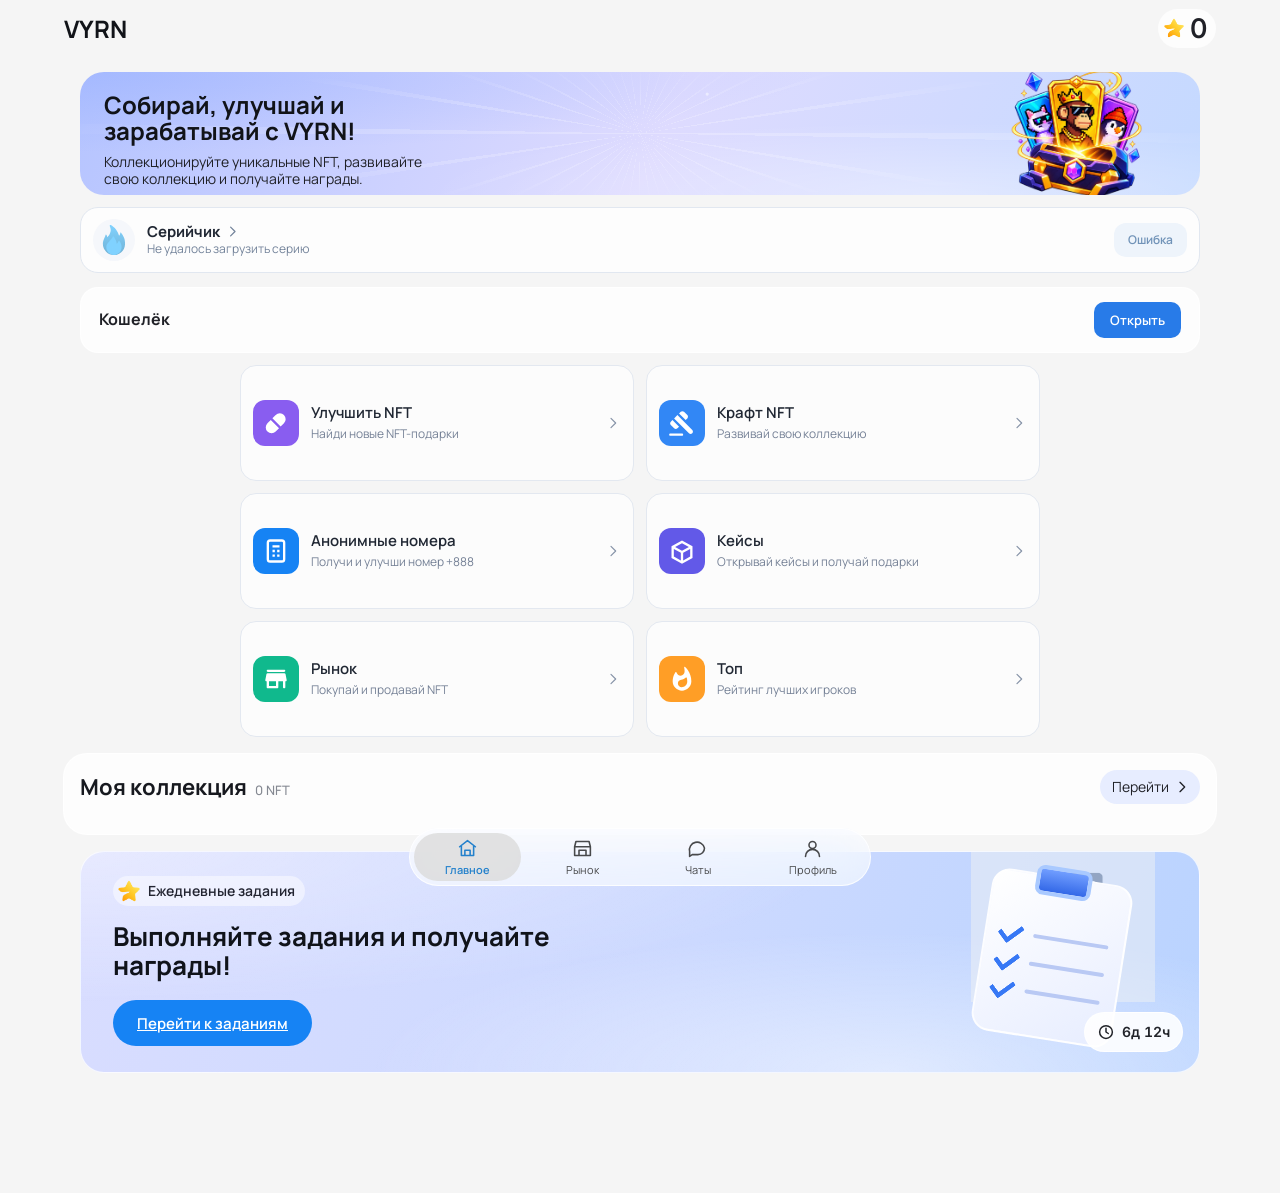
<file: index.html>
<!doctype html>
<html lang="ru">
<head>
  <meta charset="utf-8">
  <meta name="viewport" content="width=device-width, initial-scale=1">
  <title>VYRN</title>
  <link rel="preconnect" href="https://fonts.googleapis.com">
  <link rel="preconnect" href="https://fonts.gstatic.com" crossorigin>
  <link href="https://fonts.googleapis.com/css2?family=Inter:wght@400;500;600;700&family=Manrope:wght@400;500;600;700&display=swap" rel="stylesheet">
  <link rel="stylesheet" href="style.css?v=starter-gift-v5">
  <script src="https://telegram.org/js/telegram-web-app.js"></script>
  <script src="supabase-client-config.js?v=wallet-balance-read-20261018" defer></script>
  <script src="supabase-api.js?v=daily-login-streak-v1" defer></script>
  <script src="nav-transition.js?v=asset-callout-guard-v1" defer></script>
  <script src="script.js?v=collection-value-source-v1" defer></script>
  <script src="starter-gift.js?v=starter-gift-v8" defer></script>
</head>
<body>
  <header class="site-header">
    <a class="brand" href="#home" aria-label="VYRN, главная">VYRN</a>
    <a class="star-balance" href="wallet.html?openTopup=1" aria-label="Баланс: 0 звёзд">
      <img src="./assets/stars.png" alt="" aria-hidden="true">
      <span>0</span>
    </a>
  </header>
  <main id="home">
    <section class="welcome-hero" aria-labelledby="welcome-title">
      <div class="welcome-copy">
        <h1 id="welcome-title">Собирай, улучшай и зарабатывай с VYRN!</h1>
        <p class="welcome-description">Коллекционируйте уникальные NFT, развивайте свою коллекцию и получайте награды.</p>
      </div>
      <img class="welcome-art" src="./assets/logo/mainlogo.png" alt="Коллекция VYRN: NFT-карты и сундук с сокровищами">
    </section>
    <section class="login-streak-card" aria-label="Серийчик" data-login-streak aria-busy="true">
      <span class="login-streak-icon">
        <img src="./assets/svg/fire1.svg" alt="" aria-hidden="true">
      </span>
      <div class="login-streak-copy">
        <div class="login-streak-heading">
          <h2>Серийчик</h2>
          <svg viewBox="0 0 24 24" aria-hidden="true"><path d="m9 5 7 7-7 7" /></svg>
        </div>
        <p data-login-streak-details>Загрузка серии…</p>
      </div>
      <span class="login-streak-status" data-login-streak-status>Активен</span>
    </section>
    <section class="resource-panel" aria-label="Кошелёк">
      <header class="resource-panel-header">
        <h2>Кошелёк</h2>
        <a class="wallet-open" href="wallet.html">Открыть</a>
      </header>
    </section>
    <section class="home-action-grid" aria-label="Разделы VYRN">
      <a class="home-action-card" href="upgrade/upgrade.html">
        <span class="home-action-icon is-capsule" aria-hidden="true">
          <svg viewBox="-7 -1.5 24 24"><path d="M10 9.858H0v-4a5 5 0 1 1 10 0v4zm0 2v4a5 5 0 0 1-10 0v-4h10z" /></svg>
        </span>
        <span class="home-action-copy"><strong>Улучшить NFT</strong><span>Найди новые NFT-подарки</span></span>
        <svg class="home-action-chevron" viewBox="0 0 24 24" aria-hidden="true"><path d="m9 5 7 7-7 7" /></svg>
      </a>
      <a class="home-action-card" href="gift/gift-craft.html">
        <span class="home-action-icon is-upgrade" aria-hidden="true">
          <svg viewBox="0 0 24 24"><path d="M2 21h10c.55 0 1 .45 1 1s-.45 1-1 1H2c-.55 0-1-.45-1-1s.45-1 1-1ZM5.24 8.07l2.83-2.83L20.8 17.97c.78.78.78 2.05 0 2.83s-2.05.78-2.83 0L5.24 8.07Zm8.49-5.66 2.83 2.83c.78.78.78 2.05 0 2.83l-1.42 1.42-5.65-5.66 1.41-1.41c.78-.79 2.05-.79 2.83-.01ZM3.83 9.48l5.66 5.66-1.41 1.41c-.78.78-2.05.78-2.83 0l-2.83-2.83c-.78-.78-.78-2.05 0-2.83l1.41-1.41Z" /></svg>
        </span>
        <span class="home-action-copy"><strong>Крафт NFT</strong><span>Развивай свою коллекцию</span></span>
        <svg class="home-action-chevron" viewBox="0 0 24 24" aria-hidden="true"><path d="m9 5 7 7-7 7" /></svg>
      </a>
      <a class="home-action-card" href="anon-numbers/anon-numbers.html">
        <span class="home-action-icon is-anonymous-number" aria-hidden="true">
          <svg viewBox="0 0 24 24"><path d="M7 2h10a3 3 0 0 1 3 3v14a3 3 0 0 1-3 3H7a3 3 0 0 1-3-3V5a3 3 0 0 1 3-3Zm0 2a1 1 0 0 0-1 1v14a1 1 0 0 0 1 1h10a1 1 0 0 0 1-1V5a1 1 0 0 0-1-1H7Zm2 3h6v2H9V7Zm0 4h2v2H9v-2Zm4 0h2v2h-2v-2Zm-4 4h2v2H9v-2Zm4 0h2v2h-2v-2Z"/></svg>
        </span>
        <span class="home-action-copy"><strong>Анонимные номера</strong><span>Получи и улучши номер +888</span></span>
        <svg class="home-action-chevron" viewBox="0 0 24 24" aria-hidden="true"><path d="m9 5 7 7-7 7" /></svg>
      </a>
      <a class="home-action-card" href="cases/cases.html">
        <span class="home-action-icon is-cases" aria-hidden="true">
          <svg viewBox="0 0 24 24"><path d="m3 8 9-5 9 5v10l-9 5-9-5V8Zm9-2.7L6.1 8.5 12 11.8l5.9-3.3L12 5.3ZM5 10.2v6.6l6 3.3v-6.6l-6-3.3Zm8 9.9 6-3.3v-6.6l-6 3.3v6.6Z" /></svg>
        </span>
        <span class="home-action-copy"><strong>Кейсы</strong><span>Открывай кейсы и получай подарки</span></span>
        <svg class="home-action-chevron" viewBox="0 0 24 24" aria-hidden="true"><path d="m9 5 7 7-7 7" /></svg>
      </a>
      <a class="home-action-card" href="market.html">
        <span class="home-action-icon is-market" aria-hidden="true">
          <svg viewBox="0 0 24 24"><path d="M5 6h14c.55 0 1-.45 1-1s-.45-1-1-1H5c-.55 0-1 .45-1 1s.45 1 1 1Zm15.16 1.8c-.09-.46-.5-.8-.98-.8H4.82c-.48 0-.89.34-.98.8l-1 5c-.12.62.35 1.2.98 1.2H4v5c0 .55.45 1 1 1h8c.55 0 1-.45 1-1v-5h4v5c0 .55.45 1 1 1s1-.45 1-1v-5h.18c.63 0 1.1-.58.98-1.2l-1-5ZM12 18H6v-4h6v4Z" /></svg>
        </span>
        <span class="home-action-copy"><strong>Рынок</strong><span>Покупай и продавай NFT</span></span>
        <svg class="home-action-chevron" viewBox="0 0 24 24" aria-hidden="true"><path d="m9 5 7 7-7 7" /></svg>
      </a>
      <a class="home-action-card" href="top.html">
        <span class="home-action-icon is-tournament" aria-hidden="true">
          <svg viewBox="0 0 24 24"><path d="M17.09 4.56c-.7-1.03-1.5-1.99-2.4-2.85-.35-.34-.94-.02-.84.46.19.94.39 2.18.39 3.29 0 2.06-1.35 3.73-3.41 3.73-1.54 0-2.8-.93-3.35-2.26-.1-.2-.14-.32-.2-.54-.11-.42-.66-.55-.9-.18-.18.27-.35.54-.51.83C4.68 9.08 4 11.46 4 14c0 4.42 3.58 8 8 8s8-3.58 8-8c0-3.49-1.08-6.73-2.91-9.44ZM11.71 19c-1.78 0-3.22-1.4-3.22-3.14 0-1.62 1.05-2.76 2.81-3.12 1.47-.3 2.98-.93 4.03-1.92.28-.26.74-.14.82.23.23 1.02.35 2.08.35 3.15.01 2.65-2.14 4.8-4.79 4.8Z" /></svg>
        </span>
        <span class="home-action-copy"><strong>Топ</strong><span>Рейтинг лучших игроков</span></span>
        <svg class="home-action-chevron" viewBox="0 0 24 24" aria-hidden="true"><path d="m9 5 7 7-7 7" /></svg>
      </a>
    </section>
    <section class="collection-panel" aria-labelledby="collection-title">
      <header class="collection-heading">
        <div class="collection-title-group">
          <h2 id="collection-title">Моя коллекция</h2>
          <span class="collection-total" aria-label="Количество NFT"></span>
        </div>
        <a class="collection-link" href="profile.html">
          <span>Перейти</span>
          <svg viewBox="0 0 24 24" aria-hidden="true"><path d="m9 5 7 7-7 7" /></svg>
        </a>
      </header>
      <div class="collection-preview-grid" aria-label="Превью коллекции"></div>
    </section>
    <section class="daily-quests" aria-labelledby="daily-quests-title">
      <div class="daily-quests-copy">
        <p class="daily-quests-badge"><img src="./assets/stars.png" alt="" aria-hidden="true"> Ежедневные задания</p>
        <h2 id="daily-quests-title">Выполняйте задания и получайте награды!</h2>
        <a class="daily-quests-action" href="daily-tasks.html">Перейти к заданиям</a>
      </div>
      <div class="daily-quests-art" aria-hidden="true">
        <img class="daily-quests-gem-effect" src="./assets/placeholder.png" alt="">
        <div class="daily-clipboard">
          <span class="daily-clipboard-clip"></span>
          <span class="daily-check-row"><span class="daily-checkmark"></span><span class="daily-rule"></span></span>
          <span class="daily-check-row"><span class="daily-checkmark"></span><span class="daily-rule"></span></span>
          <span class="daily-check-row"><span class="daily-checkmark"></span><span class="daily-rule"></span></span>
        </div>
      </div>
      <div class="daily-quests-timer" aria-label="До завершения заданий: 6 дней 12 часов">
        <svg viewBox="0 0 24 24" aria-hidden="true"><circle cx="12" cy="12" r="8.5"/><path d="M12 7v5l3 2"/></svg>
        <span>6д 12ч</span>
      </div>
    </section>
  </main>
  <nav class="bottom-nav" aria-label="Основная навигация">
    <span class="nav-indicator" aria-hidden="true"></span>
    <button class="nav-button is-active" type="button" aria-pressed="true">
      <svg viewBox="0 0 24 24" aria-hidden="true"><path d="m3 10 9-7 9 7M5 9v11h14V9M9 20v-6h6v6" /></svg>
      <span>Главное</span>
    </button>
    <a class="nav-button" href="market.html">
      <svg viewBox="0 0 24 24" aria-hidden="true"><path d="M3 10h18l-1.5-6h-15L3 10Zm0 0v10h18V10M8 20v-6h8v6" /></svg>
      <span>Рынок</span>
    </a>
    <a class="nav-button" href="chats.html">
      <svg viewBox="0 0 24 24" aria-hidden="true"><path d="M20 11.5a7.5 7.5 0 0 1-7.5 7.5H6l-3 2v-5.5A7.5 7.5 0 1 1 20 11.5Z" /></svg>
      <span>Чаты</span>
    </a>
    <a class="nav-button" href="profile.html">
      <svg viewBox="0 0 24 24" aria-hidden="true"><circle cx="12" cy="8" r="4" /><path d="M4 21a8 8 0 0 1 16 0" /></svg>
      <span>Профиль</span>
    </a>
  </nav>
</body>
</html>
</file>
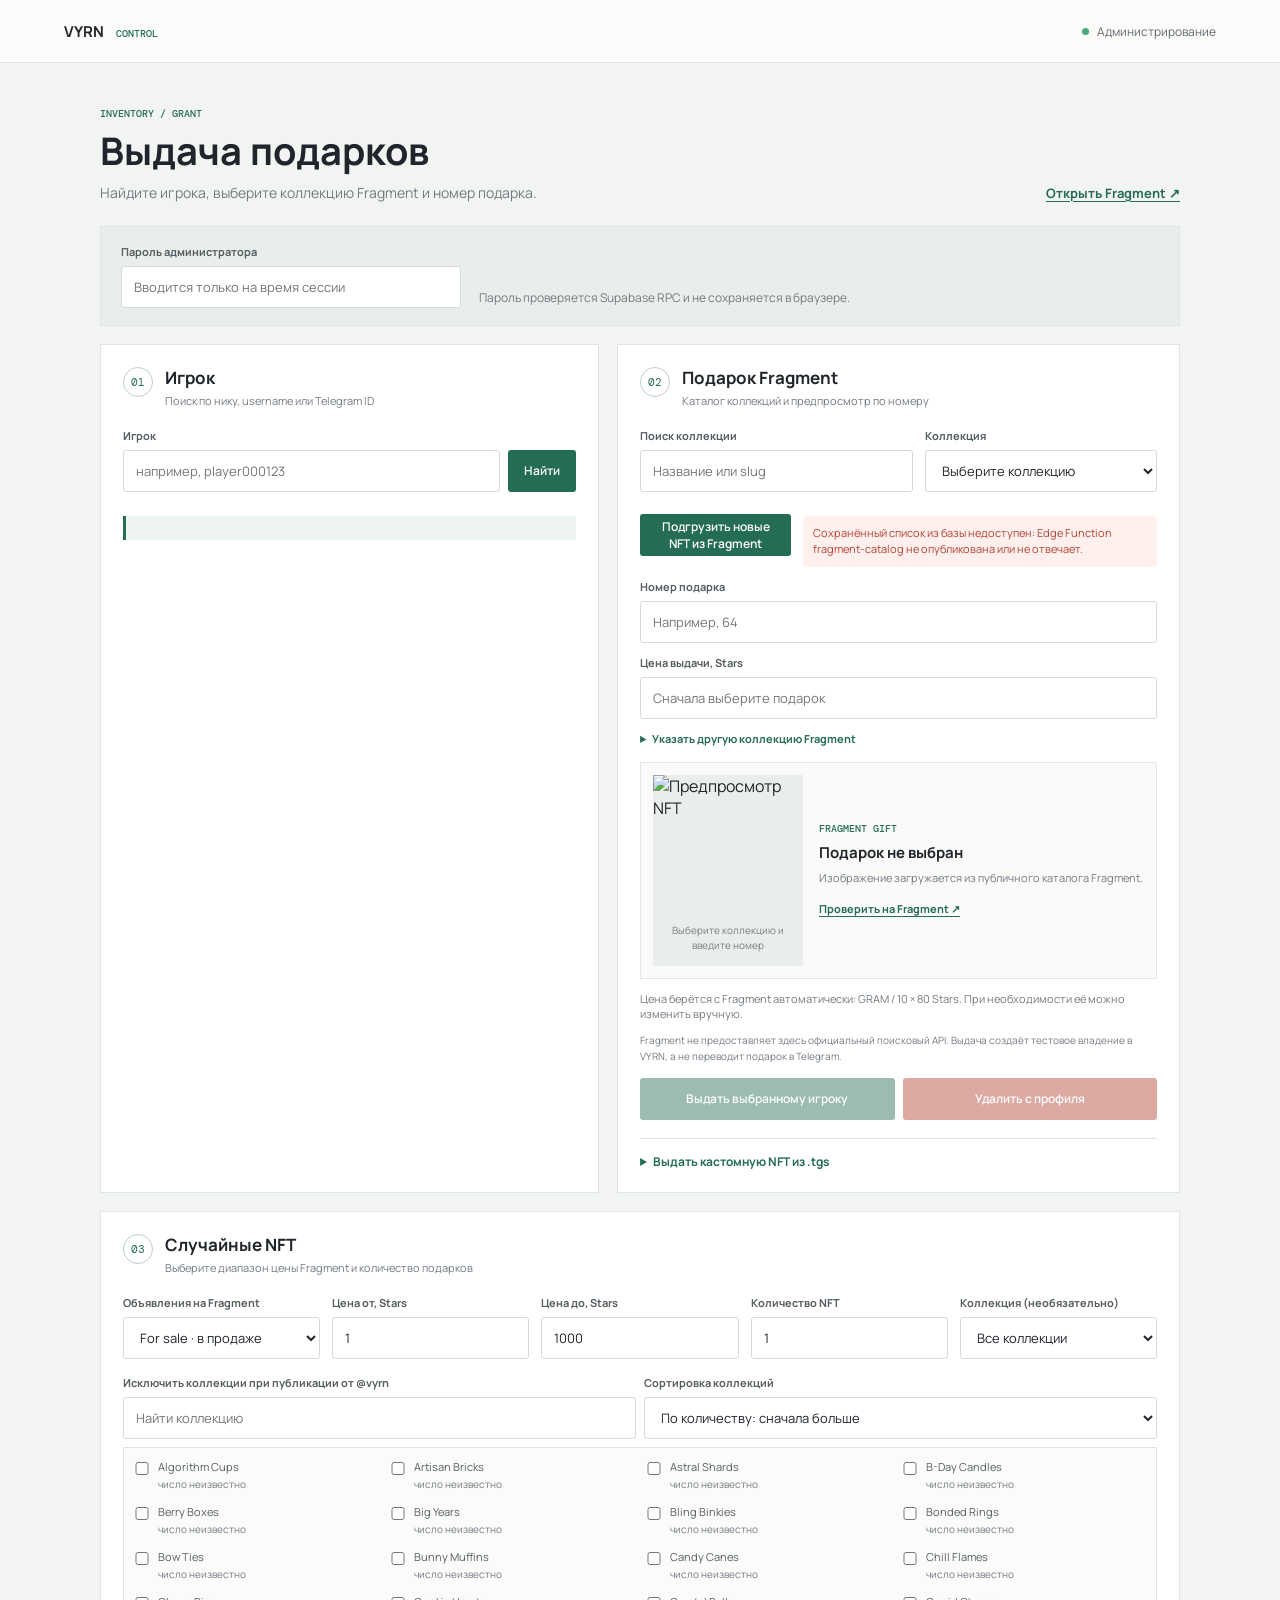
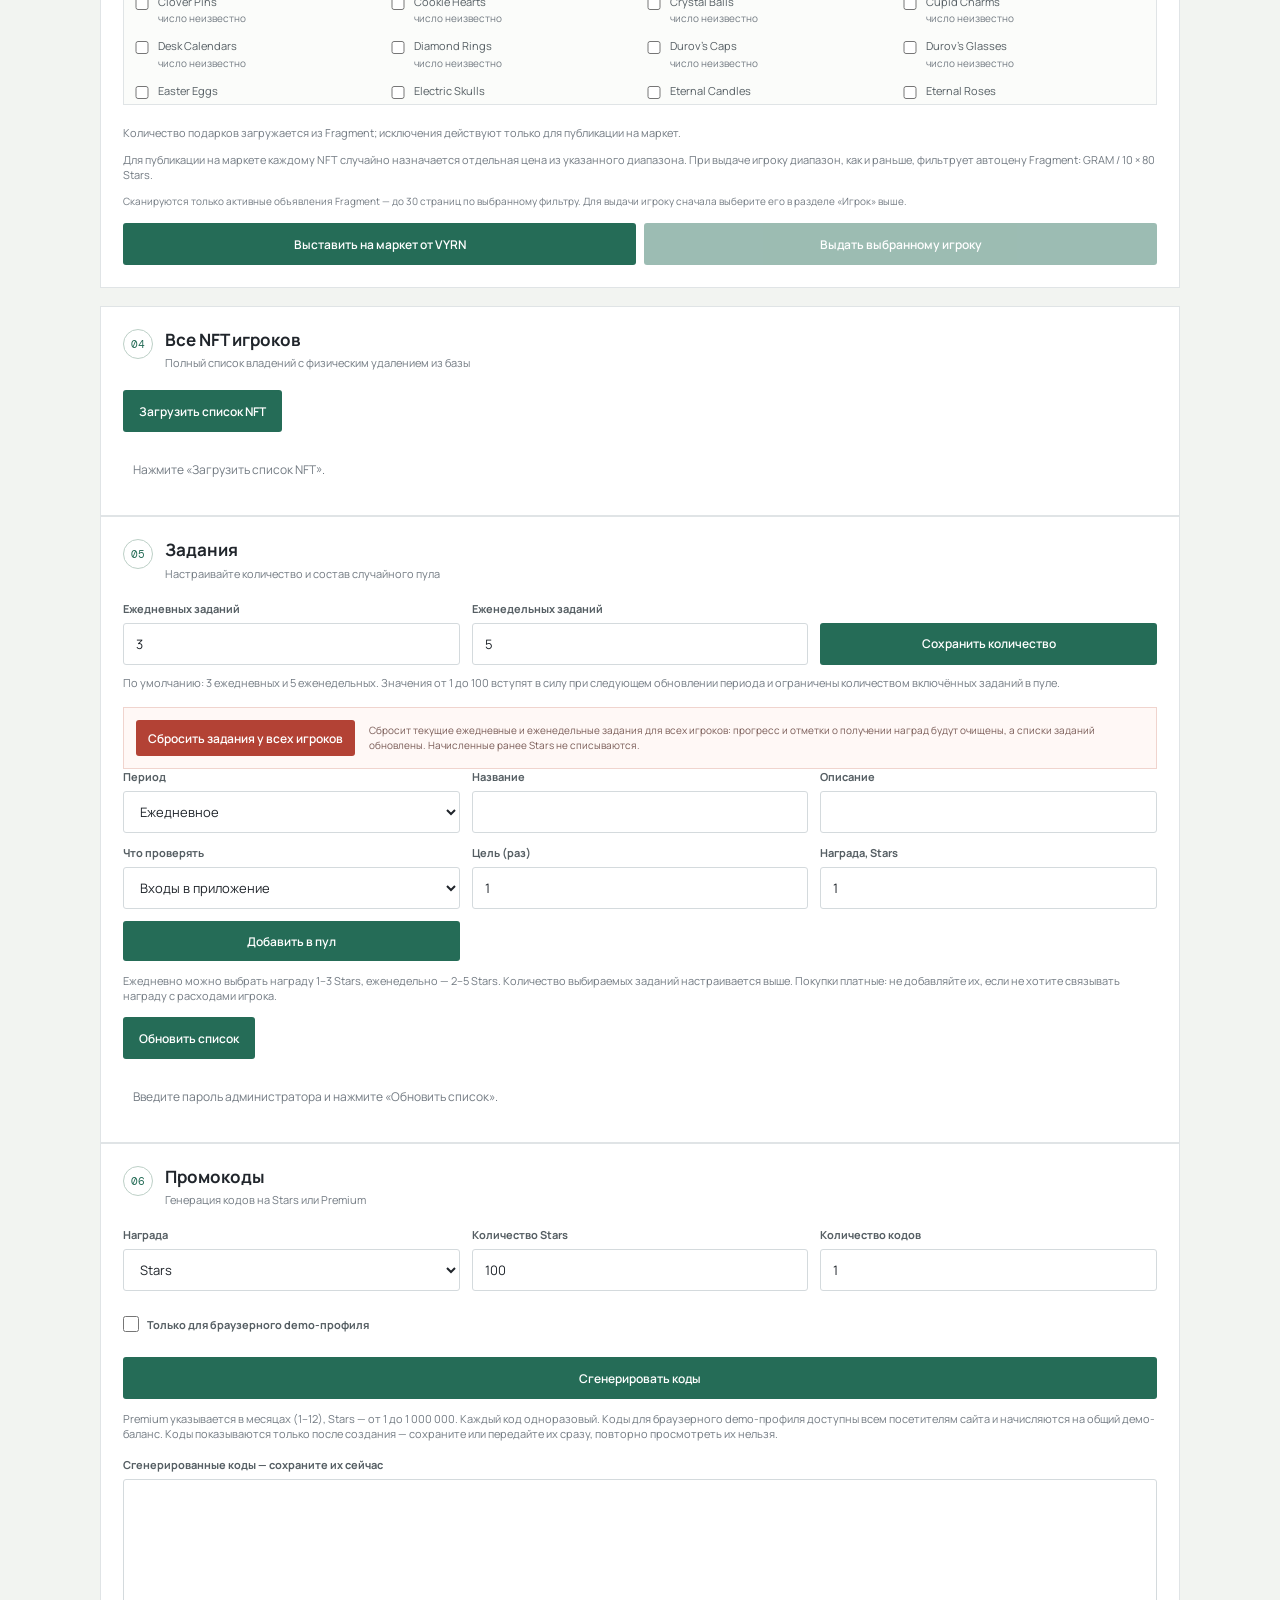
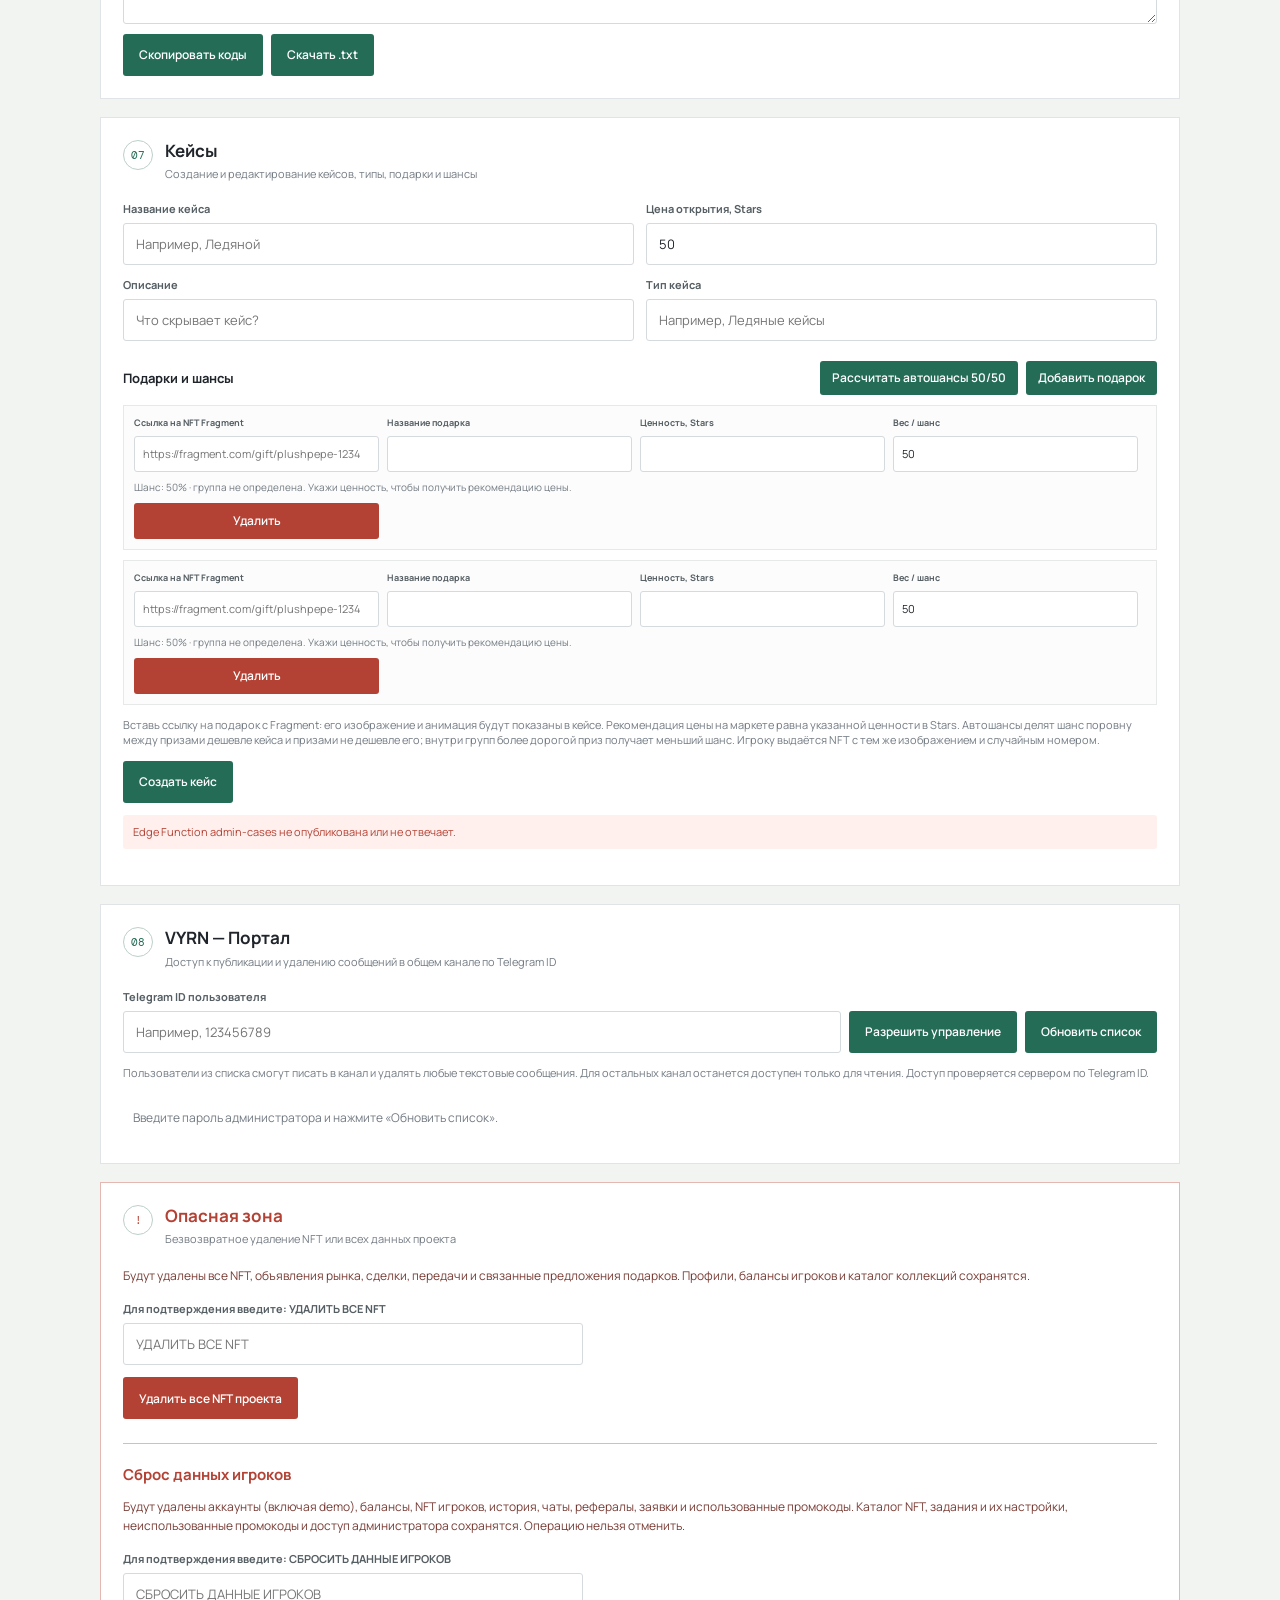
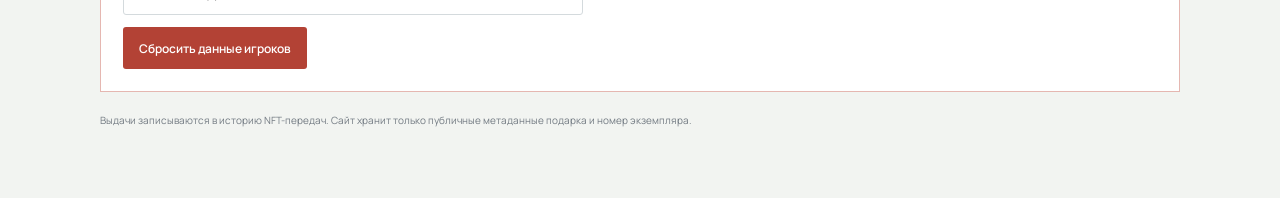
<file: admin.html>
<!doctype html>
<html lang="ru">
<head>
  <meta charset="utf-8">
  <meta name="viewport" content="width=device-width, initial-scale=1">
  <title>Администрирование | VYRN</title>
  <link rel="preconnect" href="https://fonts.googleapis.com">
  <link rel="preconnect" href="https://fonts.gstatic.com" crossorigin>
  <link href="https://fonts.googleapis.com/css2?family=DM+Mono:wght@400;500&family=Inter:wght@400;500;600;700&family=Manrope:wght@400;500;600;700&display=swap" rel="stylesheet">
  <link rel="stylesheet" href="style.css?v=premium-badge-click-v1">
  <link rel="stylesheet" href="admin.css?v=random-market-collection-count-sort-v1">
  <script src="supabase-client-config.js?v=admin-panel-number-media-20261018" defer></script>
  <script src="admin.js?v=asset-callout-guard-v1" defer></script>
</head>
<body class="admin-page">
  <header class="admin-header">
    <a class="admin-brand" href="index.html">VYRN <span>CONTROL</span></a>
    <div class="admin-header-meta"><span class="admin-live-dot"></span> Администрирование</div>
  </header>
  <main class="admin-layout">
    <section class="admin-title-row">
      <div>
        <p class="admin-kicker">INVENTORY / GRANT</p>
        <h1>Выдача подарков</h1>
        <p class="admin-subtitle">Найдите игрока, выберите коллекцию Fragment и номер подарка.</p>
      </div>
      <a class="admin-fragment-link" href="https://fragment.com/gifts" target="_blank" rel="noopener noreferrer">Открыть Fragment ↗</a>
    </section>

    <section class="admin-auth-strip" aria-label="Доступ администратора">
      <label class="admin-field admin-password-field">
        <span>Пароль администратора</span>
        <input class="admin-password" type="password" autocomplete="current-password" placeholder="Вводится только на время сессии">
      </label>
      <p class="admin-auth-note">Пароль проверяется Supabase RPC и не сохраняется в браузере.</p>
    </section>

    <div class="admin-workspace">
      <section class="admin-section admin-player-section" aria-labelledby="player-heading">
        <div class="admin-section-heading">
          <span class="admin-step">01</span>
          <div><h2 id="player-heading">Игрок</h2><p>Поиск по нику, username или Telegram ID</p></div>
        </div>
        <form class="admin-player-search-form">
          <label class="admin-field">
            <span>Игрок</span>
            <input class="admin-player-query" type="search" autocomplete="off" placeholder="например, player000123" minlength="2" required>
          </label>
          <button class="admin-button admin-search-button" type="submit">Найти</button>
        </form>
        <p class="admin-status admin-player-status" role="status" hidden></p>
        <div class="admin-player-results" aria-live="polite"></div>
        <div class="admin-selected-player" hidden></div>
      </section>

      <section class="admin-section admin-gift-section" aria-labelledby="gift-heading">
        <div class="admin-section-heading">
          <span class="admin-step">02</span>
          <div><h2 id="gift-heading">Подарок Fragment</h2><p>Каталог коллекций и предпросмотр по номеру</p></div>
        </div>
        <div class="admin-gift-fields">
          <label class="admin-field">
            <span>Поиск коллекции</span>
            <input class="admin-collection-query" type="search" autocomplete="off" placeholder="Название или slug">
          </label>
          <label class="admin-field">
            <span>Коллекция</span>
            <select class="admin-collection-select" aria-label="Коллекция Fragment"></select>
          </label>
          <div class="admin-catalog-toolbar">
            <button class="admin-button admin-sync-catalog-button" type="button">Подгрузить новые NFT из Fragment</button>
            <p class="admin-status admin-catalog-status" role="status" hidden></p>
          </div>
          <label class="admin-field admin-number-field">
            <span>Номер подарка</span>
            <input class="admin-gift-number" type="number" min="1" step="1" inputmode="numeric" placeholder="Например, 64">
          </label>
          <label class="admin-field admin-price-field">
            <span>Цена выдачи, Stars</span>
            <input class="admin-gift-price" type="number" min="1" step="1" inputmode="numeric" placeholder="Загрузка цены Fragment…">
          </label>
        </div>
        <details class="admin-custom-collection">
          <summary>Указать другую коллекцию Fragment</summary>
          <div class="admin-custom-fields">
            <label class="admin-field"><span>Slug из URL коллекции</span><input class="admin-custom-slug" type="text" pattern="[a-zA-Z0-9]+" autocomplete="off" placeholder="например, plushpepe"></label>
            <label class="admin-field"><span>Название</span><input class="admin-custom-name" type="text" maxlength="100" autocomplete="off" placeholder="например, Plush Pepe"></label>
          </div>
        </details>
        <article class="admin-gift-preview" aria-live="polite">
          <div class="admin-preview-art"><img class="admin-preview-image" alt="Предпросмотр NFT" hidden><span class="admin-preview-placeholder">Выберите коллекцию и введите номер</span></div>
          <div class="admin-preview-copy">
            <p class="admin-preview-kicker">FRAGMENT GIFT</p>
            <h3 class="admin-preview-title">Подарок не выбран</h3>
            <p class="admin-preview-description">Изображение загружается из публичного каталога Fragment.</p>
            <a class="admin-preview-link" href="https://fragment.com/gifts" target="_blank" rel="noopener noreferrer" hidden>Проверить на Fragment ↗</a>
          </div>
        </article>
        <p class="admin-price-note">Цена берётся с Fragment автоматически: GRAM / 10 × 80 Stars. При необходимости её можно изменить вручную.</p>
        <p class="admin-fragment-note">Fragment не предоставляет здесь официальный поисковый API. Выдача создаёт тестовое владение в VYRN, а не переводит подарок в Telegram.</p>
        <p class="admin-status admin-grant-status" role="status" hidden></p>
        <div class="admin-gift-actions">
          <button class="admin-button admin-grant-button" type="button" disabled>Выдать выбранному игроку</button>
          <button class="admin-button admin-remove-button" type="button" disabled>Удалить с профиля</button>
        </div>
        <details class="admin-custom-nft">
          <summary>Выдать кастомную NFT из .tgs</summary>
          <div class="admin-custom-nft-fields">
            <label class="admin-field">
              <span>Коллекция</span>
              <input class="admin-custom-nft-collection" type="text" maxlength="100" autocomplete="off" placeholder="Например, VYRN Originals" required>
            </label>
            <label class="admin-field">
              <span>Название NFT</span>
              <input class="admin-custom-nft-name" type="text" maxlength="100" autocomplete="off" placeholder="Например, VYRN Dragon" required>
            </label>
            <label class="admin-field">
              <span>Номер подарка</span>
              <input class="admin-custom-nft-number" type="number" min="1" max="999999999999" step="1" inputmode="numeric" placeholder="Например, 64" required>
            </label>
            <label class="admin-field">
              <span>Файл из ./nft/</span>
              <select class="admin-custom-nft-animation" required>
                <option value="">Загрузка файлов…</option>
              </select>
            </label>
            <label class="admin-field">
              <span>Превью, необязательно (HTTPS)</span>
              <input class="admin-custom-nft-preview" type="url" autocomplete="url" placeholder="https://example.com/nft/dragon.webp">
            </label>
            <label class="admin-field">
              <span>Оценка, Stars</span>
              <input class="admin-custom-nft-price" type="number" min="1" step="1" inputmode="numeric" value="80" required>
            </label>
          </div>
          <p class="admin-price-note">Файлы берутся из каталога проекта ./nft/. Новые файлы добавляй в список nft/catalog.json.</p>
          <button class="admin-button admin-custom-nft-grant-button" type="button" disabled>Выдать кастомную NFT</button>
          <p class="admin-status admin-custom-nft-status" role="status" hidden></p>
        </details>
      </section>
    </div>
    <section class="admin-section admin-random-section" aria-labelledby="random-heading">
      <div class="admin-section-heading">
        <span class="admin-step">03</span>
        <div><h2 id="random-heading">Случайные NFT</h2><p>Выберите диапазон цены Fragment и количество подарков</p></div>
      </div>
      <div class="admin-random-fields">
        <label class="admin-field">
          <span>Объявления на Fragment</span>
          <select class="admin-random-filter" aria-label="Тип объявлений Fragment">
            <option value="sale">For sale · в продаже</option>
            <option value="auction">Auction · аукцион</option>
            <option value="both">For sale + Auction</option>
          </select>
        </label>
        <label class="admin-field">
          <span>Цена от, Stars</span>
          <input class="admin-random-min-price" type="number" min="1" max="9007199254740991" step="1" value="1" required>
        </label>
        <label class="admin-field">
          <span>Цена до, Stars</span>
          <input class="admin-random-max-price" type="number" min="1" max="9007199254740991" step="1" value="1000" required>
        </label>
        <label class="admin-field">
          <span>Количество NFT</span>
          <input class="admin-random-quantity" type="number" min="1" max="30" step="1" value="1" required>
        </label>
        <label class="admin-field admin-random-collection-field">
          <span>Коллекция (необязательно)</span>
          <select class="admin-random-collection-select" aria-label="Коллекция для случайного выбора">
            <option value="">Все коллекции</option>
          </select>
        </label>
      </div>
      <div class="admin-random-exclusions">
        <label class="admin-field" for="admin-random-exclusion-search">
          <span>Исключить коллекции при публикации от @vyrn</span>
          <input id="admin-random-exclusion-search" class="admin-random-exclusion-search" type="search" placeholder="Найти коллекцию">
        </label>
        <label class="admin-field">
          <span>Сортировка коллекций</span>
          <select class="admin-random-exclusion-sort" aria-label="Сортировка коллекций для исключения">
            <option value="count-desc">По количеству: сначала больше</option>
            <option value="count-asc">По количеству: сначала меньше</option>
            <option value="name">По названию</option>
          </select>
        </label>
        <div class="admin-random-exclusion-list" role="group" aria-label="Коллекции, исключённые из публикации от VYRN">
          <p class="admin-empty-result">Сначала загрузите каталог коллекций.</p>
        </div>
        <p class="admin-price-note admin-random-exclusion-count">Исключения применяются только при публикации на маркет.</p>
      </div>
      <p class="admin-price-note">Для публикации на маркете каждому NFT случайно назначается отдельная цена из указанного диапазона. При выдаче игроку диапазон, как и раньше, фильтрует автоцену Fragment: GRAM / 10 × 80 Stars.</p>
      <p class="admin-fragment-note">Сканируются только активные объявления Fragment — до 30 страниц по выбранному фильтру. Для выдачи игроку сначала выберите его в разделе «Игрок» выше.</p>
      <p class="admin-status admin-random-status" role="status" hidden></p>
      <div class="admin-random-actions">
        <button class="admin-button admin-random-market-button" type="button">Выставить на маркет от VYRN</button>
        <button class="admin-button admin-random-player-button" type="button">Выдать выбранному игроку</button>
      </div>
    </section>
    <section class="admin-section admin-inventory-section" aria-labelledby="inventory-heading">
      <div class="admin-section-heading">
        <span class="admin-step">04</span>
        <div><h2 id="inventory-heading">Все NFT игроков</h2><p>Полный список владений с физическим удалением из базы</p></div>
      </div>
      <div class="admin-inventory-toolbar">
        <button class="admin-button admin-load-inventory-button" type="button">Загрузить список NFT</button>
        <p class="admin-status admin-inventory-status" role="status" hidden></p>
      </div>
      <div class="admin-inventory-list" aria-live="polite">
        <p class="admin-empty-result">Нажмите «Загрузить список NFT».</p>
      </div>
    </section>
    <section class="admin-section admin-tasks-section" aria-labelledby="tasks-heading">
      <div class="admin-section-heading">
        <span class="admin-step">05</span>
        <div><h2 id="tasks-heading">Задания</h2><p>Настраивайте количество и состав случайного пула</p></div>
      </div>
      <form class="admin-task-count-form">
        <label class="admin-field">
          <span>Ежедневных заданий</span>
          <input class="admin-daily-task-count" type="number" min="1" max="100" step="1" value="3" required>
        </label>
        <label class="admin-field">
          <span>Еженедельных заданий</span>
          <input class="admin-weekly-task-count" type="number" min="1" max="100" step="1" value="5" required>
        </label>
        <button class="admin-button admin-task-count-save-button" type="submit">Сохранить количество</button>
      </form>
      <p class="admin-task-settings-hint">По умолчанию: 3 ежедневных и 5 еженедельных. Значения от 1 до 100 вступят в силу при следующем обновлении периода и ограничены количеством включённых заданий в пуле.</p>
      <div class="admin-task-reset">
        <button class="admin-button admin-task-reset-button" type="button">Сбросить задания у всех игроков</button>
        <p>Сбросит текущие ежедневные и еженедельные задания для всех игроков: прогресс и отметки о получении наград будут очищены, а списки заданий обновлены. Начисленные ранее Stars не списываются.</p>
      </div>
      <form class="admin-task-form">
        <label class="admin-field">
          <span>Период</span>
          <select class="admin-task-period">
            <option value="daily">Ежедневное</option>
            <option value="weekly">Еженедельное</option>
          </select>
        </label>
        <label class="admin-field">
          <span>Название</span>
          <input class="admin-task-title" type="text" maxlength="100" required>
        </label>
        <label class="admin-field">
          <span>Описание</span>
          <input class="admin-task-description" type="text" maxlength="180">
        </label>
        <label class="admin-field">
          <span>Что проверять</span>
          <select class="admin-task-event">
            <option value="visit_app">Входы в приложение</option>
            <option value="visit_home">Посещение главной</option>
            <option value="visit_profile">Посещение профиля</option>
            <option value="visit_market">Посещение маркета</option>
            <option value="visit_chats">Посещение чатов</option>
            <option value="visit_daily_tasks">Посещение заданий</option>
            <option value="view_collection">Просмотр коллекции</option>
            <option value="view_nft">Просмотр карточек NFT</option>
            <option value="view_market_listing">Просмотр лотов</option>
            <option value="send_message">Отправленные сообщения</option>
            <option value="create_listing">Выставленные лоты</option>
            <option value="purchase_listing">Покупки на маркете</option>
          </select>
        </label>
        <label class="admin-field">
          <span>Цель (раз)</span>
          <input class="admin-task-target" type="number" min="1" max="1000" step="1" value="1" required>
        </label>
        <label class="admin-field">
          <span>Награда, Stars</span>
          <input class="admin-task-reward" type="number" min="1" max="3" step="1" value="1" required>
        </label>
        <button class="admin-button admin-task-add-button" type="submit">Добавить в пул</button>
      </form>
      <p class="admin-price-note">Ежедневно можно выбрать награду 1–3 Stars, еженедельно — 2–5 Stars. Количество выбираемых заданий настраивается выше. Покупки платные: не добавляйте их, если не хотите связывать награду с расходами игрока.</p>
      <div class="admin-task-toolbar">
        <button class="admin-button admin-task-refresh-button" type="button">Обновить список</button>
        <p class="admin-status admin-task-status" role="status" hidden></p>
      </div>
      <div class="admin-task-list" aria-live="polite">
        <p class="admin-empty-result">Введите пароль администратора и нажмите «Обновить список».</p>
      </div>
    </section>
    <section class="admin-section admin-promo-section" aria-labelledby="promo-heading">
      <div class="admin-section-heading">
        <span class="admin-step">06</span>
        <div><h2 id="promo-heading">Промокоды</h2><p>Генерация кодов на Stars или Premium</p></div>
      </div>
      <form class="admin-promo-form">
        <label class="admin-field">
          <span>Награда</span>
          <select class="admin-promo-reward-type">
            <option value="stars">Stars</option>
            <option value="premium">Premium</option>
          </select>
        </label>
        <label class="admin-field">
          <span class="admin-promo-value-label">Количество Stars</span>
          <input class="admin-promo-reward-value" type="number" min="1" max="1000000" step="1" value="100" required>
        </label>
        <label class="admin-field">
          <span>Количество кодов</span>
          <input class="admin-promo-count" type="number" min="1" max="500" step="1" value="1" required>
        </label>
        <label class="admin-field admin-promo-demo-option">
          <span><input class="admin-promo-browser-demo" type="checkbox"> Только для браузерного demo-профиля</span>
        </label>
        <button class="admin-button admin-promo-generate-button" type="submit">Сгенерировать коды</button>
      </form>
      <p class="admin-price-note">Premium указывается в месяцах (1–12), Stars — от 1 до 1 000 000. Каждый код одноразовый. Коды для браузерного demo-профиля доступны всем посетителям сайта и начисляются на общий демо-баланс. Коды показываются только после создания — сохраните или передайте их сразу, повторно просмотреть их нельзя.</p>
      <p class="admin-status admin-promo-status" role="status" hidden></p>
      <div class="admin-promo-result" hidden>
        <label class="admin-field">
          <span>Сгенерированные коды — сохраните их сейчас</span>
          <textarea class="admin-promo-codes" rows="6" readonly spellcheck="false"></textarea>
        </label>
        <div class="admin-promo-result-actions">
          <button class="admin-button admin-promo-copy-button" type="button">Скопировать коды</button>
          <button class="admin-button admin-promo-download-button" type="button">Скачать .txt</button>
        </div>
      </div>
    </section>
    <section class="admin-section admin-case-section" aria-labelledby="case-heading">
      <div class="admin-section-heading">
        <span class="admin-step">07</span>
        <div><h2 id="case-heading">Кейсы</h2><p>Создание и редактирование кейсов, типы, подарки и шансы</p></div>
      </div>
      <form class="admin-case-form">
        <div class="admin-case-fields">
          <label class="admin-field">
            <span>Название кейса</span>
            <input class="admin-case-title" type="text" maxlength="80" placeholder="Например, Ледяной" required>
          </label>
          <label class="admin-field">
            <span>Цена открытия, Stars</span>
            <input class="admin-case-price" type="number" min="1" max="1000000" step="1" value="50" required>
          </label>
          <label class="admin-field">
            <span>Описание</span>
            <input class="admin-case-description" type="text" maxlength="240" placeholder="Что скрывает кейс?">
          </label>
          <label class="admin-field">
            <span>Тип кейса</span>
            <input class="admin-case-type" type="text" maxlength="60" placeholder="Например, Ледяные кейсы">
          </label>
        </div>
        <div class="admin-case-prize-heading">
          <h3>Подарки и шансы</h3>
          <div class="admin-case-prize-actions">
            <button class="admin-button admin-case-auto-odds" type="button">Рассчитать автошансы 50/50</button>
            <button class="admin-button admin-case-add-prize" type="button">Добавить подарок</button>
          </div>
        </div>
        <div class="admin-case-prize-rows" aria-live="polite"></div>
        <p class="admin-price-note">Вставь ссылку на подарок с Fragment: его изображение и анимация будут показаны в кейсе. Рекомендация цены на маркете равна указанной ценности в Stars. Автошансы делят шанс поровну между призами дешевле кейса и призами не дешевле его; внутри групп более дорогой приз получает меньший шанс. Игроку выдаётся NFT с тем же изображением и случайным номером.</p>
        <button class="admin-button admin-case-submit" type="submit">Создать кейс</button>
        <button class="admin-button admin-case-cancel-edit" type="button" hidden>Отменить редактирование</button>
      </form>
      <p class="admin-status admin-case-status" role="status" hidden></p>
      <div class="admin-case-list" aria-live="polite">
        <p class="admin-empty-result">Загружаем кейсы…</p>
      </div>
    </section>
    <section class="admin-section admin-portal-section" aria-labelledby="portal-heading">
      <div class="admin-section-heading">
        <span class="admin-step">08</span>
        <div><h2 id="portal-heading">VYRN — Портал</h2><p>Доступ к публикации и удалению сообщений в общем канале по Telegram ID</p></div>
      </div>
      <form class="admin-portal-form">
        <label class="admin-field">
          <span>Telegram ID пользователя</span>
          <input class="admin-portal-telegram-id" type="number" min="1" max="9007199254740991" step="1" inputmode="numeric" placeholder="Например, 123456789" required>
        </label>
        <button class="admin-button admin-portal-add-button" type="submit">Разрешить управление</button>
        <button class="admin-button admin-portal-refresh-button" type="button">Обновить список</button>
      </form>
      <p class="admin-price-note">Пользователи из списка смогут писать в канал и удалять любые текстовые сообщения. Для остальных канал останется доступен только для чтения. Доступ проверяется сервером по Telegram ID.</p>
      <p class="admin-status admin-portal-status" role="status" hidden></p>
      <div class="admin-portal-manager-list" aria-live="polite">
        <p class="admin-empty-result">Введите пароль администратора и нажмите «Обновить список».</p>
      </div>
    </section>
    <section class="admin-section admin-danger-section" aria-labelledby="delete-all-nfts-heading">
      <div class="admin-section-heading">
        <span class="admin-step">!</span>
        <div><h2 id="delete-all-nfts-heading">Опасная зона</h2><p>Безвозвратное удаление NFT или всех данных проекта</p></div>
      </div>
      <p class="admin-danger-warning">Будут удалены все NFT, объявления рынка, сделки, передачи и связанные предложения подарков. Профили, балансы игроков и каталог коллекций сохранятся.</p>
      <label class="admin-field admin-delete-all-confirmation-field">
        <span>Для подтверждения введите: УДАЛИТЬ ВСЕ NFT</span>
        <input class="admin-delete-all-confirmation" type="text" autocomplete="off" spellcheck="false" placeholder="УДАЛИТЬ ВСЕ NFT">
      </label>
      <button class="admin-button admin-delete-all-nfts-button" type="button">Удалить все NFT проекта</button>
      <p class="admin-status admin-delete-all-status" role="status" hidden></p>
      <div class="admin-wipe-project">
        <h3>Сброс данных игроков</h3>
        <p class="admin-danger-warning">Будут удалены аккаунты (включая demo), балансы, NFT игроков, история, чаты, рефералы, заявки и использованные промокоды. Каталог NFT, задания и их настройки, неиспользованные промокоды и доступ администратора сохранятся. Операцию нельзя отменить.</p>
        <label class="admin-field admin-wipe-confirmation-field">
          <span>Для подтверждения введите: СБРОСИТЬ ДАННЫЕ ИГРОКОВ</span>
          <input class="admin-wipe-confirmation" type="text" autocomplete="off" spellcheck="false" placeholder="СБРОСИТЬ ДАННЫЕ ИГРОКОВ">
        </label>
        <button class="admin-button admin-wipe-project-button" type="button">Сбросить данные игроков</button>
        <p class="admin-status admin-wipe-project-status" role="status" hidden></p>
      </div>
    </section>
    <p class="admin-footnote">Выдачи записываются в историю NFT-передач. Сайт хранит только публичные метаданные подарка и номер экземпляра.</p>
  </main>
</body>
</html>
</file>
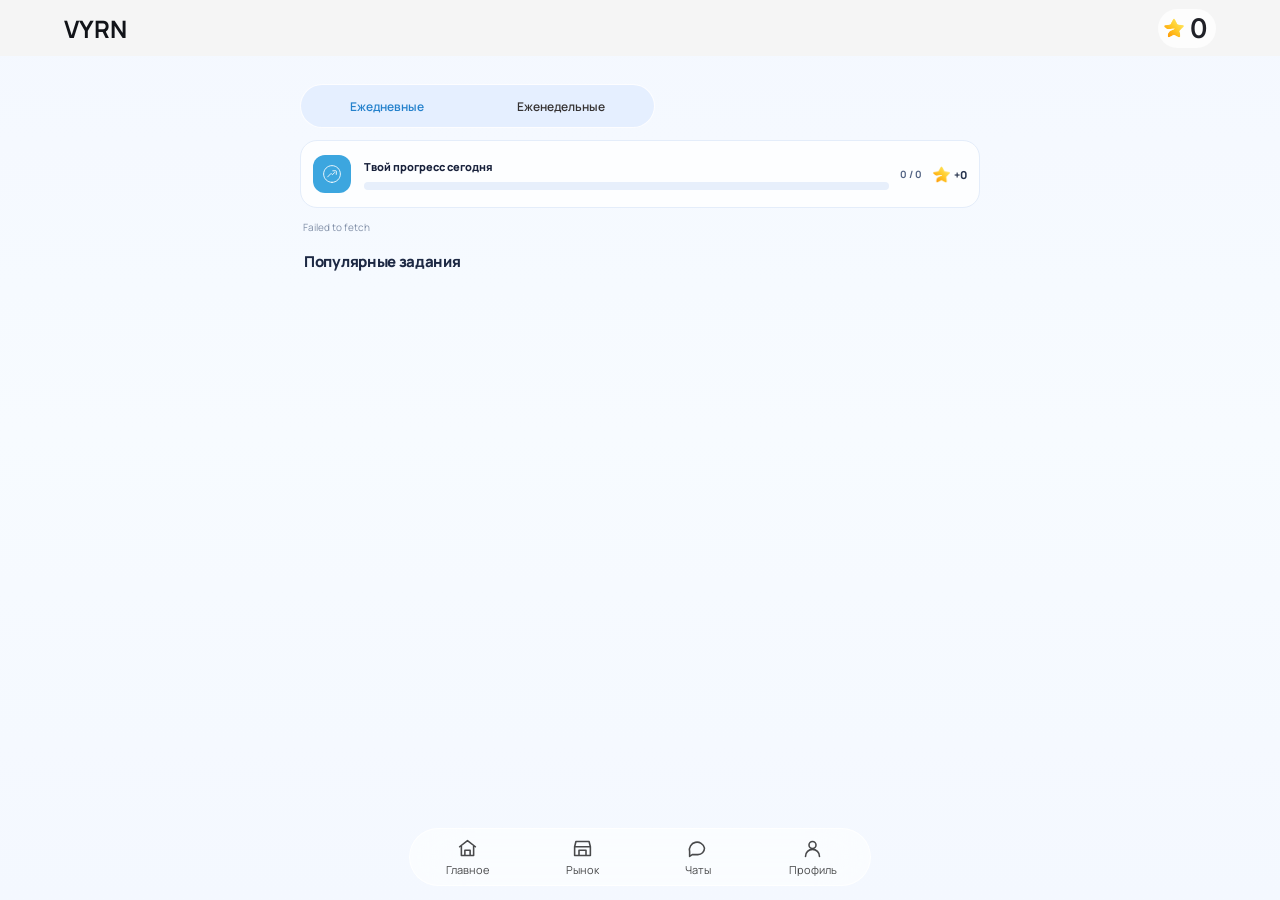
<file: daily-tasks.html>
<!doctype html>
<html lang="ru">
<head>
  <meta charset="utf-8">
  <meta name="viewport" content="width=device-width, initial-scale=1">
  <meta name="theme-color" content="#f4f8ff">
  <title>Ежедневные задания | VYRN</title>
  <link rel="preconnect" href="https://fonts.googleapis.com">
  <link rel="preconnect" href="https://fonts.gstatic.com" crossorigin>
  <link href="https://fonts.googleapis.com/css2?family=Inter:wght@400;500;600;700;800&family=Manrope:wght@400;500;600;700;800&display=swap" rel="stylesheet">
  <link rel="stylesheet" href="style.css?v=premium-badge-click-v1">
  <link rel="stylesheet" href="daily-tasks.css?v=daily-tasks-complete-v2">
  <script src="https://telegram.org/js/telegram-web-app.js"></script>
  <script src="supabase-client-config.js?v=wallet-balance-read-20261018" defer></script>
  <script src="supabase-api.js?v=daily-login-streak-v1" defer></script>
  <script src="nav-transition.js?v=asset-callout-guard-v1" defer></script>
  <script src="script.js?v=collection-value-source-v1" defer></script>
  <script src="daily-tasks.js?v=daily-tasks-complete-v1" defer></script>
</head>
<body class="daily-tasks-screen">
  <header class="site-header">
    <a class="brand" href="index.html#home" aria-label="VYRN, главная">VYRN</a>
    <a class="star-balance" href="wallet.html?openTopup=1" aria-label="Баланс: 0 звёзд">
      <img src="./assets/stars.png" alt="" aria-hidden="true">
      <span>0</span>
    </a>
  </header>
  <main class="daily-tasks-page">
    <div class="daily-tasks-tabs" role="tablist" aria-label="Период заданий">
      <span class="daily-tasks-tab-indicator" aria-hidden="true"></span>
      <button class="daily-tasks-tab is-active" id="daily-tab" type="button" role="tab" aria-selected="true" aria-controls="daily-panel" data-task-period="daily">Ежедневные</button>
      <button class="daily-tasks-tab" id="weekly-tab" type="button" role="tab" aria-selected="false" aria-controls="weekly-panel" data-task-period="weekly" tabindex="-1">Еженедельные</button>
    </div>

    <section class="daily-tasks-progress" aria-live="polite">
      <span class="daily-tasks-progress-icon" aria-hidden="true">
        <img src="./assets/svg/progress.svg" alt="">
      </span>
      <div class="daily-tasks-progress-copy">
        <strong data-progress-title>Твой прогресс сегодня</strong>
        <div class="daily-tasks-progress-track"><span data-progress-fill style="width:0%"></span></div>
      </div>
      <span class="daily-tasks-progress-count" data-progress-count>0 / 0</span>
      <span class="daily-tasks-progress-reward"><img src="./assets/stars.png" alt="" aria-hidden="true"><span data-progress-reward>+0</span></span>
    </section>

    <p class="daily-tasks-demo-note" role="status" aria-live="polite">Загружаем задания…</p>

    <section class="daily-tasks-panel" id="daily-panel" role="tabpanel" aria-labelledby="daily-tab" data-task-panel="daily">
      <div class="daily-tasks-section-heading">
        <h2>Популярные задания</h2>
        <span data-period-reset="daily"></span>
      </div>
      <div class="daily-task-list" data-task-list="daily" aria-live="polite"></div>
    </section>

    <section class="daily-tasks-panel" id="weekly-panel" role="tabpanel" aria-labelledby="weekly-tab" data-task-panel="weekly" hidden>
      <div class="daily-tasks-section-heading">
        <h2>Задания недели</h2>
        <span data-period-reset="weekly"></span>
      </div>
      <div class="daily-task-list" data-task-list="weekly" aria-live="polite"></div>
    </section>
  </main>
  <nav class="bottom-nav" aria-label="Основная навигация">
    <span class="nav-indicator" aria-hidden="true"></span>
    <a class="nav-button" href="index.html#home">
      <svg viewBox="0 0 24 24" aria-hidden="true"><path d="m3 10 9-7 9 7M5 9v11h14V9M9 20v-6h6v6" /></svg>
      <span>Главное</span>
    </a>
    <a class="nav-button" href="market.html">
      <svg viewBox="0 0 24 24" aria-hidden="true"><path d="M3 10h18l-1.5-6h-15L3 10Zm0 0v10h18V10M8 20v-6h8v6" /></svg>
      <span>Рынок</span>
    </a>
    <a class="nav-button" href="chats.html">
      <svg viewBox="0 0 24 24" aria-hidden="true"><path d="M20 11.5a7.5 7.5 0 0 1-7.5 7.5H6l-3 2v-5.5A7.5 7.5 0 1 1 20 11.5Z" /></svg>
      <span>Чаты</span>
    </a>
    <a class="nav-button" href="profile.html">
      <svg viewBox="0 0 24 24" aria-hidden="true"><circle cx="12" cy="8" r="4" /><path d="M4 21a8 8 0 0 1 16 0" /></svg>
      <span>Профиль</span>
    </a>
  </nav>
</body>
</html>
</file>
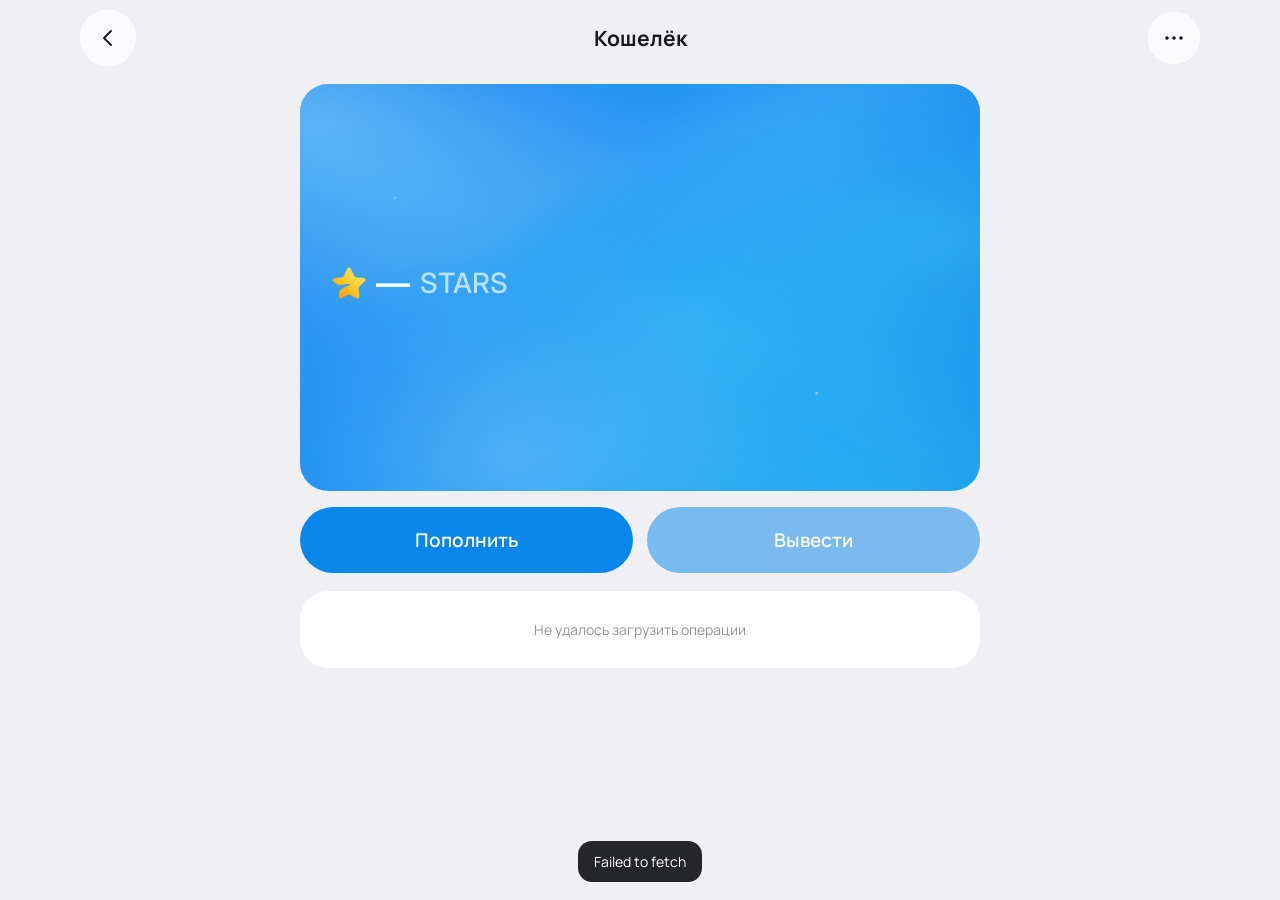
<file: wallet.html>
<!doctype html>
<html lang="ru">
<head>
  <meta charset="utf-8">
  <meta name="viewport" content="width=device-width, initial-scale=1">
  <meta name="theme-color" content="#f0eff4">
  <title>Деньги | VYRN</title>
  <link rel="preconnect" href="https://fonts.googleapis.com">
  <link rel="preconnect" href="https://fonts.gstatic.com" crossorigin>
  <link href="https://fonts.googleapis.com/css2?family=Inter:wght@400;500;600;700&family=Manrope:wght@400;500;600;700&display=swap" rel="stylesheet">
  <link rel="stylesheet" href="style.css?v=premium-badge-click-v1">
  <script src="https://telegram.org/js/telegram-web-app.js"></script>
  <script src="supabase-client-config.js?v=wallet-data-20261019" defer></script>
  <script src="supabase-api.js?v=daily-login-streak-v1" defer></script>
  <script src="nav-transition.js?v=asset-callout-guard-v1" defer></script>
  <script src="script.js?v=collection-value-source-v1" defer></script>
</head>
<body class="wallet-screen">
  <header class="wallet-header">
    <a class="wallet-back" href="index.html#home" aria-label="Назад">
      <svg viewBox="0 0 24 24" aria-hidden="true"><path d="m15 5-7 7 7 7" /></svg>
    </a>
    <h1>Кошелёк</h1>
    <div class="wallet-header-actions">
      <button class="wallet-header-button is-more" type="button" aria-label="Ещё" aria-expanded="false" aria-controls="wallet-more-menu">
        <svg viewBox="0 0 24 24" aria-hidden="true"><circle cx="5" cy="12" r="1.8"/><circle cx="12" cy="12" r="1.8"/><circle cx="19" cy="12" r="1.8"/></svg>
      </button>
      <div class="wallet-more-menu" id="wallet-more-menu" hidden>
        <button class="wallet-menu-item wallet-promo-open" type="button" aria-haspopup="dialog" aria-controls="wallet-promo-dialog">
          <svg class="wallet-menu-icon" viewBox="0 0 24 24" aria-hidden="true"><path d="M4 7.5A2.5 2.5 0 0 0 6.5 5h11A2.5 2.5 0 0 0 20 7.5v1a2.5 2.5 0 0 0 0 5v1a2.5 2.5 0 0 0-2.5 2.5h-11A2.5 2.5 0 0 0 4 14.5v-1a2.5 2.5 0 0 0 0-5z"/><path d="M12 8v1m0 3v1m0 3v.01"/></svg>
          <span>Промокод</span>
        </button>
        <button class="wallet-menu-item wallet-transfer-action" type="button" disabled title="Переводы пока недоступны">
          <svg class="wallet-menu-icon" viewBox="0 0 24 24" aria-hidden="true"><path d="M3 8h17l-4-4m5 12H4l4 4"/></svg>
          <span>Перевести</span>
        </button>
        <button class="wallet-menu-item wallet-currency-toggle" type="button" aria-expanded="false" aria-controls="wallet-currency-options">
          <svg class="wallet-menu-icon" viewBox="0 0 24 24" aria-hidden="true"><circle cx="12" cy="12" r="9"/><path d="M3 12h18M12 3a15 15 0 0 1 0 18M12 3a15 15 0 0 0 0 18"/></svg>
          <span class="wallet-menu-copy">
            <span>Валюта</span>
            <span class="wallet-menu-current">STARS</span>
          </span>
          <svg viewBox="0 0 24 24" aria-hidden="true"><path d="m6 9 6 6 6-6" /></svg>
        </button>
        <div class="wallet-currency-options" id="wallet-currency-options" hidden>
          <button class="wallet-currency-option is-selected" type="button" data-wallet-currency="stars" aria-pressed="true">STARS</button>
          <button class="wallet-currency-option" type="button" data-wallet-currency="gram" aria-pressed="false">GRAM</button>
        </div>
      </div>
    </div>
  </header>
  <main class="wallet-page">
    <section class="wallet-balance-card" aria-label="Баланс кошелька">
      <span class="wallet-card-spark wallet-spark-one" aria-hidden="true">✦</span>
      <span class="wallet-card-spark wallet-spark-two" aria-hidden="true">✦</span>
      <span class="wallet-card-spark wallet-spark-three" aria-hidden="true">✦</span>
      <span class="wallet-card-spark wallet-spark-four" aria-hidden="true">✦</span>
      <span class="wallet-card-spark wallet-spark-five" aria-hidden="true">✦</span>
      <div class="wallet-card-balance">
        <img src="./assets/stars.png" alt="" aria-hidden="true" data-wallet-stars-icon>
        <span class="wallet-balance-value" data-wallet-balance aria-live="polite">—</span>
        <span class="wallet-currency">STARS</span>
      </div>
      <p class="wallet-balance-usd" data-wallet-other-balance></p>
      <span class="wallet-account-name" data-wallet-account></span>
    </section>
    <div class="wallet-actions" aria-label="Операции с кошельком">
      <button class="wallet-action" type="button" aria-haspopup="dialog" aria-controls="wallet-topup-dialog" data-wallet-topup-open>
        <span>Пополнить</span>
      </button>
      <button class="wallet-action" type="button" disabled title="Вывод пока недоступен">
        <span>Вывести</span>
      </button>
    </div>
    <section class="wallet-transactions" aria-label="История операций" aria-busy="true" data-wallet-transactions>
      <p class="wallet-empty-state">Загрузка операций...</p>
    </section>
  </main>
  <dialog class="wallet-promo-dialog" id="wallet-promo-dialog" aria-labelledby="wallet-promo-title">
    <header class="wallet-promo-dialog-header">
      <h2 id="wallet-promo-title">Промокод</h2>
      <button class="wallet-promo-close" type="button" aria-label="Закрыть окно промокода">
        <svg viewBox="0 0 24 24" aria-hidden="true"><path d="m6 6 12 12M18 6 6 18" /></svg>
      </button>
    </header>
    <section class="wallet-promo-section" aria-label="Активация промокода">
      <form class="wallet-promo-form">
        <label class="wallet-promo-input-label" for="wallet-promo-code">Ваш промокод</label>
        <div class="wallet-promo-input-row">
          <input id="wallet-promo-code" name="promo-code" type="text" maxlength="32" autocomplete="off" autocapitalize="characters" spellcheck="false" placeholder="VYRN-XXXX-XXXX-XXXX-XXXX" required>
          <button class="wallet-promo-submit" type="submit">Активировать</button>
        </div>
        <p class="wallet-promo-status" role="status" aria-live="polite" hidden></p>
      </form>
    </section>
  </dialog>
  <dialog class="wallet-topup-dialog" id="wallet-topup-dialog" aria-labelledby="wallet-topup-title">
    <div class="wallet-topup-shell">
      <header class="wallet-topup-header">
        <button class="wallet-topup-close" type="button" aria-label="Закрыть окно пополнения" data-wallet-topup-close>
          <svg viewBox="0 0 24 24" aria-hidden="true"><path d="m6 6 12 12M18 6 6 18" /></svg>
        </button>
        <div class="star-balance wallet-topup-balance" aria-label="Баланс: — звёзд">
          <img src="./assets/stars.png" alt="" aria-hidden="true">
          <span data-wallet-topup-balance>—</span>
        </div>
      </header>
      <main class="wallet-topup-content">
        <section class="wallet-topup-hero">
          <img class="wallet-topup-art" src="./assets/svg/star.svg" alt="" aria-hidden="true">
          <h2 id="wallet-topup-title">Купить звёзды</h2>
          <p>Выберите нужное количество звёзд.</p>
        </section>
        <section class="wallet-topup-amounts" aria-label="Выбор количества Stars">
          <div class="wallet-topup-packages">
            <button class="wallet-topup-package" type="button" data-wallet-topup-amount="100" aria-label="Купить 100 звёзд за 100 Telegram Stars">
              <span class="wallet-topup-package-name"><img src="./assets/stars.png" alt=""><span>100 звёзд</span></span><span class="wallet-topup-price">100 STARS</span>
            </button>
            <button class="wallet-topup-package" type="button" data-wallet-topup-amount="250" aria-label="Купить 250 звёзд за 250 Telegram Stars">
              <span class="wallet-topup-package-name"><img src="./assets/stars.png" alt=""><span>250 звёзд</span></span><span class="wallet-topup-price">250 STARS</span>
            </button>
            <button class="wallet-topup-package" type="button" data-wallet-topup-amount="500" aria-label="Купить 500 звёзд за 500 Telegram Stars">
              <span class="wallet-topup-package-name"><img src="./assets/stars.png" alt=""><span>500 звёзд</span></span><span class="wallet-topup-price">500 STARS</span>
            </button>
            <button class="wallet-topup-package" type="button" data-wallet-topup-amount="1000" aria-label="Купить 1 000 звёзд за 1 000 Telegram Stars">
              <span class="wallet-topup-package-name"><img src="./assets/stars.png" alt=""><span>1 000 звёзд</span></span><span class="wallet-topup-price">1 000 STARS</span>
            </button>
            <button class="wallet-topup-package" type="button" data-wallet-topup-amount="2500" aria-label="Купить 2 500 звёзд за 2 500 Telegram Stars">
              <span class="wallet-topup-package-name"><img src="./assets/stars.png" alt=""><span>2 500 звёзд</span></span><span class="wallet-topup-price">2 500 STARS</span>
            </button>
            <button class="wallet-topup-package" type="button" data-wallet-topup-amount="10000" aria-label="Купить 10 000 звёзд за 10 000 Telegram Stars">
              <span class="wallet-topup-package-name"><img src="./assets/stars.png" alt=""><span>10 000 звёзд</span></span><span class="wallet-topup-price">10 000 STARS</span>
            </button>
            <button class="wallet-topup-package" type="button" data-wallet-topup-amount="35000" aria-label="Купить 35 000 звёзд за 35 000 Telegram Stars">
              <span class="wallet-topup-package-name"><img src="./assets/stars.png" alt=""><span>35 000 звёзд</span></span><span class="wallet-topup-price">35 000 STARS</span>
            </button>
          </div>
          <button class="wallet-topup-more" type="button" aria-expanded="false" aria-controls="wallet-topup-form" data-wallet-topup-more>
            <span>Показать другие варианты</span>
            <svg viewBox="0 0 24 24" aria-hidden="true"><path d="m6 9 6 6 6-6" /></svg>
          </button>
          <form class="wallet-topup-form" id="wallet-topup-form" data-wallet-topup-form hidden>
            <label class="wallet-topup-custom-label" for="wallet-topup-custom">Своё количество</label>
            <div class="wallet-topup-input-wrap">
              <input id="wallet-topup-custom" name="amount" type="number" min="1" max="100000" step="1" inputmode="numeric" placeholder="Введите число" required>
              <img src="./assets/stars.png" alt="">
            </div>
            <button class="wallet-topup-done" type="submit">Оплатить</button>
          </form>
        </section>
      </main>
    </div>
  </dialog>
  <div class="wallet-toast" role="status" aria-live="polite" hidden></div>
</body>
</html>
</file>
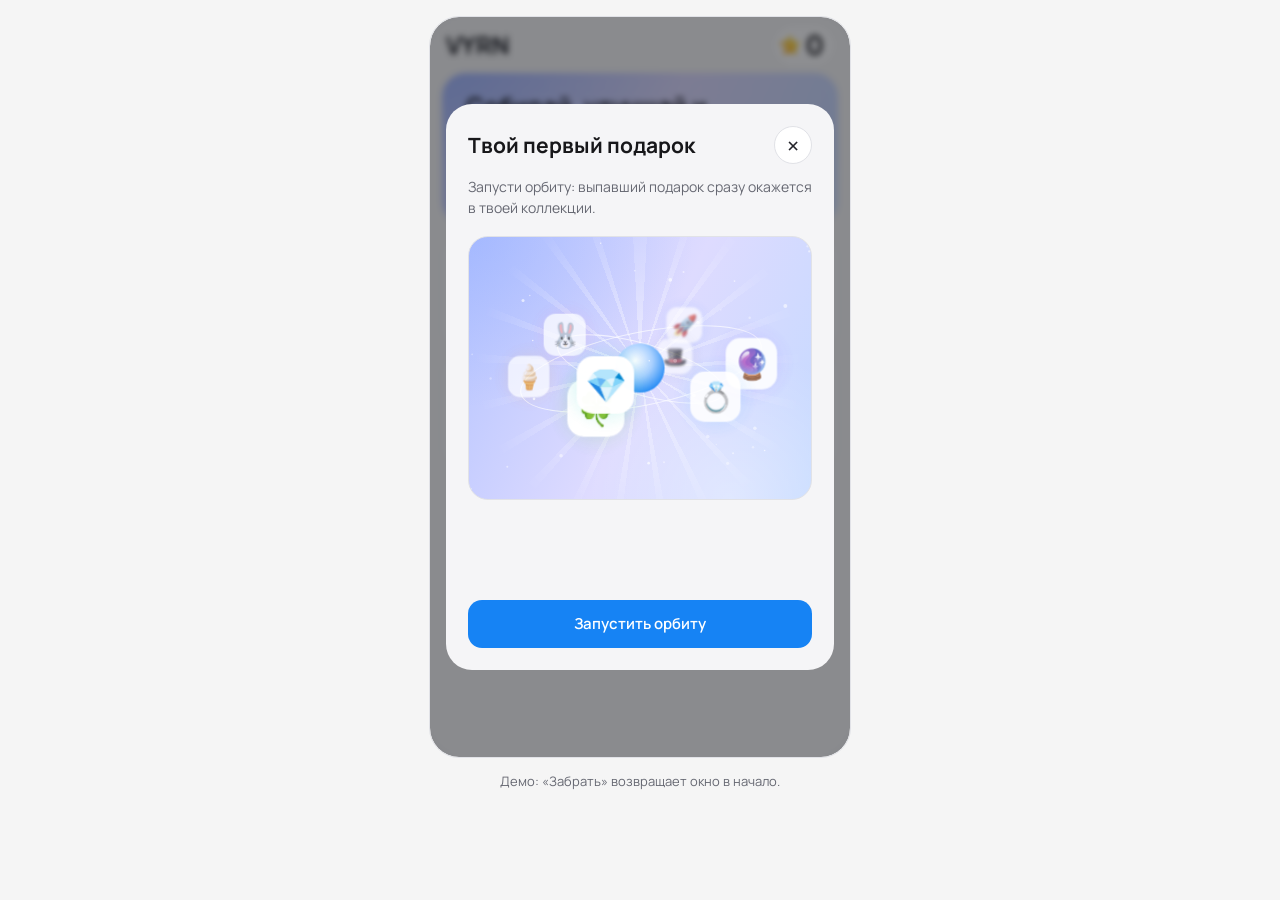
<file: стартовый подарок модалку  заменить..html>
<!doctype html>
<html lang="ru">
<head>
<meta charset="utf-8">
<meta name="viewport" content="width=device-width, initial-scale=1, viewport-fit=cover">
<title>VYRN — Орбита</title>
<link rel="preconnect" href="https://fonts.googleapis.com">
<link rel="preconnect" href="https://fonts.gstatic.com" crossorigin>
<link href="https://fonts.googleapis.com/css2?family=Inter:wght@400;500;600;700&family=Manrope:wght@400;500;600;700&display=swap" rel="stylesheet">
<style>
:root{--bg:#f5f5f5;--blue:#1683f4;--ln:#e1e2e7;--mut:#666872;color-scheme:light;box-sizing:border-box;padding-top:env(safe-area-inset-top,0px);padding-bottom:env(safe-area-inset-bottom,0px)}
html{scroll-padding-top:env(safe-area-inset-top,0px)}
body{margin:0;background:#f5f5f5;color:#17171a;font:400 15px/1.45 Manrope,Inter,system-ui,sans-serif;padding:16px 12px 40px}
.phone{position:relative;max-width:420px;min-height:740px;margin:0 auto;border-radius:30px;overflow:hidden;background:var(--bg);border:1px solid var(--ln)}
.hd{display:flex;align-items:center;justify-content:space-between;min-height:56px;padding:0 16px}
.brand{color:#111318;font-size:24px;font-weight:700}
.bal{display:flex;align-items:center;gap:6px;padding:6px 12px 6px 6px;border-radius:999px;background:rgba(255,255,255,.78);font:600 27px/1 Inter,sans-serif;letter-spacing:-.5px}
.bal img{width:20px;height:20px}
.home{padding:0 12px 16px}
.hero{position:relative;overflow:hidden;border-radius:24px;padding:20px 24px;min-height:96px;background:radial-gradient(ellipse at 76% 100%,rgba(255,255,255,.38),transparent 42%),radial-gradient(ellipse at 2% 0%,rgba(126,159,255,.3),transparent 46%),linear-gradient(115deg,#b5c4ff,#dedbff 52%,#c4d9ff)}
.hero::before,.rays::before{content:"";position:absolute;inset:0;background:repeating-conic-gradient(from -18deg at 50% 50%,rgba(255,255,255,.34) 0 1deg,transparent 1deg 9deg);-webkit-mask-image:radial-gradient(ellipse,#000,transparent 78%);mask-image:radial-gradient(ellipse,#000,transparent 78%)}
.hero h1{position:relative;margin:0;max-width:270px;color:#111318;font-size:24px;font-weight:700;line-height:1.08}
.hero p{position:relative;margin:9px 0 0;max-width:260px;color:#202127;font-size:14px;line-height:1.22}
.grid{display:grid;grid-template-columns:1fr 1fr;gap:10px;margin-top:14px}
.card{display:flex;align-items:center;gap:10px;min-height:84px;padding:11px 12px;border:1px solid #e3e8f0;border-radius:16px;background:rgba(255,255,255,.72)}
.ic{display:grid;place-items:center;width:42px;height:42px;flex:0 0 42px;border-radius:12px;color:#fff}
.ic svg{width:26px;height:26px;fill:currentColor}
.card strong{display:block;font-size:14px;font-weight:600;line-height:1.2;color:#202733}
.card span span{display:block;margin-top:3px;color:#758196;font-size:11.5px;line-height:1.25}
.dim{position:absolute;inset:0;background:rgb(12 14 20/46%);-webkit-backdrop-filter:blur(3px);backdrop-filter:blur(3px)}
.dlg{position:absolute;left:16px;right:16px;top:50%;transform:translateY(-50%);box-sizing:border-box;padding:22px;border-radius:26px;background:#f5f5f7;color:#17171a;box-shadow:none}
.dh{display:flex;align-items:center;justify-content:space-between;gap:16px}
.dh h2{margin:0;font-size:21px;line-height:1.25;font-weight:700}
.x{display:grid;place-items:center;width:38px;height:38px;flex:0 0 38px;border:1px solid var(--ln);border-radius:50%;background:#fff;color:#24242a;font:inherit;font-size:25px;line-height:1;cursor:pointer}
.x[hidden]{display:none}
.tx{margin:12px 0 18px;min-height:42px;color:var(--mut);font-size:14px;line-height:1.5}
.stage{position:relative;height:262px;overflow:hidden;border:1px solid var(--ln);border-radius:20px;background:radial-gradient(ellipse at 76% 100%,rgba(255,255,255,.38),transparent 42%),radial-gradient(ellipse at 2% 0%,rgba(126,159,255,.3),transparent 46%),linear-gradient(115deg,#b5c4ff,#dedbff 52%,#c4d9ff)}
.ring{position:absolute;left:50%;top:50%;border-radius:50%;border:1px solid rgba(255,255,255,.9);box-shadow:none}
.rays{position:absolute;left:50%;top:50%;width:360px;height:360px;margin:-180px;animation:rot 18s linear infinite;opacity:.8}
.rays::before{background:repeating-conic-gradient(var(--rc,rgba(255,255,255,.6)) 0 3deg,transparent 3deg 17deg);-webkit-mask-image:radial-gradient(circle,#000,transparent 66%);mask-image:radial-gradient(circle,#000,transparent 66%)}
@keyframes rot{to{transform:rotate(360deg)}}
.core{position:absolute;left:50%;top:50%;width:46px;height:46px;margin:-23px;border-radius:50%;z-index:3;background:radial-gradient(circle at 40% 35%,#fff,#a8d0ff 40%,#1683f4 82%);box-shadow:none}
.g{position:absolute;left:50%;top:50%;width:0;height:0;will-change:transform}
.g i{position:absolute;left:-40px;top:-40px;width:80px;height:80px;border-radius:50%;background:radial-gradient(circle,var(--c),transparent 68%);opacity:.38;filter:blur(8px)}
.g b{position:absolute;left:-26px;top:-26px;width:52px;height:52px;display:grid;place-items:center;border-radius:15px;background:#fff;font-size:30px;line-height:1;font-weight:400;box-shadow:none}
.win{z-index:12;transform:scale(0);transition:transform .8s cubic-bezier(.2,1.4,.4,1)}.win.on{transform:scale(1)}
.win i{left:-110px;top:-110px;width:220px;height:220px;opacity:.5;filter:blur(14px)}
.win b{left:-54px;top:-54px;width:108px;height:108px;border-radius:28px;font-size:66px;animation:bob 3.2s ease-in-out infinite}
@keyframes bob{50%{transform:translateY(-6px)}}
.mark{position:absolute;left:50%;top:50%;width:132px;height:132px;margin:-66px;box-sizing:border-box;border:2px solid var(--blue);border-radius:34px;box-shadow:none;opacity:0;transform:scale(.7);transition:opacity .4s .25s,transform .5s .25s cubic-bezier(.2,1.4,.4,1);z-index:11;pointer-events:none}
.mark.on{opacity:1;transform:scale(1)}
.flash{position:absolute;inset:0;background:radial-gradient(circle at 50% 50%,#fff,rgba(255,255,255,.55) 34%,transparent 66%);opacity:0;z-index:20;pointer-events:none}
.shock{position:absolute;left:50%;top:50%;width:120px;height:120px;margin:-60px;border-radius:50%;border:2px solid rgba(255,255,255,.95);opacity:0;z-index:10;pointer-events:none}
.shock.go{animation:sw 1s ease-out}@keyframes sw{from{transform:scale(.3);opacity:.9}to{transform:scale(3);opacity:0}}
#cv{position:absolute;inset:0;width:100%;height:100%;z-index:15;pointer-events:none}
.res{display:grid;gap:4px;justify-items:center;margin-top:16px;min-height:66px;text-align:center;opacity:0;transform:translateY(8px);transition:opacity .45s .2s,transform .45s .2s}.res.on{opacity:1;transform:none}
.chip{padding:3px 10px;border-radius:20px;font-size:11px;font-weight:700;letter-spacing:.04em;color:var(--k);background:color-mix(in srgb,var(--k) 12%,#fff)}
.res b{font-size:17px;font-weight:600;line-height:1.3}
.res span.m{display:inline-flex;align-items:center;gap:5px;color:var(--mut);font-size:13px}.res img{width:14px;height:14px}
.btn{display:block;width:100%;min-height:48px;margin-top:18px;border:0;border-radius:14px;background:var(--blue);color:#fff;font:inherit;font-size:15px;font-weight:600;cursor:pointer;transition:background-color .16s}
.btn:hover:not(:disabled){background:#0875e8}.btn:disabled{opacity:.6;cursor:default}
.btn:focus-visible,.x:focus-visible{outline:2px solid #2586e8;outline-offset:2px}
.cap{max-width:420px;margin:14px auto 0;color:var(--mut);font-size:13px;text-align:center}
</style>
</head>
<body>
<div class="phone">
  <header class="hd"><span class="brand">VYRN</span><div class="bal"><img src="[data-uri]" alt=""><span>0</span></div></header>
  <div class="home">
    <section class="hero"><h1>Собирай, улучшай и зарабатывай с VYRN!</h1><p>Коллекционируйте уникальные NFT, развивайте свою коллекцию и получайте награды.</p></section>
    <div class="grid">
      <div class="card"><span class="ic" style="background:#895df0"><svg viewBox="-7 -1.5 24 24" style="transform:rotate(45deg)"><path d="M10 9.858H0v-4a5 5 0 1 1 10 0v4zm0 2v4a5 5 0 0 1-10 0v-4h10z"/></svg></span><span><strong>Улучшить NFT</strong><span>Найди новые NFT-подарки</span></span></div>
      <div class="card"><span class="ic" style="background:#3287f5"><svg viewBox="0 0 24 24"><path d="M2 21h10c.55 0 1 .45 1 1s-.45 1-1 1H2c-.55 0-1-.45-1-1s.45-1 1-1ZM5.24 8.07l2.83-2.83L20.8 17.97c.78.78.78 2.05 0 2.83s-2.05.78-2.83 0L5.24 8.07Zm8.49-5.66 2.83 2.83c.78.78.78 2.05 0 2.83l-1.42 1.42-5.65-5.66 1.41-1.41c.78-.79 2.05-.79 2.83-.01ZM3.83 9.48l5.66 5.66-1.41 1.41c-.78.78-2.05.78-2.83 0l-2.83-2.83c-.78-.78-.78-2.05 0-2.83l1.41-1.41Z"/></svg></span><span><strong>Крафт NFT</strong><span>Развивай свою коллекцию</span></span></div>
      <div class="card"><span class="ic" style="background:#10b98d"><svg viewBox="0 0 24 24"><path d="M5 6h14c.55 0 1-.45 1-1s-.45-1-1-1H5c-.55 0-1 .45-1 1s.45 1 1 1Zm15.16 1.8c-.09-.46-.5-.8-.98-.8H4.82c-.48 0-.89.34-.98.8l-1 5c-.12.62.35 1.2.98 1.2H4v5c0 .55.45 1 1 1h8c.55 0 1-.45 1-1v-5h4v5c0 .55.45 1 1 1s1-.45 1-1v-5h.18c.63 0 1.1-.58.98-1.2l-1-5ZM12 18H6v-4h6v4Z"/></svg></span><span><strong>Рынок</strong><span>Покупай и продавай NFT</span></span></div>
      <div class="card"><span class="ic" style="background:#ff9e26"><svg viewBox="0 0 24 24"><path d="M17.09 4.56c-.7-1.03-1.5-1.99-2.4-2.85-.35-.34-.94-.02-.84.46.19.94.39 2.18.39 3.29 0 2.06-1.35 3.73-3.41 3.73-1.54 0-2.8-.93-3.35-2.26-.1-.2-.14-.32-.2-.54-.11-.42-.66-.55-.9-.18-.18.27-.35.54-.51.83C4.68 9.08 4 11.46 4 14c0 4.42 3.58 8 8 8s8-3.58 8-8c0-3.49-1.08-6.73-2.91-9.44Z"/></svg></span><span><strong>Топ</strong><span>Рейтинг лучших игроков</span></span></div>
    </div>
  </div>
  <div class="dim"></div>
  <div class="dlg" role="dialog" aria-labelledby="ttl">
    <div class="dh"><h2 id="ttl">Твой первый подарок</h2><button class="x" id="x" type="button" aria-label="Закрыть">×</button></div>
    <p class="tx" id="txt"></p>
    <div class="stage" id="stage"><canvas id="cv"></canvas></div>
    <div class="res" id="res"></div>
    <button class="btn" id="go" type="button">Запустить орбиту</button>
  </div>
</div>
<p class="cap">Демо: «Забрать» возвращает окно в начало.</p>
<script>
const STAR='[data-uri]';
const G=[['Plush Pepe','🐸','#4fd18b',1200],['Heart Locket','💖','#ff8fb1',480],['Diamond Ring','💍','#4fb6ff',210],['Astral Shard','🔮','#a98aff',150],['Ice Cream','🍦','#ffb86b',24],['Jelly Bunny','🐰','#ff9cc9',18],['Lucky Clover','🍀','#7ed957',12],['Top Hat','🎩','#8b97b0',60],['Rocket','🚀','#5b9dff',30],['Bonded Ring','💎','#2fd6c4',90]];
const $=i=>document.getElementById(i),st=$('stage'),cv=$('cv'),ctx=cv.getContext('2d'),go=$('go'),res=$('res'),xb=$('x');
const rnd=a=>a[Math.floor(Math.random()*a.length)],num=()=>Math.floor(Math.random()*90000)+1000,sh=a=>a.map(x=>[Math.random(),x]).sort((p,q)=>p[0]-q[0]).map(p=>p[1]);
const reduce=matchMedia('(prefers-reduced-motion: reduce)').matches;
const rar=p=>p>=1000?['','#d99200']:p>=150?['','#7c4dff']:p>=40?['','#1683f4']:['','#758196'];
const RINGS=[{rx:122,ry:36,T:-.2,dir:1},{rx:86,ry:25,T:.28,dir:-1}];
let W,Hh,dpr,els=[],rings=[],core,rays,flash,shock,mark,winEl,win,ph,t0,ang,last,dust=[],sparks=[],bursted;
function size(){dpr=Math.min(2,devicePixelRatio||1);W=st.clientWidth;Hh=st.clientHeight;cv.width=W*dpr;cv.height=Hh*dpr;ctx.setTransform(dpr,0,0,dpr,0,0)}
const mk=(g,c)=>{const e=document.createElement('div');e.className=c;e.style.setProperty('--c',g[2]);e.innerHTML='<i></i><b>'+g[1]+'</b>';return e};
function build(){
 [...st.children].forEach(e=>{if(e!==cv)e.remove()});size();
 win=rnd(G);ph='idle';t0=0;ang=0;sparks=[];bursted=false;last=performance.now();
 dust=Array.from({length:34},()=>({x:Math.random()*W,y:Math.random()*Hh,r:.6+Math.random()*1.4,v:4+Math.random()*10,p:Math.random()*6}));
 rings=RINGS.map(r=>{const e=document.createElement('div');e.className='ring';e.style.cssText=`width:${r.rx*2}px;height:${r.ry*2}px;margin:${-r.ry}px 0 0 ${-r.rx}px;transform:rotate(${r.T}rad)`;st.insertBefore(e,cv);return e});
 rays=document.createElement('div');rays.className='rays';st.insertBefore(rays,cv);
 core=document.createElement('div');core.className='core';st.insertBefore(core,cv);
 els=sh([win,...sh(G.filter(g=>g!==win)).slice(0,7)]).map(g=>{const e=mk(g,'g');st.insertBefore(e,cv);return e});
 flash=document.createElement('div');flash.className='flash';st.append(flash);
 shock=document.createElement('div');shock.className='shock';st.append(shock);
 mark=document.createElement('div');mark.className='mark';st.append(mark);
 $('ttl').textContent='Твой первый подарок';$('txt').textContent='Запусти орбиту: выпавший подарок сразу окажется в твоей коллекции.';
 res.className='res';res.innerHTML='';go.disabled=false;go.textContent='Запустить орбиту';xb.hidden=false;winEl=null;
}
function burst(){
 bursted=true;flash.style.transition='opacity .1s';flash.style.opacity=1;shock.classList.remove('go');void shock.offsetWidth;shock.classList.add('go');
 const cx=W/2,cy=Hh/2,cols=[win[2],'#1683f4','#ffffff','#f6c85a'];
 for(let i=0;i<70;i++){const a=Math.random()*6.283,v=70+Math.random()*280;sparks.push({x:cx,y:cy,vx:Math.cos(a)*v,vy:Math.sin(a)*v,l:1,d:.6+Math.random()*1,r:1+Math.random()*2.2,c:rnd(cols)})}
 winEl=mk(win,'g win');st.insertBefore(winEl,cv);rays.style.setProperty('--rc',win[2]+'99');
 setTimeout(()=>{flash.style.transition='opacity .8s';flash.style.opacity=0;winEl.classList.add('on');mark.classList.add('on');core.style.opacity=.15;
  const [rn,rc]=rar(win[3]);$('ttl').textContent='Подарок твой';$('txt').textContent='Он уже в твоей коллекции. Его можно улучшить, скрафтить или продать на рынке.';
  res.innerHTML=`<span class="chip" style="--k:${rc}">${rn}</span><b>${win[0]} #${num()}</b><span class="m"><img src="${STAR}" alt="">Оценка Fragment: ${win[3].toLocaleString('ru-RU')} Stars</span>`;
  res.classList.add('on');go.disabled=false;go.textContent='Забрать';ph='done'},130);
}
function frame(t){
 requestAnimationFrame(frame);if(!els.length)return;
 const dt=Math.min(.05,(t-last)/1000);last=t;const el=t-t0,A=reduce?900:2800,Cn=reduce?300:950,cx=W/2,cy=Hh/2;
 let e=.2,k=0;
 if(ph==='run'){const u=Math.min(1,el/A);e=.2+.8*u*u;if(el>A)k=Math.min(1,(el-A)/Cn);if(k>=1&&!bursted){ph='burst';burst()}}
 const w=ph==='idle'?22:(ph==='run'?22+Math.pow(Math.min(1,el/A),2)*680:0);
 if(ph==='idle'||ph==='run')ang+=w*dt;
 if(ph==='idle'||ph==='run'){
  const q=1-k*k;
  rings.forEach((r,i)=>{r.style.transform=`rotate(${RINGS[i].T}rad) scale(${q})`;r.style.opacity=(.7+.3*e)*(1-k)});
  els.forEach((g,i)=>{const R=RINGS[i%2],a=(ang*R.dir+Math.floor(i/2)*90+(i%2)*45)*Math.PI/180+k*3,x0=Math.cos(a)*R.rx*q,y0=Math.sin(a)*R.ry*q,x=x0*Math.cos(R.T)-y0*Math.sin(R.T),y=x0*Math.sin(R.T)+y0*Math.cos(R.T)+Math.sin(t/650+i*1.7)*3,d=Math.sin(a),f=(d+1)/2;
   g.style.transform=`translate(${x}px,${y}px) scale(${(.66+.46*f)*(1-k*.75)})`;g.style.opacity=(.6+.4*f)*(1-k);g.style.zIndex=d>0?5:1;g.style.filter=`blur(${((1-f)*1.4).toFixed(2)}px)`});
  core.style.setProperty('--e',e);core.style.transform=`scale(${1+e*.35+k*1.7+Math.sin(t/220)*.04})`;
  if(ph==='run'){xb.hidden=true;if(Math.random()<.9)for(let n=0;n<2;n++){const a=Math.random()*6.283,r=140+Math.random()*30;sparks.push({x:cx+Math.cos(a)*r,y:cy+Math.sin(a)*r*.6,tx:cx,ty:cy,in:1,l:1,d:.9,r:1+Math.random()*1.4,c:'#5b9dff'})}}
 }
 ctx.clearRect(0,0,W,Hh);
 dust.forEach(p=>{p.y-=p.v*dt;p.x+=Math.sin(t/2000+p.p)*4*dt;if(p.y<-4){p.y=Hh+4;p.x=Math.random()*W}ctx.globalAlpha=.3+.4*Math.abs(Math.sin(t/1100+p.p));ctx.fillStyle='#fff';ctx.beginPath();ctx.arc(p.x,p.y,p.r,0,6.283);ctx.fill()});
 sparks=sparks.filter(s=>{
  if(s.in){const dx=s.tx-s.x,dy=s.ty-s.y,d=Math.hypot(dx,dy),sp=(160+300*e)*dt;if(d<14)return false;s.x+=dx/d*sp;s.y+=dy/d*sp;s.l=Math.min(1,d/90)}
  else{s.x+=s.vx*dt;s.y+=s.vy*dt;s.vx*=.97;s.vy=s.vy*.97+30*dt;s.l-=dt/s.d;if(s.l<=0)return false}
  ctx.globalAlpha=Math.max(0,s.l);ctx.fillStyle=s.c;ctx.beginPath();ctx.arc(s.x,s.y,s.r,0,6.283);ctx.fill();return true});
 ctx.globalAlpha=1;
}
go.onclick=()=>{if(ph==='idle'){ph='run';t0=performance.now();go.disabled=true;go.textContent='Открываем…'}else if(ph==='done')build()};
xb.onclick=()=>{if(ph==='idle')build()};
addEventListener('resize',size);
requestAnimationFrame(t=>{build();requestAnimationFrame(frame)});
</script>
</body>
</html>
</file>
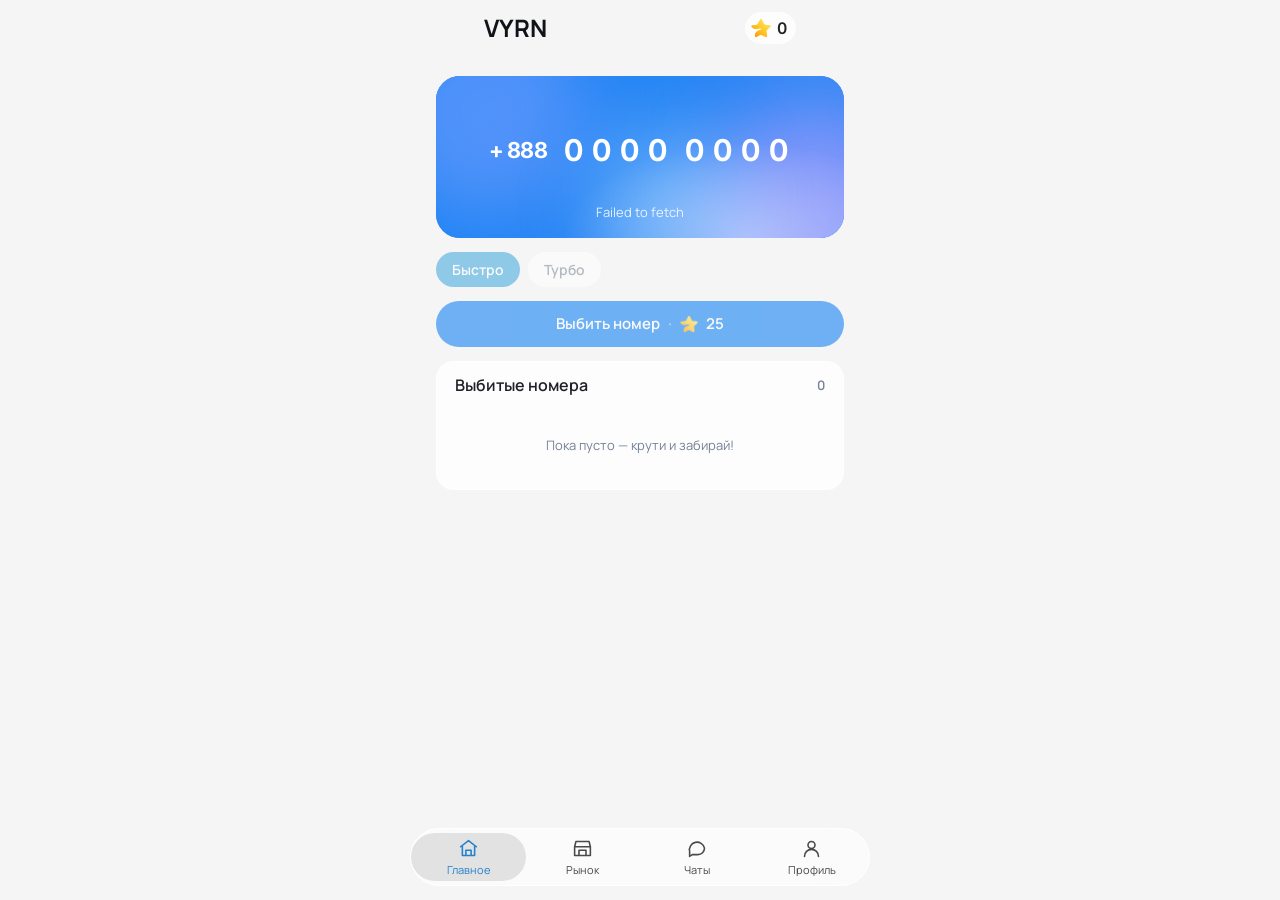
<file: anon-numbers/anon-numbers.html>
<!doctype html>
<html lang="ru">
<head>
<meta charset="utf-8">
<meta name="viewport" content="width=device-width, initial-scale=1, viewport-fit=cover">
<meta name="theme-color" content="#f5f5f5">
<title>Анонимные номера | VYRN</title>
<link rel="preconnect" href="https://fonts.googleapis.com">
<link rel="preconnect" href="https://fonts.gstatic.com" crossorigin>
<link href="https://fonts.googleapis.com/css2?family=Inter:wght@400;500;600;700&family=Manrope:wght@400;500;600;700&display=swap" rel="stylesheet">
<script src="https://telegram.org/js/telegram-web-app.js"></script>
  <link rel="stylesheet" href="anon-numbers.css?v=anonymous-numbers-browser-v2">
  <script src="../supabase-client-config.js?v=anonymous-numbers-browser-v2" defer></script>
  <script src="../supabase-api.js?v=daily-login-streak-v1" defer></script>
  <script src="anon-numbers.js?v=daily-login-streak-v1" defer></script>
</head>
<body>
<div class="app">
  <header class="site-header">
    <a class="brand" href="../index.html" aria-label="VYRN, главная">VYRN</a>
    <a class="star-balance" id="bal" href="../wallet.html?openTopup=1" aria-label="Баланс">
      <img src="../assets/stars.png" alt="" aria-hidden="true">
      <span id="balVal">0</span>
    </a>
  </header>

  <main>
    <section class="hero" id="hero" aria-label="Выбивание номера">
      <span class="blob b1" aria-hidden="true"></span><span class="blob b2" aria-hidden="true"></span><span class="blob b3" aria-hidden="true"></span><span class="sheen" aria-hidden="true"></span><span id="sparks" aria-hidden="true"></span>
      <div class="hero-top">
      </div>
      <div class="number" id="number" role="img" aria-label="Номер +888 0000 0000">
        <span class="plus">+</span><span class="prefix">888</span>
        <span class="gap"></span>
        <span class="reels" id="g1" style="display:contents"></span>
        <span class="gap"></span>
        <span class="reels" id="g2" style="display:contents"></span>
      </div>
      <div class="status" id="status">Нажми «Выбить номер»</div>
    </section>

    <div class="chips" role="group" aria-label="Скорость прокрутки">
      <button class="chip on" type="button" data-speed="normal">Быстро</button>
      <button class="chip" type="button" data-speed="turbo">Турбо</button>
    </div>

    <button class="btn-main" id="spin" type="button" disabled>
      <span>Выбить номер</span><span class="sep">·</span>
      <img class="star-ico" src="../assets/stars.png" alt="" aria-hidden="true"><span id="cost">25</span>
    </button>

    <section class="panel" aria-label="Мои номера">
      <header class="panel-head"><h2>Выбитые номера</h2><span class="count" id="count">0</span></header>
      <div class="list" id="list"></div>
      <div class="empty" id="empty">Пока пусто — крути и забирай!</div>
    </section>
  </main>

  <nav class="bottom-nav" aria-label="Основная навигация">
    <span class="nav-indicator" id="ind" aria-hidden="true"></span>
    <a class="nav-button is-active" href="../index.html">
      <svg viewBox="0 0 24 24" aria-hidden="true"><path d="m3 10 9-7 9 7M5 9v11h14V9M9 20v-6h6v6"/></svg><span>Главное</span>
    </a>
    <a class="nav-button" href="../market.html">
      <svg viewBox="0 0 24 24" aria-hidden="true"><path d="M3 10h18l-1.5-6h-15L3 10Zm0 0v10h18V10M8 20v-6h8v6"/></svg><span>Рынок</span>
    </a>
    <a class="nav-button" href="../chats.html">
      <svg viewBox="0 0 24 24" aria-hidden="true"><path d="M20 11.5a7.5 7.5 0 0 1-7.5 7.5H6l-3 2v-5.5A7.5 7.5 0 1 1 20 11.5Z"/></svg><span>Чаты</span>
    </a>
    <a class="nav-button" href="../profile.html">
      <svg viewBox="0 0 24 24" aria-hidden="true"><circle cx="12" cy="8" r="4"/><path d="M4 21a8 8 0 0 1 16 0"/></svg><span>Профиль</span>
    </a>
  </nav>
  <div class="toast" id="toast"></div>
</div>


</body>
</html>
</file>
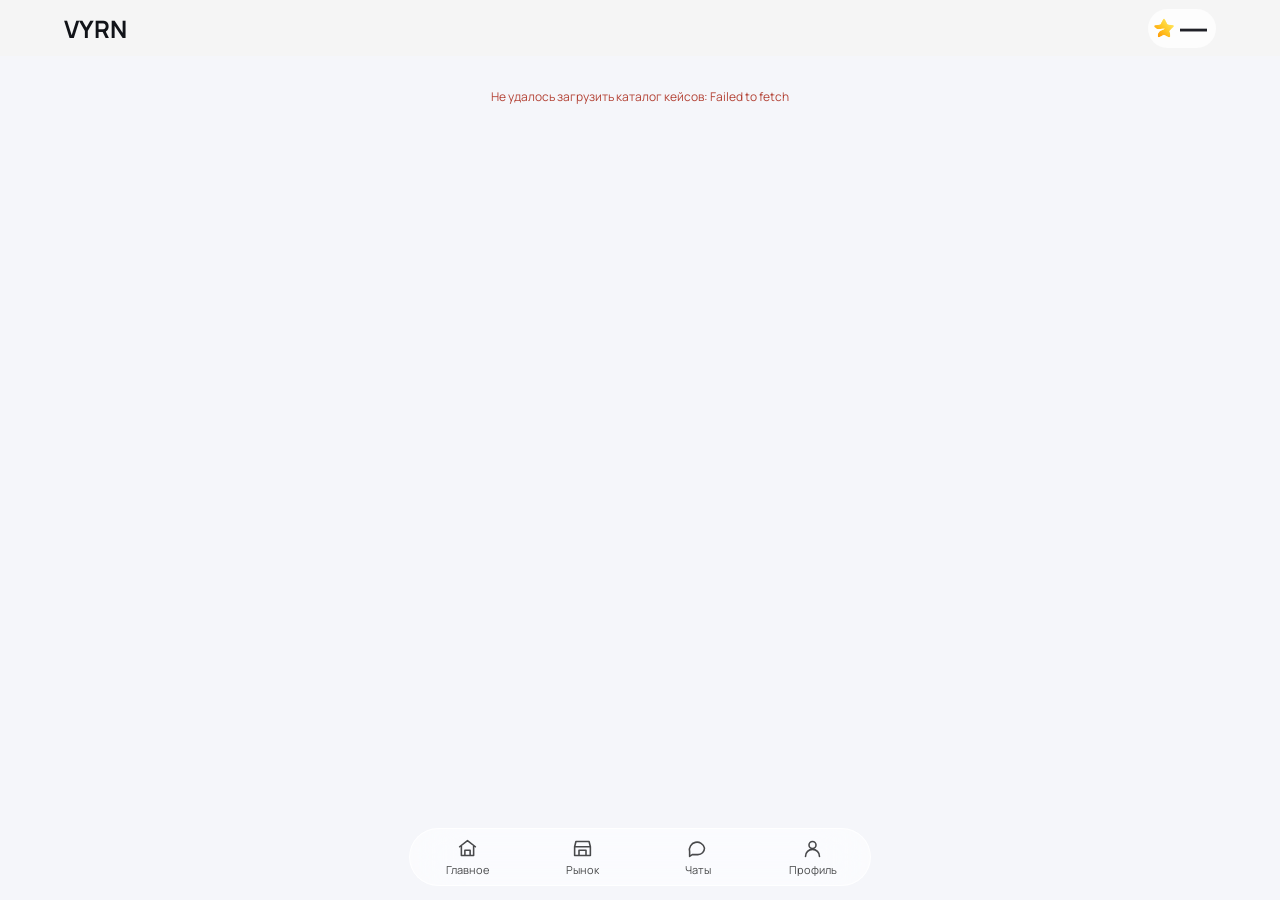
<file: cases/cases.html>
<!doctype html>
<html lang="ru">
<head>
  <meta charset="utf-8">
  <meta name="viewport" content="width=device-width, initial-scale=1, viewport-fit=cover">
  <meta name="theme-color" content="#10172a">
  <title>Кейсы | VYRN</title>
  <link rel="preconnect" href="https://fonts.googleapis.com">
  <link rel="preconnect" href="https://fonts.gstatic.com" crossorigin>
  <link href="https://fonts.googleapis.com/css2?family=Inter:wght@400;500;600;700&family=Manrope:wght@400;500;600;700&display=swap" rel="stylesheet">
  <link rel="stylesheet" href="../style.css?v=cases-section-v1">
  <link rel="stylesheet" href="cases.css?v=case-types-v1">
  <script src="https://telegram.org/js/telegram-web-app.js"></script>
  <script src="../supabase-client-config.js?v=cases-section-v1" defer></script>
  <script src="../supabase-api.js?v=cases-section-v1" defer></script>
  <script src="../nav-transition.js?v=asset-callout-guard-v1" defer></script>
  <script src="cases.js?v=case-types-v1" defer></script>
</head>
<body class="cases-page">
  <header class="site-header">
    <a class="brand" href="../index.html#home" aria-label="VYRN, главная">VYRN</a>
    <a class="star-balance" href="../wallet.html?openTopup=1" aria-label="Баланс: — звёзд">
      <img src="../assets/stars.png" alt="" aria-hidden="true">
      <span data-cases-balance>—</span>
    </a>
  </header>

  <main class="cases-layout">

    <p class="cases-status" data-cases-status role="status" aria-live="polite">Загружаем кейсы…</p>

    <section class="cases-grid" data-cases-grid aria-label="Доступные кейсы" aria-busy="true"></section>

    <section class="case-opening" data-case-opening hidden aria-labelledby="selected-case-title">
      <div class="case-opening-heading">
        <div>
          <h2 id="selected-case-title" data-selected-case-title></h2>
          <p data-selected-case-description></p>
        </div>
        <button class="case-close-button" type="button" data-close-case aria-label="Закрыть кейс">×</button>
      </div>
      <div class="case-ring-frame">
        <iframe src="ring.html?v=case-fullscreen-fit-v5" title="Анимация прокрутки кейса «Кольцо»" loading="eager"></iframe>
      </div>
      <button class="case-open-button" type="button" data-open-case disabled>Открыть за <img src="../assets/stars.png" alt="" aria-hidden="true"> —</button>
      <div class="case-prize-list" data-prize-list aria-label="Предметы внутри кейса"></div>
    </section>
  </main>
  <nav class="bottom-nav" aria-label="Основная навигация">
    <span class="nav-indicator is-hidden" aria-hidden="true"></span>
    <a class="nav-button" href="../index.html#home">
      <svg viewBox="0 0 24 24" aria-hidden="true"><path d="m3 10 9-7 9 7M5 9v11h14V9M9 20v-6h6v6" /></svg>
      <span>Главное</span>
    </a>
    <a class="nav-button" href="../market.html">
      <svg viewBox="0 0 24 24" aria-hidden="true"><path d="M3 10h18l-1.5-6h-15L3 10Zm0 0v10h18V10M8 20v-6h8v6" /></svg>
      <span>Рынок</span>
    </a>
    <a class="nav-button" href="../chats.html">
      <svg viewBox="0 0 24 24" aria-hidden="true"><path d="M20 11.5a7.5 7.5 0 0 1-7.5 7.5H6l-3 2v-5.5A7.5 7.5 0 1 1 20 11.5Z" /></svg>
      <span>Чаты</span>
    </a>
    <a class="nav-button" href="../profile.html">
      <svg viewBox="0 0 24 24" aria-hidden="true"><circle cx="12" cy="8" r="4" /><path d="M4 21a8 8 0 0 1 16 0" /></svg>
      <span>Профиль</span>
    </a>
  </nav>
</body>
</html>
</file>
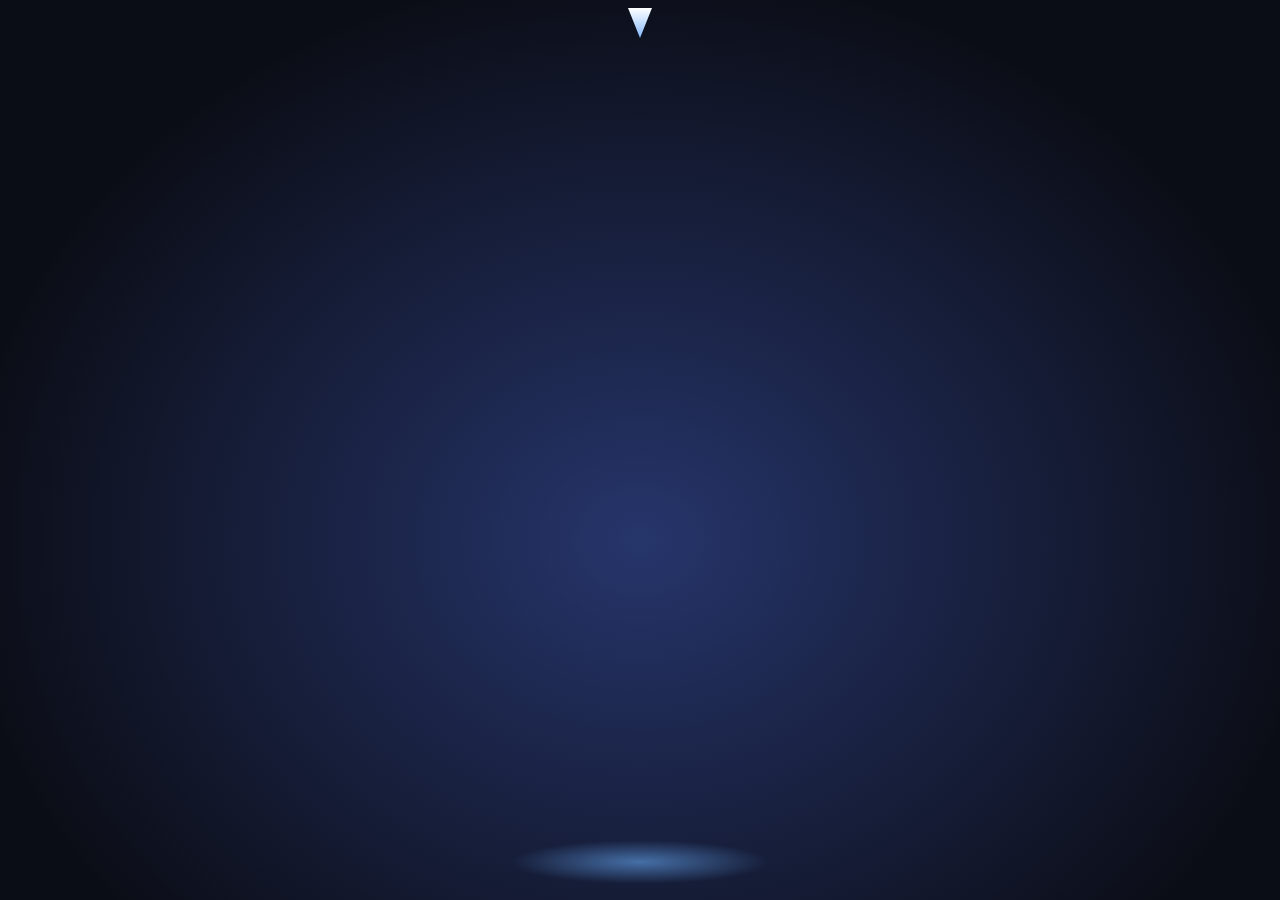
<file: cases/ring.html>
<!doctype html>
<html lang="ru">
<head>
  <meta charset="utf-8">
  <meta name="viewport" content="width=device-width, initial-scale=1">
  <style>
    * { box-sizing: border-box; }
    html, body { width: 100%; height: 100%; margin: 0; overflow: hidden; }
    body { display: grid; place-items: center; background: #0b0d16; font-family: Manrope, Inter, system-ui, sans-serif; }
    .stage { position: relative; width: 100%; height: 100%; min-height: 260px; overflow: hidden; perspective: 800px; background: radial-gradient(ellipse at 50% 60%, #26356b, #0b0d16 75%); }
    .ring { position: absolute; left: 50%; top: 46%; width: 0; height: 0; transform-style: preserve-3d; }
    .floor { position: absolute; left: 50%; bottom: 16px; width: min(260px, 72vw); height: 44px; margin-left: max(-130px, -36vw); border-radius: 50%; background: radial-gradient(rgba(108,178,255,.55), transparent 70%); }
    .card { position: absolute; left: 50%; top: 50%; display: grid; width: 84px; height: 108px; margin: -54px 0 0 -42px; place-items: center; overflow: hidden; border: 1px solid rgba(255,255,255,.24); border-radius: 16px; background: radial-gradient(circle at 50% 38%, #344d7b, #121b31 80%); box-shadow: 0 8px 18px -8px rgba(0,0,0,.7); color: #fff; }
    .card::before { position: absolute; inset: 0; background-image: radial-gradient(rgba(255,255,255,.2) 1.6px, transparent 2.2px); background-size: 15px 15px; content: ""; -webkit-mask: radial-gradient(circle at 50% 40%, transparent 26%, #000 100%); mask: radial-gradient(circle at 50% 40%, transparent 26%, #000 100%); pointer-events: none; }
    .card-art { position: relative; display: grid; width: 100%; height: 100%; place-items: center; }
    .card-art img { width: 100%; height: 100%; object-fit: cover; }
    .card small { position: absolute; right: 2px; bottom: 7px; left: 2px; overflow: hidden; color: rgba(255,255,255,.9); font-size: 9px; font-weight: 700; text-align: center; text-overflow: ellipsis; white-space: nowrap; }
    .card.is-winner { box-shadow: 0 0 0 3px #fff, 0 0 34px 8px rgba(100,160,255,.9); }
    .pointer { position: absolute; z-index: 20; top: 8px; left: 50%; width: 24px; height: 30px; transform: translateX(-50%); clip-path: polygon(50% 100%, 0 0, 100% 0); background: linear-gradient(#fff, #83b9ff); filter: drop-shadow(0 2px 6px #000); opacity: 1; transition: transform .45s ease, opacity .35s ease; }
    .stage.has-result .pointer { transform: translate(-50%, -22px); opacity: 0; }
    .result-overlay { position: absolute; z-index: 30; top: 8px; left: 50%; display: grid; width: min(320px, calc(100% - 24px)); justify-items: center; gap: 10px; transform: translate(-50%, -10px); color: #fff; text-align: center; text-shadow: 0 2px 10px rgba(0,0,0,.4); opacity: 0; visibility: hidden; transition: opacity .35s ease, transform .4s ease, visibility 0s linear .4s; }
    .stage.has-result .result-overlay { transform: translate(-50%, 0); opacity: 1; visibility: visible; transition-delay: 0s; }
    .result-title { display: flex; max-width: 100%; align-items: center; justify-content: center; gap: 8px; font-size: clamp(14px, 4vw, 19px); font-weight: 700; }
    .result-title-name { overflow: hidden; text-overflow: ellipsis; white-space: nowrap; }
    .result-title-dot { color: #62a0ff; font-size: 24px; line-height: 1; }
    .result-price { display: inline-flex; align-items: center; gap: 5px; white-space: nowrap; font-size: 14px; font-weight: 700; }
    .result-price img { width: 18px; height: 18px; object-fit: contain; }
    .result-actions { display: flex; justify-content: center; gap: 10px; }
    .result-action { display: inline-flex; min-width: 128px; min-height: 42px; align-items: center; justify-content: center; gap: 8px; padding: 0 16px; border: 1px solid rgba(255,255,255,.18); border-radius: 24px; color: #fff; font: 13px Manrope, Inter, system-ui, sans-serif; cursor: pointer; box-shadow: 0 5px 16px rgba(0,0,0,.2); }
    .result-action:disabled { opacity: .58; cursor: default; }
    .result-action img { width: 16px; height: 16px; object-fit: contain; }
    .result-action-sell { background: linear-gradient(110deg, #00ff03, #00ad02); }
    .result-action-save { background: linear-gradient(110deg, #3298ff, #2369ef); }
    .result-message { min-height: 14px; font-size: 11px; }
    @media (max-width: 380px) { .result-action { min-width: 112px; padding: 0 11px; } }
    @media (prefers-reduced-motion: reduce) { .card { transition-duration: .01ms !important; } }
  </style>
</head>
<body>
  <div class="stage" aria-label="Анимация прокрутки кольца">
    <div class="floor"></div>
    <div class="pointer"></div>
    <div class="ring"></div>
    <div class="result-overlay" data-result-overlay aria-live="polite">
      <div class="result-title">
        <span class="result-title-name" data-result-name></span>
        <span class="result-title-dot" aria-hidden="true">•</span>
        <span class="result-price"><img src="../assets/stars.png" alt="" aria-hidden="true"><span data-result-price></span></span>
      </div>
      <div class="result-actions">
        <button class="result-action result-action-sell" type="button" data-result-sell>
          <img src="../assets/svg/sell.svg" alt="" aria-hidden="true">
          <span>Продать</span>
        </button>
        <button class="result-action result-action-save" type="button" data-result-save>
          <img src="../assets/svg/save.svg" alt="" aria-hidden="true">
          <span>Сохранить</span>
        </button>
      </div>
      <div class="result-message" data-result-message></div>
    </div>
  </div>
  <script>
    (() => {
      const stage = document.querySelector('.stage');
      const ring = document.querySelector('.ring');
      const resultOverlay = document.querySelector('[data-result-overlay]');
      const resultName = document.querySelector('[data-result-name]');
      const resultPrice = document.querySelector('[data-result-price]');
      const resultMessage = document.querySelector('[data-result-message]');
      const resultSellButton = document.querySelector('[data-result-sell]');
      const resultSaveButton = document.querySelector('[data-result-save]');
      const reduceMotion = matchMedia('(prefers-reduced-motion: reduce)').matches;
      let items = [];
      let cards = [];
      let angle = 0;
      let previousTime = performance.now();
      let spinning = false;
      let stopping = false;
      let preparing = false;
      let prepareTimer = 0;
      let pendingStop = null;
      let pendingResult = null;
      let resultItemId = '';
      let stopStarted = 0;
      let stopFrom = 0;
      let stopTo = 0;
      let winnerIndex = -1;
      let spinVelocity = 0;
      let idleMode = false;
      const slowSpinSpeed = reduceMotion ? 18 : 36;
      const fastSpinSpeed = reduceMotion ? 150 : 260;
      const parentOrigin = location.origin === 'null' ? '*' : location.origin;
      const notifyParent = (message) => parent.postMessage(message, parentOrigin);

      const makeCard = (item) => {
        const element = document.createElement('div');
        const art = document.createElement('span');
        const number = document.createElement('small');
        element.className = 'card';
        art.className = 'card-art';
        const image = document.createElement('img');
        image.src = item.preview_url || '../assets/placeholder.png';
        image.alt = '';
        image.onerror = () => {
          image.onerror = null;
          image.src = '../assets/placeholder.png';
        };
        art.append(image);
        number.textContent = `#${item.gift_number || Math.floor(Math.random() * 90000) + 1000}`;
        element.append(art, number);
        ring.append(element);
        return element;
      };

      const renderCards = (source = items) => {
        ring.replaceChildren();
        cards = source.map(makeCard);
        const step = 360 / Math.max(cards.length, 1);
        cards.forEach((card, index) => {
          card.style.transform = `rotateY(${index * step}deg) translateZ(170px)`;
          card.style.opacity = '1';
        });
      };

      const hideResult = () => {
        stage.classList.remove('has-result');
        resultMessage.textContent = '';
        resultSellButton.disabled = false;
        resultSaveButton.disabled = false;
        resultSellButton.querySelector('span').textContent = 'Продать';
        resultSaveButton.querySelector('span').textContent = 'Сохранить';
        resultItemId = '';
      };

      const showResult = (result) => {
        if (!result?.name || !result.itemId) return;
        resultItemId = String(result.itemId);
        resultName.textContent = result.name;
        resultPrice.textContent = Number(result.valueStars).toLocaleString('ru-RU');
        resultMessage.textContent = '';
        stage.classList.add('has-result');
      };

      const frame = (time) => {
        const delta = Math.min((time - previousTime) / 1000, 0.05);
        previousTime = time;

        if (stopping) {
          const duration = reduceMotion ? 100 : 4200;
          const progress = Math.min(1, (time - stopStarted) / duration);
          const eased = 1 - Math.pow(1 - progress, 4);
          angle = stopFrom + (stopTo - stopFrom) * eased;

          if (progress >= 1) {
            stopping = false;
            spinning = false;
            idleMode = false;
            cards.forEach((card, index) => {
              card.style.transition = 'transform .6s, opacity .5s';
              if (index === winnerIndex) {
                card.style.opacity = '1';
                card.style.transform = `rotateY(${index * (360 / cards.length)}deg) translateZ(205px) scale(1.1)`;
                card.classList.add('is-winner');
              } else {
                card.style.opacity = '.12';
              }
            });
            showResult(pendingResult);
            pendingResult = null;
            notifyParent({ type: 'ring:finished' });
          }
        } else if (spinning) {
          if (spinVelocity < fastSpinSpeed) {
            spinVelocity = Math.min(fastSpinSpeed, spinVelocity + slowSpinSpeed * delta * 6);
          }
          angle -= spinVelocity * delta;
        } else if (idleMode) {
          angle -= slowSpinSpeed * delta;
        }

        ring.style.transform = `translateZ(-40px) rotateX(-12deg) rotateY(${angle}deg)`;

        if (spinning || stopping || idleMode) {
          cards.forEach((card, index) => {
            const radians = (index * (360 / cards.length) + angle) * Math.PI / 180;
            card.style.opacity = String(.3 + .7 * (Math.cos(radians) + 1) / 2);
          });
        }

        requestAnimationFrame(frame);
      };

      const reset = () => {
        window.clearTimeout(prepareTimer);
        hideResult();
        items = [];
        angle = 0;
        spinning = false;
        stopping = false;
        preparing = false;
        pendingStop = null;
        pendingResult = null;
        winnerIndex = -1;
        spinVelocity = 0;
        idleMode = false;
        renderCards([]);
      };

      const startStop = (data) => {
        winnerIndex = items.findIndex((item) => item.id === data.winnerId);
        if (winnerIndex < 0) return;
        const step = 360 / cards.length;
        stopFrom = angle;
        const extraTurns = Math.ceil((Math.abs(angle) + 1440) / 360);
        stopTo = -(winnerIndex * step + extraTurns * 360);
        stopStarted = performance.now();
        pendingResult = data.result || null;
        spinning = false;
        stopping = true;
        spinVelocity = fastSpinSpeed;
        if (data.giftNumber) {
          cards[winnerIndex].querySelector('small').textContent = `#${data.giftNumber}`;
        }
      };

      window.addEventListener('message', (event) => {
        if (event.origin !== location.origin || event.source !== parent || !event.data) return;

        if (event.data.type === 'ring:hello') notifyParent({ type: 'ring:ready' });
        if (event.data.type === 'ring:reset') reset();

        if (event.data.type === 'ring:preview') {
          if (!Array.isArray(event.data.items) || event.data.items.length < 2) return;
          hideResult();
          pendingResult = null;
          items = event.data.items;
          renderCards(items);
          angle = 0;
          spinVelocity = 0;
          stopping = false;
          spinning = false;
          idleMode = true;
          cards.forEach((card) => {
            card.classList.remove('is-winner');
            card.style.transition = '';
            card.style.opacity = '';
          });
        }

        if (event.data.type === 'ring:start') {
          if (!Array.isArray(event.data.items) || event.data.items.length < 2) return;
          hideResult();
          window.clearTimeout(prepareTimer);
          items = event.data.items;
          const needsRender = items.length !== cards.length;
          if (needsRender) {
            renderCards(items);
            angle = 0;
          }
          pendingStop = null;
          winnerIndex = -1;
          stopping = false;
          spinning = false;
          preparing = true;
          idleMode = false;
          const step = 360 / cards.length;
          const prepareDuration = reduceMotion ? 20 : 500;
          cards.forEach((card, index) => {
            card.classList.remove('is-winner');
            card.style.transition = `transform ${prepareDuration}ms ease, opacity ${prepareDuration}ms ease`;
            card.style.transform = `rotateY(${index * step}deg) translateZ(170px)`;
            const radians = (index * step + angle) * Math.PI / 180;
            card.style.opacity = String(.3 + .7 * (Math.cos(radians) + 1) / 2);
          });
          prepareTimer = window.setTimeout(() => {
            preparing = false;
            spinning = true;
            spinVelocity = 0;
            cards.forEach((card) => {
              card.style.transition = '';
            });
            if (pendingStop) {
              const data = pendingStop;
              pendingStop = null;
              startStop(data);
            }
          }, prepareDuration);
        }

        if (event.data.type === 'ring:stop') {
          if (preparing) {
            pendingStop = event.data;
          } else if (spinning) {
            startStop(event.data);
          }
        }

        if (event.data.type === 'ring:saved') {
          resultMessage.textContent = 'Подарок сохранен в коллекции';
          resultSellButton.disabled = true;
          resultSaveButton.disabled = true;
          resultSaveButton.querySelector('span').textContent = 'Сохранено';
        }

        if (event.data.type === 'ring:sold') {
          resultMessage.textContent = `Продано за ${Number(event.data.amount).toLocaleString('ru-RU')} звёзд`;
          resultSellButton.disabled = true;
          resultSaveButton.disabled = true;
          resultSellButton.querySelector('span').textContent = 'Продано';
        }

        if (event.data.type === 'ring:sell-error') {
          resultMessage.textContent = event.data.message || 'Не удалось продать подарок';
          resultSellButton.disabled = false;
          resultSaveButton.disabled = false;
        }
      });

      resultSellButton.addEventListener('click', () => {
        if (!resultItemId || resultSellButton.disabled) return;
        resultSellButton.disabled = true;
        resultSaveButton.disabled = true;
        resultMessage.textContent = 'Продаем подарок…';
        notifyParent({ type: 'ring:sell', itemId: resultItemId });
      });

      resultSaveButton.addEventListener('click', () => {
        if (!resultItemId || resultSaveButton.disabled) return;
        resultSellButton.disabled = true;
        resultSaveButton.disabled = true;
        resultMessage.textContent = 'Сохраняем подарок…';
        notifyParent({ type: 'ring:save', itemId: resultItemId });
      });

      requestAnimationFrame(frame);
      notifyParent({ type: 'ring:ready' });
    })();
  </script>
</body>
</html>
</file>
<file: style.css>
* {
  scrollbar-width: none;
  -ms-overflow-style: none;
}

*::-webkit-scrollbar {
  display: none;
  width: 0;
  height: 0;
}

:focus:not(:focus-visible) {
  outline: none !important;
  box-shadow: none !important;
}

html.has-pointer-focus :focus,
html.has-pointer-focus :focus-visible,
  .daily-quests-badge img {
  outline: none !important;
}

html.has-pointer-focus :focus,
html.has-pointer-focus :focus-visible {
  box-shadow: none !important;
}

body {
  margin: 0;
  min-height: 100vh;
  background: #f5f5f5;
  color: #ffffff;
  font-family: "Manrope", sans-serif;
  font-weight: 400;
}

.vyrn-skeleton {
  background: linear-gradient(100deg, #e9edf2, #f7f8fa 48%, #e9edf2);
}

.route-pending-skeleton {
  display: grid;
  min-height: 60vh;
  align-content: start;
  gap: 12px;
  padding: 14px 16px calc(110px + env(safe-area-inset-bottom, 0px));
}

.route-pending-active {
  position: relative;
}

.route-pending-active > :not([data-route-pending]) {
  visibility: hidden !important;
}

.route-pending-active > [data-route-pending] {
  position: absolute;
  z-index: 30;
  inset: 0;
  overflow: auto;
  background: #f5f5f5;
}

.route-pending-skeleton .route-pending-block,
.route-pending-skeleton .route-pending-avatar,
.route-pending-skeleton .route-pending-card,
.route-pending-skeleton .route-pending-lines i {
  display: block;
  background: linear-gradient(100deg, #e9edf2, #f7f8fa 48%, #e9edf2);
}

.route-pending-toolbar { height: 44px; border-radius: 14px; }
.route-pending-tabs { height: 42px; border-radius: 14px; }
.route-pending-grid {
  display: grid;
  grid-template-columns: repeat(3, minmax(0, 1fr));
  gap: 10px;
  background: transparent !important;
  animation: none !important;
}
.route-pending-card { aspect-ratio: 1; border-radius: 16px; }
.route-pending-grid.is-market .route-pending-card { border-radius: 12px; }
.route-pending-grid.is-profile { gap: 8px; }
.route-pending-grid.is-profile .route-pending-card { border-radius: 14px; }
.route-pending-grid.is-home { grid-template-columns: repeat(2, minmax(0, 1fr)); }
.route-pending-grid.is-home .route-pending-card { aspect-ratio: 1.5; }
.route-pending-grid.is-compact .route-pending-card { border-radius: 18px; }
.route-pending-profile {
  display: flex !important;
  min-height: 112px;
  align-items: center;
  gap: 14px;
  background: transparent !important;
  animation: none !important;
}
.route-pending-profile .route-pending-avatar,
.route-pending-row .route-pending-avatar {
  flex: none;
  width: 58px;
  height: 58px;
  border-radius: 50%;
}
.route-pending-lines { display: grid; flex: 1; gap: 10px; }
.route-pending-lines i { width: 72%; height: 13px; border-radius: 999px; }
.route-pending-lines i + i { width: 46%; height: 11px; }
.route-pending-details { height: 72px; border-radius: 16px; }
.route-pending-value { height: 58px; border-radius: 16px; }
.route-pending-list {
  display: grid;
  gap: 10px;
  background: transparent !important;
  animation: none !important;
}
.route-pending-row {
  display: flex;
  min-height: 70px;
  align-items: center;
  gap: 12px;
  padding: 8px 12px;
  border-radius: 16px;
  background: #fff;
}
.route-pending-row .route-pending-avatar { width: 48px; height: 48px; }
.route-pending-hero { min-height: 210px; border-radius: 22px; }

.vyrn-skeleton-block {
  position: relative;
  isolation: isolate;
}

.vyrn-skeleton-block > * {
  visibility: hidden !important;
  opacity: 0;
}

.vyrn-content-enter > * {
  animation: vyrn-content-fade-in 360ms ease-out both;
}

.vyrn-skeleton-block::after {
  position: absolute;
  z-index: 10;
  inset: 0;
  border-radius: inherit;
  background: linear-gradient(100deg, #e9edf2, #f7f8fa 48%, #e9edf2);
  content: "";
  pointer-events: none;
}

@keyframes vyrn-content-fade-in {
  from { opacity: 0; }
  to { opacity: 1; }
}

.profile-skeleton-item {
  position: relative;
  isolation: isolate;
  overflow: hidden;
  color: transparent !important;
  -webkit-text-fill-color: transparent;
}

.profile-skeleton-item > * {
  visibility: hidden !important;
}

.profile-skeleton-item::after {
  position: absolute;
  z-index: 2;
  inset: 0;
  border-radius: inherit;
  background: linear-gradient(100deg, #e9edf2, #f7f8fa 48%, #e9edf2);
  content: "";
  pointer-events: none;
}

.profile-content-fade-in {
  animation: vyrn-content-fade-in 360ms ease-out both;
}

.section-route-content.route-is-leaving {
  animation: route-content-fade-out 300ms ease-out both;
}

html[data-route-enter="true"] .section-route-content {
  animation: route-content-fade-in 300ms ease-out both;
}

.section-route-content-embedded {
  display: flex;
  min-height: 0;
  flex: 1;
  flex-direction: column;
  overflow: hidden;
}

@keyframes route-content-fade-out {
  from { opacity: 1; }
  to { opacity: 0; }
}

@keyframes route-content-fade-in {
  from { opacity: 0; }
  to { opacity: 1; }
}

@media (prefers-reduced-motion: reduce) {
  .vyrn-skeleton,
  .vyrn-skeleton-block::after { animation-duration: 3s; }
  .vyrn-skeleton-block > * { transition-duration: 180ms; }
  .vyrn-content-enter > * { animation-duration: 180ms; }
  .profile-skeleton-item::after { animation-duration: 3s; }
  .profile-content-fade-in { animation-duration: 180ms; }
}

button {
  font-family: inherit;
}

button[class] {
  font-weight: 600;
}

.site-header {
  position: sticky;
  z-index: 20;
  top: 0;
  min-height: 56px;
  padding: 0 5vw;
  display: flex;
  align-items: center;
  justify-content: space-between;
  background: #f5f5f5;
}

.brand {
  color: #111318;
  font-size: 1.5rem;
  font-weight: 700;
  text-decoration: none;
}

.star-balance {
display: flex;
    align-items: center;
    gap: 6px;
    padding: 6px 10px 6px 6px;
    border-radius: 999px;
    background: rgba(255, 255, 255, 0.78);
    color: #202127;
    font-size: 15px;
    line-height: 1;
    text-decoration: none;
}

.star-balance span {
  font-family: "Inter", "SF Pro Text", sans-serif;
  font-size: 27px;
  font-weight: 600;
  letter-spacing: -0.5px;
  font-variant-numeric: tabular-nums;
}

.star-balance img {
  display: block;
  width: 20px;
  height: 20px;
  object-fit: contain;
}

#home {
  padding: 16px 16px calc(120px + env(safe-area-inset-bottom, 0px));
}

.welcome-hero {
  position: relative;
  display: flex;
  min-height: 0;
  max-width: 1120px;
  align-items: flex-start;
  box-sizing: border-box;
  margin: 0 auto;
  padding: 20px 24px 8px;
  overflow: hidden;
  border-radius: 24px;
  background:
    radial-gradient(ellipse at 76% 100%, rgba(255, 255, 255, 0.38), transparent 42%),
    radial-gradient(ellipse at 2% 0%, rgba(126, 159, 255, 0.3), transparent 46%),
    radial-gradient(circle at 56% 18%, rgba(255, 255, 255, 0.54) 0 1px, transparent 2px),
    radial-gradient(circle at 86% 28%, rgba(255, 255, 255, 0.46) 0 1px, transparent 2px),
    linear-gradient(115deg, #b5c4ff 0%, #dedbff 52%, #c4d9ff 100%);
}

.login-streak-card {
  display: flex;
  min-height: 66px;
  max-width: 1120px;
  align-items: center;
  gap: 12px;
  box-sizing: border-box;
  margin: 12px auto 0;
  padding: 8px 12px;
  border: 1px solid #e1e7f0;
  border-radius: 18px;
  background: rgba(255, 255, 255, 0.82);
  color: #202733;
}

.login-streak-icon {
  display: grid;
  width: 42px;
  height: 42px;
  flex: 0 0 42px;
  place-items: center;
  overflow: hidden;
  border-radius: 50%;
  background: #f5f7fb;
}

.login-streak-icon img {
  display: block;
  width: 30px;
  height: 30px;
  object-fit: contain;
}

.login-streak-copy {
  min-width: 0;
  flex: 1;
}

.login-streak-heading {
  display: flex;
  align-items: center;
  gap: 5px;
}

.login-streak-heading h2 {
  margin: 0;
  font-size: 15px;
  font-weight: 700;
  line-height: 1.15;
}

.login-streak-heading svg {
  width: 15px;
  height: 15px;
  fill: none;
  stroke: #73839a;
  stroke-linecap: round;
  stroke-linejoin: round;
  stroke-width: 2;
}

.login-streak-copy p {
  display: flex;
  align-items: center;
  gap: 4px;
  margin: 2px 0 0;
  color: #73839a;
  font-size: 12px;
  line-height: 1.2;
  white-space: nowrap;
}

.login-streak-copy p img {
  width: 14px;
  height: 14px;
  object-fit: contain;
}

.login-streak-status {
  display: inline-flex;
  min-height: 34px;
  flex: 0 0 auto;
  align-items: center;
  justify-content: center;
  padding: 0 14px;
  border-radius: 12px;
  background: #eef4fb;
  color: #7193b8;
  font-size: 12px;
  font-weight: 600;
}

.resource-panel {
  display: flex;
  flex-direction: column;
  gap: 12px;
  max-width: 1120px;
  box-sizing: border-box;
  margin: 14px auto 0;
  padding: 14px 18px;
  border: 1px solid rgba(255, 255, 255, 0.86);
  border-radius: 18px;
  background: rgba(255, 255, 255, 0.78);
  color: #202127;
}

.resource-panel-header {
  display: flex;
  align-items: center;
  justify-content: space-between;
  gap: 12px;
}

.resource-panel-header h2 {
  margin: 0;
  font-size: 16px;
  font-weight: 600;
  line-height: 1.2;
}

.wallet-open {
  display: inline-flex;
  min-height: 36px;
  align-items: center;
  justify-content: center;
  padding: 0 16px;
  border: 0;
  border-radius: 10px;
  background: #287be8;
  color: #fff;
  font: inherit;
  font-size: 13px;
  font-weight: 600;
  cursor: pointer;
  text-decoration: none;
}

.wallet-open:focus-visible {
  outline: 2px solid #2586e8;
  outline-offset: 2px;
}

.resource-items {
  display: grid;
  grid-template-columns: 1fr 1fr 1.18fr;
}

.home-action-grid {
  display: grid;
  grid-template-columns: repeat(2, minmax(0, 1fr));
  gap: 12px;
  max-width: 800px;
  margin: 12px auto 0;
}

.home-action-card {
  display: flex;
  min-width: 0;
  min-height: 92px;
  align-items: center;
  gap: 12px;
  padding: 11px 12px;
  border: 1px solid #e3e8f0;
  border-radius: 16px;
  background: rgba(255, 255, 255, 0.72);
  color: #202733;
  font: inherit;
  text-align: left;
  text-decoration: none;
  cursor: pointer;
  transition: background-color 160ms ease, border-color 160ms ease, transform 160ms ease;
}

.home-action-icon {
  display: grid;
  width: 46px;
  height: 46px;
  flex: 0 0 46px;
  place-items: center;
  border-radius: 12px;
  color: #fff;
}

.home-action-icon.is-capsule { background: #895df0; }
.home-action-icon.is-upgrade { background: #3287f5; }
.home-action-icon.is-market { background: #10b98d; }
.home-action-icon.is-tournament { background: #ff9e26; }
.home-action-icon.is-anonymous-number { background: #1683f4; }
.home-action-icon.is-cases { background: #6259e8; }

.home-action-icon svg {
  width: 28px;
  height: 28px;
  fill: currentColor;
  stroke: none;
}

.home-action-icon.is-capsule svg {
  transform: rotate(45deg);
}

.home-action-copy {
  display: flex;
  min-width: 0;
  flex: 1 1 auto;
  flex-direction: column;
  gap: 4px;
}

.home-action-copy strong {
  font-size: 15px;
  font-weight: 600;
  line-height: 1.2;
}

.home-action-copy > span {
  color: #758196;
  font-size: 12px;
  line-height: 1.25;
}

.home-action-chevron {
  width: 16px;
  height: 16px;
  flex: 0 0 16px;
  margin-left: auto;
  fill: none;
  stroke: #8794a8;
  stroke-linecap: round;
  stroke-linejoin: round;
  stroke-width: 1.8;
}

.home-action-card:hover {
  border-color: #d4dce8;
  background: rgba(255, 255, 255, 0.94);
  transform: translateY(-2px);
}

.home-action-card:focus-visible {
  outline: 2px solid #2586e8;
  outline-offset: 2px;
}

.collection-panel {
  max-width: 1120px;
  margin: 16px auto 0;
  padding: 16px;
  border: 1px solid rgba(255, 255, 255, 0.88);
  border-radius: 24px;
  background: rgba(255, 255, 255, 0.78);
  color: #17191f;
}

.collection-heading {
  display: flex;
  align-items: center;
  justify-content: space-between;
  gap: 12px;
  margin-bottom: 14px;
}

.collection-heading h2 {
  margin: 0;
  font-size: 22px;
  font-weight: 700;
  line-height: 1.1;
}

.collection-title-group {
  display: flex;
  min-width: 0;
  align-items: baseline;
  gap: 8px;
}

.collection-total {
  color: #858992;
  font-size: 13px;
  font-weight: 500;
  white-space: nowrap;
}

.collection-link {
  display: inline-flex;
  min-height: 34px;
  align-items: center;
  gap: 5px;
  padding: 0 10px 0 12px;
  border-radius: 999px;
  background: #e7edff;
  color: #202127;
  font-size: 14px;
  text-decoration: none;
  white-space: nowrap;
}

.collection-link svg {
  width: 16px;
  height: 16px;
  fill: none;
  stroke: currentColor;
  stroke-linecap: round;
  stroke-linejoin: round;
  stroke-width: 2;
}

.collection-link:focus-visible {
  outline: 2px solid #2586e8;
  outline-offset: 2px;
}

.collection-preview-grid {
  display: grid;
  grid-template-columns: repeat(3, minmax(0, 1fr));
  gap: 8px;
}

.collection-preview-grid img {
  display: block;
  width: 100%;
  aspect-ratio: 1;
  border-radius: 12px;
  object-fit: cover;
  background: #f0f2f4;
}

.collection-preview-skeleton {
  aspect-ratio: 1;
  border-radius: 12px;
}

.daily-quests {
  position: relative;
  min-height: 222px;
  max-width: 1120px;
  box-sizing: border-box;
  margin: 16px auto 0;
  padding: 24px 32px;
  overflow: hidden;
  border: 1px solid rgba(255, 255, 255, 0.78);
  border-radius: 24px;
  background:
    radial-gradient(ellipse at 72% 100%, rgba(255, 255, 255, 0.48), transparent 45%),
    radial-gradient(ellipse at 0% 0%, rgba(255, 255, 255, 0.38), transparent 48%),
    linear-gradient(112deg, #d9ddff 0%, #ccd9ff 54%, #b9d3ff 100%);
  color: #111318;
}

.daily-quests-copy {
  position: relative;
  z-index: 2;
  width: 62%;
  max-width: 520px;
}

.daily-quests-badge {
  display: inline-flex;
  align-items: center;
  gap: 8px;
  margin: 0 0 16px;
  padding: 4px 10px 4px 5px;
  border-radius: 999px;
  background: rgba(255, 255, 255, 0.46);
  color: #222431;
  font-size: 14px;
  font-weight: 600;
}

.daily-quests-badge img {
  display: block;
  width: 22px;
  height: 22px;
  object-fit: contain;
}

.daily-quests h2 {
  max-width: 500px;
  margin: 0;
  color: #10131a;
  font-size: 26px;
  font-weight: 700;
  line-height: 1.12;
}

.daily-quests-action {
  display: inline-flex;
  min-height: 46px;
  align-items: center;
  justify-content: center;
  margin-top: 20px;
  padding: 0 24px;
  border: 0;
  border-radius: 999px;
  background: #1683f4;
  color: #fff;
  font: inherit;
  font-size: 15px;
  font-weight: 600;
  cursor: pointer;
  transition: background-color 160ms ease, transform 160ms ease;
}

.daily-quests-action:hover {
  background: #0875e8;
  transform: translateY(-1px);
}

.daily-quests-action:focus-visible {
  outline: 2px solid #145ab8;
  outline-offset: 3px;
}

.daily-quests-art {
  position: absolute;
  z-index: 1;
  top: 0;
  right: 0;
  width: 46%;
  height: 100%;
  pointer-events: none;
}

.daily-quests-gem-effect {
  position: absolute;
  z-index: 0;
  top: -34px;
  right: 44px;
  width: 184px;
  height: 184px;
  object-fit: contain;
  opacity: 0.5;
}

.daily-clipboard {
  position: absolute;
  z-index: 2;
  top: 24px;
  right: 76px;
  display: flex;
  width: 142px;
  height: 164px;
  flex-direction: column;
  justify-content: center;
  gap: 13px;
  box-sizing: border-box;
  padding: 30px 15px 12px;
  border: 2px solid rgba(255, 255, 255, 0.82);
  border-radius: 18px;
  background: linear-gradient(145deg, #fff 0%, #e7edff 100%);
  transform: rotate(9deg);
}

.daily-clipboard-clip {
  position: absolute;
  top: -11px;
  left: 50%;
  width: 48px;
  height: 22px;
  border: 4px solid #a9c9ff;
  border-radius: 8px;
  background: linear-gradient(180deg, #719eff, #3368e7);
  transform: translateX(-50%);
}

.daily-check-row {
  display: flex;
  align-items: center;
  gap: 9px;
}

.daily-checkmark {
  width: 18px;
  height: 10px;
  flex: 0 0 auto;
  border-bottom: 5px solid #3778f5;
  border-left: 5px solid #3778f5;
  border-radius: 2px;
  transform: rotate(-45deg) translateY(-3px);
}

.daily-rule {
  width: 72%;
  height: 4px;
  border-radius: 999px;
  background: #b9c9f4;
}

.daily-check-row:nth-of-type(3) .daily-rule {
  width: 88%;
}

.daily-quests-timer {
  position: absolute;
  z-index: 3;
  right: 16px;
  bottom: 20px;
  display: inline-flex;
  min-height: 38px;
  align-items: center;
  gap: 7px;
  padding: 0 12px;
  border: 1px solid rgba(255, 255, 255, 0.9);
  border-radius: 999px;
  background: rgba(255, 255, 255, 0.88);
  color: #22242a;
  font-size: 14px;
  font-family: "Inter", sans-serif;
  font-weight: 600;
  font-variant-numeric: tabular-nums;
  white-space: nowrap;
}

.daily-quests-timer svg {
  width: 18px;
  height: 18px;
  fill: none;
  stroke: currentColor;
  stroke-linecap: round;
  stroke-linejoin: round;
  stroke-width: 2;
}

.resource-item {
  display: flex;
  min-width: 0;
  align-items: center;
  gap: 10px;
}

.resource-item + .resource-item {
  padding-left: 16px;
  border-left: 1px solid #e5e8f0;
}

.resource-icon {
  display: block;
  width: 32px;
  height: 32px;
  flex: 0 0 auto;
  object-fit: contain;
}

.resource-details {
  display: flex;
  min-width: 0;
  flex-direction: column;
  gap: 3px;
}

.resource-value {
  font-family: "Inter", "SF Pro Text", sans-serif;
  color: #22242a;
  font-size: 27px;
  font-weight: 600;
  letter-spacing: -0.5px;
  line-height: 1.1;
  white-space: nowrap;
  font-variant-numeric: tabular-nums;
}

.resource-balance-value {
  font-family: "Inter", "SF Pro Text", sans-serif;
  font-size: 27px;
  font-weight: 600;
  letter-spacing: -0.5px;
  font-variant-numeric: tabular-nums;
}

.resource-label {
  color: #777b86;
  font-size: 11px;
  line-height: 1.1;
  white-space: nowrap;
}

.energy-add {
  display: grid;
  width: 30px;
  height: 30px;
  flex: 0 0 auto;
  place-items: center;
  margin-left: auto;
  padding: 0;
  border: 0;
  border-radius: 50%;
  background: #e6efff;
  color: #202a3a;
  font: inherit;
  font-size: 20px;
  line-height: 1;
  cursor: pointer;
}

.energy-add:focus-visible {
  outline: 2px solid #2586e8;
  outline-offset: 2px;
}

.welcome-hero::before {
  position: absolute;
  z-index: 0;
  right: 0;
  bottom: 0;
  width: 100%;
  height: 100%;
  background: repeating-conic-gradient(
    from -18deg at 50% 50%,
    rgba(255, 255, 255, 0.34) 0deg 1deg,
    transparent 1deg 9deg
  );
  content: "";
  mask-image: radial-gradient(ellipse at 50% 50%, #000 0%, rgba(0, 0, 0, 0.78) 40%, transparent 78%);
  opacity: 0.72;
  pointer-events: none;
}

.welcome-copy {
  position: relative;
  z-index: 1;
  width: 50%;
  max-width: 390px;
}

.welcome-badge {
    display: inline-flex;
    align-items: center;
    gap: 6px;
    margin: 0 0 10px;
    padding: 7px 9px 7px 5px;
    border-radius: 999px;
    background: rgb(255 255 255 / 37%);
    color: #202127;
    font-size: 12px;
    font-weight: 600;
}

.welcome-badge span {
  display: grid;
  width: 17px;
  height: 17px;
  place-items: center;
  border-radius: 50%;
  background: #2586e8;
  color: #fff;
  font-size: 11px;
}

.welcome-hero h1 {
  max-width: 370px;
  margin: 0;
  color: #111318;
  font-size: 24px;
  font-weight: 700;
  line-height: 1.08;
}

.welcome-description {
  max-width: 350px;
  margin: 9px 0 0;
  color: #202127;
  font-size: 14px;
  line-height: 1.22;
}

.welcome-action {
  position: absolute;
  z-index: 2;
  left: 24px;
  bottom: 20px;
  display: inline-flex;
  min-height: 40px;
  align-items: center;
  gap: 8px;
  padding: 0 15px;
  border: 0;
  border-radius: 999px;
  background: #fff;
  color: #17181c;
  font: inherit;
  font-size: 14px;
  cursor: pointer;
}

.welcome-action svg {
  width: 15px;
  height: 15px;
  fill: currentColor;
}

.welcome-action:focus-visible {
  outline: 2px solid #2586e8;
  outline-offset: 3px;
}

.welcome-art {
  position: absolute;
  z-index: 1;
  top: 50%;
  right: 5%;
  width: 48%;
  height: 110%;
  object-fit: contain;
  object-position: center right;
  transform: translateY(-50%);
}

@media (max-width: 560px) {
  #home {
    padding: 12px 12px calc(120px + env(safe-area-inset-bottom, 0px));
  }

  .welcome-hero {
    min-height: 0;
    padding: 8px 16px 6px;
    border-radius: 20px;
  }

  .welcome-copy {
    width: 50%;
  }

  .welcome-badge {
    gap: 5px;
    margin-bottom: 8px;
    padding-right: 7px;
    font-size: 11px;
  }

  .welcome-badge span {
    width: 16px;
    height: 16px;
  }

  .welcome-hero h1 {
        font-size: 18px;
        line-height: 1.05;
      margin-top: 0;
  }

  .welcome-description {
      margin: 8px 0 0;
        font-size: 12.4px;
        line-height: 1.15;
  }

  .welcome-action {
    left: 16px;
    bottom: 16px;
    min-height: 38px;
    gap: 6px;
    padding: 0 12px;
    font-size: 13px;
  }

  .welcome-art {
    right: 5%;
    width: 48%;
    height: 100%;
  }

  .login-streak-card {
    min-height: 62px;
    gap: 10px;
    margin-top: 10px;
    padding: 7px 9px;
    border-radius: 16px;
  }

  .login-streak-icon {
    width: 40px;
    height: 40px;
    flex-basis: 40px;
  }

  .login-streak-copy p {
    gap: 3px;
    font-size: 11px;
  }

  .login-streak-status {
    min-height: 32px;
    padding: 0 10px;
    font-size: 11px;
  }

  .resource-panel {
    gap: 10px;
    border-radius: 16px;
  }

  .resource-items {
    grid-template-columns: 1fr 1fr 1.16fr;
  }

  .resource-panel-header h2 {
    font-size: 15px;
  }

  .wallet-open {
    min-height: 32px;
    padding: 0 14px;
  }

  .home-action-grid {
    gap: 8px;
  }

  .home-action-card {
    min-height: 94px;
    gap: 9px;
    padding: 10px 9px;
    border-radius: 14px;
  }

  .home-action-icon {
    width: 44px;
    height: 44px;
    flex-basis: 44px;
    border-radius: 11px;
  }

  .home-action-icon svg {
    width: 24px;
    height: 24px;
  }

  .home-action-copy strong {
    font-size: 13px;
  }

  .home-action-copy > span {
    font-size: 11px;
  }

  .collection-panel {
    margin-top: 12px;
    padding: 12px;
    border-radius: 20px;
  }

  .collection-heading {
    margin-bottom: 10px;
  }

  .collection-heading h2 {
    font-size: 18px;
  }

  .collection-link {
    min-height: 30px;
    padding: 0 8px 0 10px;
    font-size: 12px;
  }

  .collection-preview-grid {
    gap: 6px;
  }

  .collection-preview-grid img {
    border-radius: 10px;
  }

  .collection-dot.is-active {
    width: 16px;
  }

  .daily-quests {
    min-height: 150px;
    margin-top: 12px;
    padding: 18px 16px;
    border-radius: 20px;
  }

  .daily-quests-copy {
    width: 61%;
  }

  .daily-quests-badge {
    gap: 6px;
    margin-bottom: 12px;
    padding-right: 8px;
    font-size: 11px;
  }

  .daily-quests-badge img {
    width: 19px;
    height: 19px;
  }

  .daily-quests h2 {
    font-size: 20px;
    line-height: 1.08;
  }

  .daily-quests-action {
    min-height: 40px;
    margin-top: 14px;
    padding: 0 14px;
    font-size: 12px;
  }

  .daily-quests-art {
    width: 48%;
  }

  .daily-quests-gem-effect {
    top: -4px;
    right: -4px;
    width: 124px;
    height: 124px;
    opacity: 0.38;
  }

  .daily-clipboard {
    top: 26px;
    right: 24px;
    width: 102px;
    height: 128px;
    gap: 10px;
    padding: 24px 11px 8px;
    border-radius: 14px;
  }

  .daily-clipboard-clip {
    width: 40px;
    height: 19px;
  }

  .daily-check-row {
    gap: 7px;
  }

  .daily-checkmark {
    width: 13px;
    height: 8px;
    border-width: 0 0 4px 4px;
  }

  .daily-rule {
    height: 3px;
  }

  .daily-quests-timer {
    right: 9px;
    bottom: 12px;
    min-height: 32px;
    gap: 5px;
    padding: 0 9px;
    font-size: 11px;
  }

  .daily-quests-timer svg {
    width: 15px;
    height: 15px;
  }


  .resource-item + .resource-item {
    padding-left: 8px;
  }

  .resource-icon {
    width: 24px;
    height: 24px;
  }

  .resource-value {
    font-size: 16px;
  }

  .resource-balance-value {
    font-size: 16px;
  }

  .resource-label {
    font-size: 9px;
  }

  .energy-add {
    width: 22px;
    height: 22px;
    font-size: 16px;
  }

  .resource-item-timer {
    gap: 5px;
  }

  .resource-item-timer .resource-value {
    font-size: 16px;
  }

  .star-balance span {
    font-size: 16px;
  }
}

@media (max-width: 430px) {
  .resource-balance-value {
    font-size: 16px;
  }
}

@media (max-width: 360px) {
  .daily-quests-copy {
    width: 57%;
  }

  .daily-quests h2 {
    font-size: 18px;
  }

  .daily-clipboard {
    right: 10px;
  }

  .home-action-grid {
    gap: 6px;
  }

  .home-action-card {
    min-height: 90px;
    gap: 7px;
    padding: 8px 7px;
  }

  .home-action-icon {
    width: 38px;
    height: 38px;
    flex-basis: 38px;
    border-radius: 10px;
  }

  .home-action-icon svg {
    width: 21px;
    height: 21px;
  }

  .home-action-copy strong {
    font-size: 12px;
  }

  .home-action-copy > span {
    font-size: 10px;
  }

  .home-action-chevron {
    width: 13px;
    height: 13px;
    flex-basis: 13px;
  }

  .resource-balance-value {
    font-size: 16px;
  }

  .resource-item-timer .resource-value {
    font-size: 14px;
  }

  .resource-item-energy .resource-value,
  .star-balance span {
    font-size: 14px;
  }

  .resource-item-timer .resource-label {
    max-width: 68px;
    font-size: 8px;
    white-space: normal;
    line-height: 1.05;
  }
}

.bottom-nav {
    position: fixed;
  z-index: 1000;
    right: 50%;
    bottom: calc(env(safe-area-inset-bottom, 0px) + 14px);
    display: grid;
    grid-template-columns: repeat(4, minmax(0, 1fr));
    width: min(460px, calc(100% - 32px));
    transform: translateX(50%);
    border: 1px solid rgba(255, 255, 255, 0.82);
    border-radius: 99px;
    background: rgba(255, 255, 255, 0.58);
    -webkit-backdrop-filter: blur(24px) saturate(180%);
    backdrop-filter: blur(24px) saturate(180%);
}

.nav-indicator {
  position: absolute;
  z-index: 0;
  top: 4px;
  bottom: 4px;
  left: 7px;
  width: var(--indicator-width, 0px);
  border-radius: 30px;
  background: rgba(215, 215, 215, 0.72);
  box-shadow: none;
  -webkit-backdrop-filter: blur(14px) saturate(180%);
  backdrop-filter: blur(14px) saturate(180%);
  pointer-events: none;
  transition: left 650ms cubic-bezier(0.2, 0.8, 0.2, 1), opacity 280ms ease, transform 280ms ease;
}

.nav-indicator.is-hidden {
  opacity: 0;
  transform: scale(0.88);
}

.nav-indicator.is-moving {
  animation: liquid-stretch 680ms cubic-bezier(0.2, 0.8, 0.2, 1);
}

.bottom-nav.is-initializing .nav-indicator {
  transition: none;
  animation: none;
}

.bottom-nav.is-route-transitioning .nav-indicator {
  transition-duration: 320ms;
}

.bottom-nav.is-route-transitioning .nav-indicator.is-moving {
  animation-duration: 320ms;
}

@keyframes liquid-stretch {
  0%,
  100% {
    transform: scale(1, 1);
  }

  24% {
    transform: scale(1.34, 0.76);
  }

  54% {
    transform: scale(0.84, 1.2);
  }

  78% {
    transform: scale(1.08, 0.94);
  }
}

@keyframes reduced-liquid-stretch {
  0%,
  100% {
    transform: scale(1, 1);
  }

  50% {
    transform: scale(1.1, 0.94);
  }
}

.nav-button {
  position: relative;
  z-index: 1;
  display: flex;
  min-width: 0;
  min-height: 56px;
  flex-direction: column;
  align-items: center;
  justify-content: center;
  gap: 4px;
  border: 0;
  border-radius: 99px;
  background: transparent;
  color: #48494b;
  font: inherit;
  cursor: pointer;
  text-decoration: none;
  -webkit-tap-highlight-color: transparent;
  transition: color 280ms ease;
}

.nav-button svg {
  width: 21px;
  height: 21px;
  fill: none;
  stroke: currentColor;
  stroke-linecap: round;
  stroke-linejoin: round;
  stroke-width: 1.8;
}

.nav-button span {
  overflow: hidden;
  max-width: 100%;
  font-size: 11px;
  line-height: 1.2;
  text-overflow: ellipsis;
  white-space: nowrap;
}

.nav-button.is-active {
  background: transparent;
  color: #2481cc;
  box-shadow: none;
}

.nav-button:focus-visible {
  outline: 2px solid #2481cc;
  outline-offset: 2px;
}

body.chats-screen {
  min-height: 100vh;
  color: #17191f;
}

.chats-screen .site-header {
  box-shadow: none;
}

.chats-page {
  min-height: calc(100vh - 56px);
  padding: 0 0 calc(88px + env(safe-area-inset-bottom, 0px));
  box-sizing: border-box;
}

.chats-search-panel {
  display: block;
  width: min(100%, 720px);
  max-height: none;
  box-sizing: border-box;
  margin: 0 auto;
  padding: 8px 10px 0;
  overflow: visible;
}

.chats-profile-results {
  margin: 8px -10px 0;
  background: #fff;
}

.chats-profile-error {
  margin: 8px 0 0;
  color: #a42c2c;
  font-size: 13px;
}

.chats-page.is-searching .chat-list {
  display: none;
}

.chats-results-heading {
  margin: 0;
  padding: 7px 14px;
  background: #f0f0f0;
  color: #8b8f95;
  font-size: 13px;
}

.chats-profile-result-list {
  display: grid;
}

.chat-profile-result {
  width: 100%;
  display: flex;
  align-items: center;
  gap: 12px;
  min-height: 76px;
  padding: 10px 18px;
  border: 0;
  border-bottom: 1px solid #ededed;
  background: #f5f5f5;
  color: #242424;
  text-align: left;
  font: inherit;
  cursor: pointer;
}

.chat-profile-result:active { background: #f4f5f7; }

.chat-profile-result-avatar {
  display: grid;
  width: 52px;
  height: 52px;
  flex: 0 0 52px;
  place-items: center;
  overflow: hidden;
  border-radius: 50%;
  background: #dfe7f2;
  color: #fff;
  font-size: 20px;
  font-weight: 700;
}

.chat-profile-result-avatar img { width: 100%; height: 100%; object-fit: cover; }

.chat-profile-result-copy { display: grid; gap: 4px; text-align: left; }
.chat-profile-result-copy strong { font-size: 16px; }
.chat-profile-result-copy span { color: #2583c7; font-size: 14px; }

.chats-page.is-search-open .chats-search-panel {
  max-height: none;
}

.chats-search {
  display: flex;
  min-width: 0;
  flex: 1;
  height: 48px;
  align-items: center;
  gap: 9px;
  box-sizing: border-box;
  padding: 0 8px 0 13px;
  border: 1px solid #dfe1e4;
  border-radius: 24px;
  background: #fff;
}

.chats-search svg {
  width: 19px;
  height: 19px;
  flex: 0 0 auto;
  fill: none;
  stroke: #696d76;
  stroke-linecap: round;
  stroke-width: 1.8;
}

.chats-search input {
  width: 100%;
  min-width: 0;
  height: 100%;
  padding: 0;
  border: 0;
  outline: 0;
  background: transparent;
  color: #24262c;
  font: inherit;
  font-size: 14px;
}

.chats-search input::placeholder {
  color: #90939b;
}

.chats-search-clear {
  flex: 0 0 auto;
  width: 28px;
  height: 28px;
  border: 0;
  border-radius: 50%;
  background: transparent;
  color: #9b9da1;
  font-size: 28px;
  line-height: 24px;
  cursor: pointer;
}

.chats-search-input::-webkit-search-cancel-button,
.chats-search-input::-webkit-search-decoration {
  -webkit-appearance: none;
  appearance: none;
}

.chats-new-button {
  display: block;
  min-height: 42px;
  margin: 10px max(10px, calc((100% - 700px) / 2)) 10px auto;
  padding: 0 12px;
  border: 0;
  border-radius: 6px;
  background: #202127;
  color: #fff;
  font: inherit;
  font-size: 13px;
  white-space: nowrap;
  cursor: pointer;
}

.new-chat-dialog {
  width: min(420px, calc(100vw - 32px));
  padding: 22px;
  border: 1px solid #e2e4e7;
  border-radius: 12px;
  color: #202127;
}

.new-chat-dialog::backdrop {
  background: rgba(20, 24, 28, 0.35);
}

.new-chat-form h2 {
  margin: 0 0 18px;
  font-size: 18px;
}

.new-chat-form > label {
  display: grid;
  gap: 7px;
  color: #62656b;
  font-size: 13px;
}

.new-chat-form input {
  min-height: 42px;
  padding: 0 11px;
  border: 1px solid #d7d9dd;
  border-radius: 6px;
  color: #202127;
  font: inherit;
}

.new-chat-error {
  color: #b42318;
  font-size: 13px;
}

.new-chat-actions {
  display: flex;
  justify-content: flex-end;
  gap: 8px;
  margin-top: 16px;
}

.new-chat-actions button {
  min-height: 40px;
  padding: 0 14px;
  border: 0;
  border-radius: 6px;
  font: inherit;
  cursor: pointer;
}

.new-chat-cancel {
  background: #f0f1f2;
  color: #202127;
}

.new-chat-submit {
  background: #202127;
  color: #fff;
}

.chat-list {
  width: min(100%, 720px);
  margin: 0 auto;
}

.chat-list.is-loading > .chat-row { display: none; }

.chat-skeleton-row {
  display: flex;
  min-height: 67px;
  align-items: center;
  gap: 12px;
  padding: 7px 10px;
}

.chat-skeleton-avatar {
  width: 48px;
  height: 48px;
  flex: 0 0 48px;
  border-radius: 50%;
}

.chat-skeleton-copy {
  display: flex;
  flex: 1;
  flex-direction: column;
  gap: 9px;
}

.chat-skeleton-line {
  display: block;
  width: 62%;
  height: 13px;
  border-radius: 999px;
}

.chat-skeleton-line.is-short { width: 38%; height: 10px; }

@media (prefers-reduced-motion: reduce) {
  .chats-search-panel {
    transition: max-height 180ms ease, padding 180ms ease, opacity 120ms ease, transform 180ms ease;
  }
}

.chat-row {
  position: relative;
  display: flex;
  width: 100%;
  min-height: 67px;
  align-items: center;
  gap: 12px;
  padding: 7px 10px 7px 10px;
  border: 0;
  background: #f5f5f5;
  color: #17191f;
  font: inherit;
  text-align: left;
  cursor: pointer;
  -webkit-tap-highlight-color: transparent;
}

.chat-row:active {
  background: #f4f5f7;
}

.chat-row + .chat-row {
  position: relative;
}

.chat-row + .chat-row::before {
  position: absolute;
  top: 0;
  right: 10px;
  left: 74px;
  height: 1px;
  background: #dedede;
  content: "";
}

.chat-row:focus-visible {
  position: relative;
  z-index: 1;
  outline: 2px solid #2481cc;
  outline-offset: -2px;
}

.chat-avatar {
  display: grid;
  width: 52px;
  height: 52px;
  flex: 0 0 52px;
  place-items: center;
  overflow: hidden;
  border-radius: 50%;
  color: #fff;
  font-size: 23px;
  font-weight: 700;
}

.chat-avatar-image {
  display: block;
  width: 100%;
  height: 100%;
  object-fit: cover;
}

.avatar-1 { background: linear-gradient(145deg, #c0a38d, #33271f); }
.avatar-2 { background: #eef1f7; color: #f46b42; font-size: 31px; }
.avatar-3 { background: linear-gradient(145deg, #7f1730, #161d2c); }
.avatar-4 { background: linear-gradient(145deg, #d8d3d7, #635f67); }
.avatar-5 { background: linear-gradient(145deg, #f4c949, #9a5120); }
.avatar-6 { background: linear-gradient(145deg, #9b76db, #342c67); }
.avatar-7 { background: linear-gradient(145deg, #e9a6b5, #9a3f6e); }
.avatar-8 { background: linear-gradient(145deg, #8bbf8a, #326550); }
.avatar-9 { background: linear-gradient(145deg, #f2bb7b, #bb5935); }
.avatar-10 { background: linear-gradient(145deg, #5e9dc7, #293f79); }
.avatar-11 { background: linear-gradient(145deg, #f7d36d, #dc6340); }
.avatar-12 { background: linear-gradient(145deg, #e6a45e, #774325); }
.avatar-13 { background: linear-gradient(145deg, #627ed2, #253762); }
.avatar-14 { background: linear-gradient(145deg, #7bc6d6, #33739e); }
.avatar-15 { background: linear-gradient(145deg, #be8e65, #67432e); }
.avatar-favorites { background: linear-gradient(90deg, #67a3ff, #418cff); }
.avatar-favorites svg { width: 34px; height: 30px; fill: #fff; }

.chat-copy {
  display: flex;
  min-width: 0;
  min-height: 48px;
  flex: 1;
  flex-direction: column;
  justify-content: center;
  gap: 4px;
}

.chat-heading,
.chat-preview {
  display: flex;
  min-width: 0;
  align-items: center;
  justify-content: space-between;
  gap: 8px;
}

.chat-heading {
  align-items: flex-start;
}

.chat-name {
  display: inline-flex;
  min-width: 0;
  align-items: center;
  gap: 4px;
  overflow: hidden;
  font-size: 15px;
  font-weight: 600;
  line-height: 1.25;
  text-overflow: ellipsis;
  white-space: nowrap;
}

.channel-verified {
  width: 22px;
  height: 22px;
  flex: 0 0 22px;
}

.profile-status-badge {
  display: inline-block;
  width: 18px;
  height: 18px;
  flex: 0 0 18px;
  margin-left: 4px;
  object-fit: contain;
  vertical-align: -3px;
}

body:not(.admin-page) .profile-status-badge.is-premium {
  cursor: pointer;
}

body:not(.admin-page) .profile-status-badge.is-premium:focus-visible {
  outline: 2px solid currentColor;
  outline-offset: 2px;
  border-radius: 50%;
}

.channel-verified path:last-child {
  transform: translate(33px, 25px) scale(0.68);
  transform-box: fill-box;
  transform-origin: center;
}

.chat-name:has(.channel-verified) {
  gap: 1px;
}

.chat-time {
  flex: 0 0 auto;
  color: #969ba3;
  font-size: 12px;
  font-weight: 400;
  line-height: 1;
  white-space: nowrap;
}

.chat-message {
  min-width: 0;
  overflow: hidden;
  color: #969ba3;
  font-size: 14px;
  font-weight: 400;
  line-height: 1.25;
  text-overflow: ellipsis;
  white-space: nowrap;
}

.chat-side {
  flex: 0 0 auto;
  font-size: 12px;
}

.chat-direct-side {
  position: relative;
  flex: 0 0 auto;
}

.chat-direct-side .chat-time {
  line-height: 12px;
}

.chat-row.has-unread .chat-preview {
  box-sizing: border-box;
  padding-right: 30px;
}

.chat-unread,
.chat-muted-count {
  display: grid;
  min-width: 21px;
  height: 21px;
  box-sizing: border-box;
  place-items: center;
  padding: 0 6px;
  border-radius: 999px;
  color: #fff;
  font-size: 12px;
  line-height: 1;
}

.chat-unread {
  width: 22px;
  height: 22px;
  flex: 0 0 22px;
  padding: 0;
  border-radius: 50%;
  background: #36a9e8;
  text-align: center;
  font-variant-numeric: tabular-nums;
}

.chat-unread[hidden] {
  display: none;
}

.chat-direct-unread {
  position: absolute;
  top: 12px;
  right: 0;
  z-index: 1;
}
.chat-muted-count { background: #c5c8cd; }
.chat-heart { color: #e84d56; font-size: 18px; }

.chat-kind-icon {
  width: 15px;
  height: 15px;
  flex: 0 0 15px;
  fill: #17191f;
  stroke: #17191f;
  stroke-linecap: round;
  stroke-linejoin: round;
  stroke-width: 1.8;
}

.chat-group-icon { fill: none; }

.chat-verified {
  display: inline-grid;
  width: 15px;
  height: 15px;
  flex: 0 0 15px;
  place-items: center;
  border-radius: 50%;
  background: #38a9e8;
}

.chat-verified svg {
  width: 11px;
  height: 11px;
  fill: none;
  stroke: #fff;
  stroke-linecap: round;
  stroke-linejoin: round;
  stroke-width: 2;
}

.conversation-dialog {
  position: fixed;
  inset: 0;
  display: none;
  width: 100vw;
  height: 100vh;
  height: 100dvh;
  max-width: none;
  max-height: none;
  box-sizing: border-box;
  margin: 0;
  padding: 0;
  overflow: hidden;
  border: 0;
  background: transparent;
  color: #172123;
}

.conversation-dialog[open] {
  display: flex;
}

.conversation-dialog::backdrop {
  background: rgba(19, 28, 25, 0.3);
}

.conversation-screen,
.conversation-profile {
  position: relative;
  display: flex;
  width: 100%;
  height: 100%;
  height: 100dvh;
  min-height: 0;
  flex-direction: column;
  overflow: hidden;
  box-sizing: border-box;
}

.conversation-screen {
  isolation: isolate;
  background: #e9f0ed url("./assets/chat_bg.png") center / cover no-repeat;
}

.conversation-screen[hidden],
.conversation-profile[hidden] {
  display: none;
}

.conversation-header {
  z-index: 1;
  display: grid;
  min-height: 76px;
  flex: 0 0 auto;
  grid-template-columns: 60px minmax(0, 1fr) 60px;
  align-items: center;
  gap: 8px;
  padding: calc(8px + env(safe-area-inset-top, 0px)) 12px 8px;
}

.conversation-back,
.conversation-profile-back,
.conversation-peer,
.conversation-actions,
.conversation-input-shell,
.conversation-attach,
.conversation-send {
  box-sizing: border-box;
  border: 1px solid rgba(255, 255, 255, 0.32);
  background: rgba(255, 255, 255, 0.78);
  -webkit-backdrop-filter: blur(5px) saturate(115%);
  backdrop-filter: blur(5px) saturate(115%);
}

.conversation-back,
.conversation-profile-back {
  display: grid;
  width: 60px;
  height: 60px;
  place-items: center;
  border-radius: 50%;
  color: #172123;
  cursor: pointer;
}

.conversation-back svg,
.conversation-profile-back svg {
  width: 28px;
  height: 28px;
  fill: none;
  stroke: currentColor;
  stroke-linecap: round;
  stroke-linejoin: round;
  stroke-width: 2.4;
}

.conversation-peer {
  display: flex;
  min-width: 0;
  height: 60px;
  align-items: center;
  gap: 10px;
  padding: 4px 12px 4px 4px;
  overflow: hidden;
  border-radius: 36px;
  color: #172123;
  font: inherit;
  text-align: left;
  cursor: pointer;
}

.conversation-avatar-slot,
.conversation-profile-avatar-slot {
  display: grid;
  flex: 0 0 auto;
  place-items: center;
}

.conversation-peer-avatar {
  width: 48px;
  height: 48px;
  flex: 0 0 48px;
  font-size: 22px;
}

.conversation-peer-copy {
  display: flex;
  min-width: 0;
  flex-direction: column;
  gap: 2px;
}

.conversation-peer-name {
  overflow: hidden;
  font-size: 21px;
  font-weight: 700;
  line-height: 1.1;
  text-overflow: ellipsis;
  white-space: nowrap;
}

.conversation-peer-name .channel-verified {
  width: 36px;
  height: 36px;
  flex-basis: 36px;
  vertical-align: middle;
  transform: translateY(-2px);
}

.conversation-peer-status {
  overflow: hidden;
  color: #7d8582;
  font-size: 14px;
  line-height: 1.2;
  text-overflow: ellipsis;
  white-space: nowrap;
}

.conversation-actions {
  display: flex;
  height: 60px;
  align-items: center;
  justify-content: center;
  border-radius: 32px;
}

.conversation-actions[hidden],
.conversation-attach[hidden],
.conversation-input-shell[hidden],
.conversation-send[hidden] {
  display: none;
}

.conversation-actions button,
.conversation-gif,
.conversation-attach,
.conversation-send {
  display: grid;
  flex: 0 0 auto;
  place-items: center;
  padding: 0;
  border: 0;
  background: transparent;
  color: #263436;
  cursor: pointer;
}

.conversation-actions button {
  width: 60px;
  height: 60px;
  border-radius: 50%;
}

.conversation-gift-open img {
  width: 20px;
  height: 32px;
}

.gift-picker-dialog {
  width: min(420px, calc(100vw - 32px));
  max-height: min(680px, calc(100dvh - 48px));
  box-sizing: border-box;
  padding: 0;
  overflow: hidden;
  border: 1px solid rgba(255, 255, 255, 0.8);
  border-radius: 20px;
  background: #f7f9fc;
  color: #202a35;
}

.gift-picker-dialog::backdrop {
  background: rgba(15, 24, 35, 0.4);
  backdrop-filter: blur(3px);
}

.gift-picker-dialog[open] {
  animation: nft-modal-enter 160ms ease-out both;
}

.gift-picker-form {
  display: grid;
  max-height: inherit;
  gap: 14px;
  padding: 20px;
  overflow-y: auto;
}

.gift-picker-header {
  display: flex;
  align-items: center;
  justify-content: space-between;
}

.gift-picker-header h2 {
  margin: 0;
  font-size: 20px;
}

.gift-picker-close {
  display: grid;
  width: 34px;
  height: 34px;
  place-items: center;
  border: 0;
  border-radius: 50%;
  background: #e9eef4;
  color: #293746;
  font-size: 26px;
  line-height: 1;
  cursor: pointer;
}

.gift-picker-recipient {
  margin: 0;
  color: #697785;
  font-size: 14px;
}

.gift-picker-recipient-player,
.gift-telegram-sender-link {
  padding: 0;
  border: 0;
  background: transparent;
  color: inherit;
  font: inherit;
  cursor: pointer;
}

.gift-telegram-sender-link {
  display: inline-flex;
  align-items: center;
  gap: 4px;
}

.gift-picker-recipient-player:focus-visible,
.gift-telegram-sender-link:focus-visible {
  outline: 2px solid #2586e8;
  outline-offset: 2px;
  border-radius: 4px;
}

.gift-picker-grid {
  display: grid;
  grid-template-columns: repeat(3, minmax(0, 1fr));
  gap: 8px;
  max-height: min(42vh, 320px);
  overflow-y: auto;
}

.gift-picker-item {
  position: relative;
  display: grid;
  min-width: 0;
  aspect-ratio: 1;
  padding: 0;
  overflow: hidden;
  border: 2px solid transparent;
  border-radius: 12px;
  background: #e8edf3;
  cursor: pointer;
}

.gift-picker-item.is-selected {
  border-color: #2878c8;
}

.gift-picker-item img {
  width: 100%;
  height: 100%;
  object-fit: cover;
}

.gift-picker-item span {
  position: absolute;
  right: 0;
  bottom: 0;
  left: 0;
  padding: 5px 4px;
  overflow: hidden;
  background: rgba(20, 29, 38, 0.72);
  color: white;
  font-size: 11px;
  text-overflow: ellipsis;
  white-space: nowrap;
}

.gift-picker-item:disabled {
  cursor: not-allowed;
  opacity: 0.55;
}

.gift-picker-empty,
.gift-picker-error {
  margin: 0;
  color: #697785;
  font-size: 14px;
}

.gift-picker-error {
  color: #b42318;
}

.gift-picker-controls {
  display: grid;
  gap: 8px;
}

.gift-picker-controls[hidden] {
  display: none;
}

.gift-picker-controls label {
  font-size: 13px;
  font-weight: 600;
}

.gift-picker-price-field {
  display: flex;
  height: 44px;
  align-items: center;
  gap: 8px;
  padding: 0 10px;
  border: 1px solid #d9e0e8;
  border-radius: 10px;
  background: white;
}

.gift-picker-price-field input {
  width: 100%;
  min-width: 0;
  border: 0;
  outline: 0;
  font: inherit;
}

.gift-picker-price-field img {
  width: 22px;
  height: 22px;
}

.gift-picker-send,
.gift-offer-actions button {
  min-height: 42px;
  padding: 0 14px;
  border: 0;
  border-radius: 10px;
  background: #2776c5;
  color: white;
  font: inherit;
  font-weight: 600;
  cursor: pointer;
}

.gift-picker-send:disabled,
.gift-offer-actions button:disabled {
  cursor: not-allowed;
  opacity: 0.55;
}

.gift-offer-card {
  display: grid;
  grid-template-columns: 64px minmax(0, 1fr);
  gap: 10px;
  align-items: center;
  min-width: 180px;
}

.gift-offer-card > img {
  width: 64px;
  height: 64px;
  border-radius: 10px;
  object-fit: cover;
}

.gift-offer-copy {
  display: grid;
  gap: 4px;
}

.gift-offer-copy strong {
  font-size: 14px;
}

.gift-offer-copy span {
  color: #647382;
  font-size: 13px;
}

.gift-offer-actions {
  display: flex;
  gap: 8px;
  margin-top: 10px;
}

.gift-offer-actions .gift-offer-decline {
  background: #e8edf3;
  color: #283746;
}

.conversation-message.is-gift-message {
  justify-content: center;
}

.gift-telegram-card {
  display: grid;
  gap: 8px;
  width: min(100%, 300px);
  min-width: 0;
  margin: 0 auto;
}

.gift-telegram-notification {
  justify-self: center;
  max-width: 100%;
  margin: 0;
  padding: 5px 12px;
  border: 1px solid rgba(255, 255, 255, 0.2);
  border-radius: 999px;
  background: rgb(0 0 0 / 25%);
  color: #fff;
  font-size: 12px;
  line-height: 1.3;
  text-align: center;
  text-wrap: pretty;
}

.gift-telegram-scene {
  position: relative;
  display: flex;
  width: 230px;
  box-sizing: border-box;
  justify-self: center;
  min-height: 274px;
  flex-direction: column;
  align-items: center;
  justify-content: flex-end;
  gap: 6px;
  padding: 18px 16px 12px;
  overflow: hidden;
  border-radius: 20px;
  background: rgb(0 0 0 / 25%) center / cover;
  color: #fff;
  text-align: center;
}

.gift-telegram-art {
  position: relative;
  z-index: 1;
  border-radius: 20px;
  display: block;
  width: min(62%, 164px);
  height: 146px;
  margin: auto 0 14px;
  object-fit: contain;
}

.gift-telegram-title,
.gift-telegram-subtitle,
.gift-telegram-view {
  position: relative;
  z-index: 1;
}

.gift-telegram-title {
  display: flex;
  max-width: 100%;
  flex-wrap: wrap;
  align-items: center;
  justify-content: center;
  gap: 4px;
  margin: 0;
  font-size: 16px;
  font-weight: 400;
  line-height: 1.25;
  overflow-wrap: anywhere;
}

.gift-telegram-sender-avatar {
  display: inline-grid;
  width: 22px;
  height: 22px;
  flex: 0 0 22px;
  place-items: center;
  border-radius: 50%;
  object-fit: cover;
}

.gift-telegram-sender-avatar.is-fallback {
  background: rgba(255, 255, 255, 0.28);
  color: #fff;
  font-size: 12px;
  font-weight: 700;
}

.gift-telegram-subtitle {
  max-width: 100%;
  margin: 0 0 2px;
  color: rgba(255, 255, 255, 0.88);
  font-size: 13px;
  line-height: 1.25;
  overflow-wrap: anywhere;
}

.gift-telegram-view {
  min-width: 104px;
  min-height: 36px;
  padding: 0 18px;
  border: 1px solid rgba(50, 119, 42, 0.26);
  border-radius: 999px;
  background: rgba(50, 119, 42, 0.25);
  color: #fff;
  font: inherit;
  font-size: 14px;
  cursor: pointer;
}

.gift-telegram-view:hover {
  background: rgba(40, 101, 36, 0.9);
}

.gift-telegram-scene .gift-offer-actions {
  position: relative;
  z-index: 1;
  width: 100%;
  justify-content: center;
  margin-top: 2px;
}

.gift-telegram-scene .gift-offer-actions button {
    min-width: 85px;
    min-height: 36px;
    padding: 0 12px;
    /* border: 1px solid rgba(255, 255, 255, 0.24); */
    border-radius: 999px;
    background: rgb(54 255 29 / 50%);
    color: #fff;
    font-size: 13px;
    font-weight: 400;
}

.gift-telegram-scene .gift-offer-actions .gift-offer-decline {
  background: rgba(255, 255, 255, 0.2);
  color: #fff;
}

.conversation-actions svg {
  width: 23px;
  height: 23px;
  fill: none;
  stroke: currentColor;
  stroke-linecap: round;
  stroke-linejoin: round;
  stroke-width: 2;
}

.conversation-actions .btn-menu-item-icon {
  display: grid;
  width: 28px;
  height: 27px;
  place-items: center;
}

.conversation-actions .btn-menu-item-icon svg {
  width: 28px;
  height: 27px;
  stroke: #242424;
  stroke-width: 1.45;
}

.conversation-messages {
  position: relative;
  display: flex;
  box-sizing: border-box;
  min-height: 0;
  flex: 1;
  flex-direction: column;
  gap: 10px;
  margin-top: calc(-92px - env(safe-area-inset-top, 0px));
  padding: calc(104px + env(safe-area-inset-top, 0px)) 14px calc(96px + env(safe-area-inset-bottom, 0px));
  overflow-x: hidden;
  overflow-y: auto;
  scrollbar-width: none;
  -webkit-mask-image: linear-gradient(to bottom, transparent 0, rgba(0, 0, 0, 0.48) 52px, rgba(0, 0, 0, 0.86) 104px, #000 144px, #000 calc(100% - 144px), rgba(0, 0, 0, 0.86) calc(100% - 104px), rgba(0, 0, 0, 0.48) calc(100% - 52px), transparent 100%);
  mask-image: linear-gradient(to bottom, transparent 0, rgba(0, 0, 0, 0.48) 52px, rgba(0, 0, 0, 0.86) 104px, #000 144px, #000 calc(100% - 144px), rgba(0, 0, 0, 0.86) calc(100% - 104px), rgba(0, 0, 0, 0.48) calc(100% - 52px), transparent 100%);
}

.conversation-messages::-webkit-scrollbar {
  display: none;
}

.conversation-date {
  align-self: center;
  margin: 2px 0 6px;
  padding: 5px 11px;
  border-radius: 16px;
  background: rgba(77, 91, 67, 0.28);
  color: #fff;
  font-size: 12px;
  line-height: 1;
  text-transform: uppercase;
}

.conversation-message-list {
  display: flex;
  flex-direction: column;
  gap: 8px;
}

.conversation-message {
  display: flex;
  width: 100%;
  flex: 0 0 auto;
}

.conversation-message.is-incoming {
  justify-content: flex-start;
}

.conversation-message.is-outgoing {
  justify-content: flex-end;
}

.conversation-message.is-action-target {
  position: relative;
  z-index: 9;
}

.conversation-screen > :not(.message-action-scrim):not(.message-action-copy):not(.message-action-menu) {
  filter: blur(0) brightness(1);
  transition: filter 300ms ease;
}

.conversation-screen.is-message-action-open > :not(.message-action-scrim):not(.message-action-copy):not(.message-action-menu) {
  filter: blur(5px) brightness(0.75);
}

.conversation-screen > .message-action-copy {
  position: fixed;
  z-index: 9;
  box-sizing: border-box;
  margin: 0;
  pointer-events: none;
  opacity: 1;
  transform: scale(0.96) translateY(4px);
  transform-origin: right bottom;
  transition:
    opacity 320ms cubic-bezier(0.2, 0.75, 0.25, 1),
    transform 320ms cubic-bezier(0.2, 0.75, 0.25, 1);
}

.conversation-screen > .message-action-copy.is-raised {
  opacity: 1;
  transform: scale(1.06) translateY(-5px);
}

.message-action-copy .conversation-bubble {
  opacity: 1;
  transform: none;
  animation: none;
}

.conversation-bubble {
  display: flex;
  max-width: min(82%, 520px);
  flex-direction: column;
  gap: 3px;
  padding: 8px 10px 5px;
  border-radius: 14px;
  color: #20282a;
  font-size: 16px;
  line-height: 1.3;
  overflow-wrap: anywhere;
}

.is-outgoing .conversation-bubble {
  -webkit-user-select: none;
  user-select: none;
}

.conversation-message.is-appearance-pending .conversation-bubble {
  opacity: 0;
  transform: translate3d(var(--message-origin-x, 0), var(--message-origin-y, 0), 0) scale(0.12);
}

.conversation-message.is-appearing .conversation-bubble {
  transform-origin: center;
  animation: conversation-message-enter 380ms cubic-bezier(0.18, 0.78, 0.22, 1) both;
}

.is-incoming .conversation-bubble {
  border-bottom-left-radius: 4px;
  background: rgba(255, 255, 255, 0.96);
}

.is-outgoing .conversation-bubble {
  border-bottom-right-radius: 4px;
  background: #e5ffc9;
}

.conversation-message-meta {
  display: flex;
  min-height: 14px;
  align-items: center;
  justify-content: flex-end;
  gap: 4px;
  color: #969f9d;
  font-size: 11px;
  line-height: 1;
}

.conversation-message-checks {
  display: inline-flex;
  width: 14px;
  height: 14px;
  flex: 0 0 14px;
  align-items: center;
  color: #42bd69;
}

.conversation-message.is-appearing .conversation-message-checks {
  transform-origin: center;
  animation: conversation-checks-enter 180ms ease-out 130ms both;
}

@keyframes conversation-message-enter {
  from {
    opacity: 0;
    transform: translate3d(var(--message-origin-x, 0), var(--message-origin-y, 0), 0) scale(0.12);
  }

  to {
    opacity: 1;
    transform: translate3d(0, 0, 0) scale(1);
  }
}

@keyframes conversation-checks-enter {
  from {
    opacity: 0;
    transform: scale(0.65);
  }

  to {
    opacity: 1;
    transform: scale(1);
  }
}

.conversation-message-checks svg {
  display: block;
  width: 14px;
  height: 14px;
  fill: none;
  stroke: currentColor;
  stroke-linecap: round;
  stroke-linejoin: round;
  stroke-width: 2;
}

.conversation-composer {
  position: absolute;
  z-index: 1;
  right: 0;
  bottom: 0;
  left: 0;
  display: flex;
  min-height: 64px;
  flex: 0 0 auto;
  align-items: center;
  gap: 8px;
  padding: 8px 12px calc(10px + env(safe-area-inset-bottom, 0px));
  background: transparent;
  -webkit-backdrop-filter: none;
  backdrop-filter: none;
}

.conversation-readonly {
  justify-content: center;
}

.conversation-readonly-notice {
  display: flex;
  min-width: 0;
  min-height: 48px;
  flex: 1;
  align-items: center;
  justify-content: center;
  gap: 8px;
  padding: 0 16px;
  border-radius: 999px;
  background: rgba(255, 255, 255, 0.82);
  color: #68736e;
  font-size: 14px;
}

.conversation-readonly-notice[hidden] {
  display: none;
}

.conversation-readonly-notice svg {
  width: 18px;
  height: 18px;
  flex: 0 0 18px;
  fill: none;
  stroke: currentColor;
  stroke-linecap: round;
  stroke-linejoin: round;
  stroke-width: 1.8;
}

.conversation-input-shell {
  display: flex;
  min-width: 0;
  height: 52px;
  flex: 1;
  align-items: center;
  gap: 0;
  padding: 0 14px;
  border-radius: 999px;
}

.conversation-input {
  min-width: 0;
  height: 48px;
  flex: 1;
  padding: 0;
  border: 0;
  outline: 0;
  background: transparent;
  color: #172123;
  font: inherit;
  font-size: 18px;
}

.conversation-input::placeholder {
  color: #969e9e;
}

.conversation-attach {
  width: 48px;
  height: 48px;
  border-radius: 50%;
  border: 1px solid rgba(255, 255, 255, 0.32);
  background: rgba(255, 255, 255, 0.78);
  color: #35413d;
  -webkit-backdrop-filter: blur(5px) saturate(115%);
  backdrop-filter: blur(5px) saturate(115%);
}

.conversation-attach svg {
  width: 27px;
  height: 27px;
  fill: currentColor;
  stroke: currentColor;
  stroke-linecap: round;
  stroke-linejoin: round;
  stroke-width: 3;
}

.conversation-send {
  width: 48px;
  height: 48px;
  flex: 0 0 48px;
  border-radius: 50%;
  border: 0;
  background: #1b92d1;
  color: #fff;
}

.conversation-send svg {
  width: 28px;
  height: 28px;
  transform: translateY(0.3px);
  fill: currentColor;
  stroke: none;
}

.conversation-profile {
  background: #ebe5e5;
}

.message-action-scrim {
  position: fixed;
  z-index: 8;
  inset: 0;
  display: block;
  width: 100%;
  height: 100%;
  padding: 0;
  border: 0;
  background: rgba(16, 22, 29, 0);
  opacity: 0;
  -webkit-backdrop-filter: blur(0px);
  backdrop-filter: blur(0px);
  cursor: default;
  transition:
    opacity 300ms ease,
    background-color 300ms ease,
    -webkit-backdrop-filter 300ms ease,
    backdrop-filter 300ms ease;
}

.message-action-scrim.is-active {
  background: rgba(16, 22, 29, 0.25);
  opacity: 1;
  -webkit-backdrop-filter: blur(5px) brightness(0.75);
  backdrop-filter: blur(5px) brightness(0.75);
}

.message-action-scrim[hidden],
.message-action-menu[hidden] {
  display: none;
}

.message-action-menu {
  position: fixed;
  z-index: 10;
  width: min(180px, calc(100vw - 24px));
  box-sizing: border-box;
  padding: 5px;
  overflow: hidden;
  border: 1px solid rgba(255, 255, 255, 0.56);
  border-radius: 13px;
  background: rgba(255, 255, 255, 0.96);
  color: #202127;
  -webkit-backdrop-filter: blur(14px) saturate(125%);
  backdrop-filter: blur(14px) saturate(125%);
  transform-origin: top center;
}

.message-delete-action {
  display: flex;
  width: 100%;
  min-height: 44px;
  align-items: center;
  gap: 10px;
  padding: 0 12px;
  border: 0;
  border-radius: 9px;
  background: transparent;
  color: #e5484d;
  font: inherit;
  font-size: 15px;
  font-weight: 600;
  text-align: left;
  cursor: pointer;
}

.message-delete-action:active {
  background: rgba(229, 72, 77, 0.1);
}

.message-delete-action svg {
  width: 19px;
  height: 19px;
  flex: 0 0 19px;
  fill: none;
  stroke: currentColor;
  stroke-linecap: round;
  stroke-linejoin: round;
  stroke-width: 1.8;
}

@media (prefers-reduced-motion: reduce) {
  .conversation-screen > :not(.message-action-scrim):not(.message-action-copy),
  .conversation-screen > .message-action-copy,
  .message-action-menu {
    transition-duration: 1ms;
    animation-duration: 1ms;
  }

  .message-action-scrim {
    transition-duration: 1ms;
  }

  .conversation-message.is-appearing .conversation-bubble {
    animation-duration: 180ms;
  }

  .conversation-message.is-appearing .conversation-message-checks {
    animation-duration: 120ms;
    animation-delay: 40ms;
  }
}

.profile-page.player-profile-page {
  width: 100%;
  height: 100%;
  min-height: 0;
  flex: 1 1 auto;
  padding: 56px 20px 32px;
  overflow-x: hidden;
  overflow-y: auto;
  overscroll-behavior: contain;
}

.player-profile-dialog {
  position: fixed;
  inset: 0;
  width: 100vw;
  height: 100dvh;
  max-width: none;
  max-height: none;
  margin: 0;
  padding: 0;
  overflow: hidden;
  border: 0;
  background: transparent;
  color: #172123;
}

.player-profile-dialog[open] {
  display: flex;
}

.player-profile-dialog::backdrop {
  background: rgba(19, 28, 25, 0.3);
}

.player-profile-avatar-art {
  display: grid;
  width: 100%;
  height: 100%;
  place-items: center;
  border-radius: inherit;
  color: #fff;
  font-size: 42px;
  font-weight: 700;
}

.conversation-back:focus-visible,
.conversation-peer:focus-visible,
.conversation-actions button:focus-visible,
.conversation-gif:focus-visible,
.conversation-attach:focus-visible,
.conversation-send:focus-visible,
.conversation-profile-back:focus-visible {
  outline: 2px solid #2586e8;
  outline-offset: 2px;
}

@media (max-width: 420px) {
  .conversation-header {
    grid-template-columns: 60px minmax(0, 1fr) 60px;
    gap: 6px;
    padding-right: 8px;
    padding-left: 8px;
  }

  .conversation-back {
    width: 60px;
    height: 60px;
  }

  .conversation-peer {
    gap: 7px;
    padding-right: 8px;
  }

  .conversation-peer-name {
    font-size: 18px;
  }

  .conversation-peer-status {
    font-size: 12px;
  }

  .conversation-actions button {
    width: 52px;
    height: 60px;
  }

  .conversation-actions {
    height: 52px;
  }

  .gift-telegram-scene {
    min-height: 260px;
    padding-right: 14px;
    padding-left: 14px;
  }

  .gift-telegram-art {
    height: 136px;
  }

  .conversation-messages {
    padding-right: 10px;
    padding-left: 10px;
  }

  .conversation-composer {
    gap: 6px;
    padding-right: 8px;
    padding-left: 8px;
  }
}

.profile-page {
  position: relative;
  display: flex;
  min-height: 100vh;
  justify-content: center;
  align-items: flex-start;
  box-sizing: border-box;
  padding: 56px 20px 120px;
  text-align: center;
}

.profile-edit-button {
    position: absolute;
  z-index: 2;
    top: 18px;
    right: 20px;
    padding: 8px 15px;
    border: 1px solid #fff;
    border-radius: 99px;
    background: #f5f5f5;
    color: #48494b;
    font: inherit;
    font-size: 13px;
    cursor: pointer;
}

.market-screen {
  background: #f5f5f5;
  color: #17191f;
}

.market-page {
  max-width: 1120px;
  box-sizing: border-box;
  margin: 0 auto;
  padding: 24px 20px calc(112px + env(safe-area-inset-bottom, 0px));
}

.market-heading {
  margin: 0;
}

.market-heading h1 {
  margin: 0;
  color: #17191f;
  font-size: 28px;
  line-height: 1.15;
}

.market-tools {
  display: grid;
  grid-template-columns: repeat(2, minmax(0, 1fr));
  gap: 10px;
}

.market-collection-select,
.market-sort-select {
  display: flex;
  min-width: 0;
  height: 46px;
  align-items: center;
  gap: 9px;
  box-sizing: border-box;
  padding: 0 13px;
  border: 1px solid #e4e5e9;
  border-radius: 999px;
  background: #fff;
  color: #696d76;
}

.market-tools select {
  width: 100%;
  min-width: 0;
  border: 0;
  outline: 0;
  background: transparent;
  color: #24262c;
  font: inherit;
  font-size: 14px;
}

.market-tools select {
  height: 100%;
  cursor: pointer;
}

.market-collection-select:focus-within,
.market-sort-select:focus-within {
  outline: 2px solid #2586e8;
  outline-offset: 2px;
}

.market-filter-open {
  display: flex;
  min-height: 46px;
  grid-column: 1 / -1;
  align-items: center;
  justify-content: center;
  gap: 9px;
  border: 1px solid #e4e5e9;
  border-radius: 999px;
  background: #fff;
  color: #24262c;
  font: inherit;
  font-size: 14px;
  font-weight: 600;
  cursor: pointer;
}

.market-filter-open svg {
  width: 19px;
  height: 19px;
  fill: none;
  stroke: currentColor;
  stroke-linecap: round;
  stroke-width: 1.8;
}

.market-filter-open:hover {
  border-color: #2586e8;
  color: #1876c9;
}

.market-filter-dialog {
  width: min(440px, calc(100% - 32px));
  max-width: none;
  padding: 0;
  overflow: visible;
  border: 0;
  border-radius: 20px;
  background: transparent;
  color: #24262c;
}

.market-filter-dialog::backdrop {
  background: rgba(16, 21, 28, 0.45);
  backdrop-filter: blur(3px);
}

.market-filter-panel {
  display: grid;
  gap: 16px;
  padding: 22px;
  border: 1px solid #e4e5e9;
  border-radius: 20px;
  background: #fff;
}

.market-filter-heading {
  display: flex;
  align-items: center;
  justify-content: space-between;
}

.market-filter-heading h2 {
  margin: 0;
  font-size: 20px;
}

.market-filter-close {
  width: 34px;
  height: 34px;
  border: 0;
  border-radius: 50%;
  background: #f1f2f4;
  color: #555b64;
  font-size: 24px;
  line-height: 1;
  cursor: pointer;
}

.market-filter-panel label {
  display: grid;
  gap: 7px;
  color: #696d76;
  font-size: 13px;
}

.market-filter-status {
  margin: 0;
  color: #777d86;
  font-size: 12px;
  line-height: 1.45;
}

.market-filter-panel select {
  width: 100%;
  min-height: 46px;
  padding: 0 12px;
  border: 1px solid #e4e5e9;
  border-radius: 12px;
  background: #fff;
  color: #24262c;
  font: inherit;
  font-size: 14px;
}

.market-filter-actions {
  display: grid;
  grid-template-columns: 1fr 1.3fr;
  gap: 10px;
  margin-top: 4px;
}

.market-filter-actions button {
  min-height: 44px;
  border: 0;
  border-radius: 12px;
  font: inherit;
  font-size: 14px;
  font-weight: 600;
  cursor: pointer;
}

.market-filter-reset {
  background: #f1f2f4;
  color: #4b515a;
}

.market-filter-apply {
  background: #2586e8;
  color: #fff;
}

.market-grid {
  display: grid;
  grid-template-columns: repeat(3, minmax(0, 1fr));
  gap: 14px;
}

.market-skeleton-card { cursor: default; }

.market-skeleton-image {
  aspect-ratio: 1;
}

.market-skeleton-content {
  display: flex;
  min-height: 66px;
  flex-direction: column;
  justify-content: center;
  gap: 10px;
  padding: 10px;
}

.market-skeleton-line {
  display: block;
  width: 78%;
  height: 13px;
  border-radius: 999px;
}

.market-skeleton-line.is-short { width: 42%; height: 11px; }

.market-card {
  min-width: 0;
  overflow: hidden;
  border: 1px solid #e6e7eb;
  border-radius: 12px;
  background: #fff;
  cursor: pointer;
}

.market-card:focus-visible {
  outline: 2px solid #2586e8;
  outline-offset: 3px;
}

.market-card-image-frame {
  position: relative;
  display: block;
  aspect-ratio: 1;
  overflow: hidden;
  background: #eceef3;
  cursor: pointer;
}

.market-card-animation,
.market-card-animation svg {
  display: block;
  width: 100%;
  height: 100%;
}

.market-card-animation {
  position: absolute;
  inset: 0;
  opacity: 0;
  pointer-events: none;
  transition: opacity 140ms ease-out;
}

.market-card-animation.is-ready {
  opacity: 1;
}

.market-card-image {
  display: block;
  width: 100%;
  height: 100%;
  object-fit: cover;
  transition: opacity 140ms ease-out, transform 180ms ease;
}

.market-card-image.is-covered {
  opacity: 0;
}

.market-card-image-frame:hover .market-card-image {
  transform: scale(1.025);
}

.market-card-content {
  padding: 12px;
}

.market-card-heading {
  display: flex;
  min-height: 34px;
  align-items: flex-start;
  justify-content: space-between;
  gap: 7px;
}

.market-card-name {
  min-width: 0;
  margin: 0;
  color: #202127;
  font-size: 14px;
  font-weight: 600;
  line-height: 1.3;
  text-decoration: none;
  overflow-wrap: anywhere;
}

.market-card-price {
  display: flex;
  min-height: 38px;
  flex-wrap: wrap;
  align-content: flex-start;
  align-items: center;
  gap: 2px 6px;
  padding-top: 2px;
  color: #252831;
}

.market-card-price-label {
  width: 100%;
  color: #858992;
  font-size: 11px;
  line-height: 1.2;
}

.market-card-price-value {
  font-family: "Inter", "SF Pro Text", sans-serif;
  font-size: 16px;
  font-weight: 600;
  font-variant-numeric: tabular-nums;
}

.market-card-price img {
  width: 17px;
  height: 17px;
  object-fit: contain;
}

.market-card-currency {
  display: inline-flex;
  align-items: center;
  gap: 3px;
  color: #6d727b;
  font-size: 12px;
  font-family: "Inter", sans-serif;
  font-weight: 600;
}

.stars-inline-icon {
  display: inline-block;
  width: 16px;
  height: 16px;
  flex: 0 0 16px;
  object-fit: contain;
  vertical-align: middle;
}

.gift-offer-actions button,
.gift-picker-send {
  display: inline-flex;
  align-items: center;
  justify-content: center;
  gap: 5px;
}

.market-trade-nav {
  position: relative;
  display: flex;
  gap: 0;
  margin: 12px 0 16px;
  padding: 4px;
  border: 1px solid rgba(255, 255, 255, 0.82);
  border-radius: 999px;
  background: rgba(255, 255, 255, 0.58);
  -webkit-backdrop-filter: blur(24px) saturate(180%);
  backdrop-filter: blur(24px) saturate(180%);
}

.market-trade-indicator {
  position: absolute;
  z-index: 0;
  top: 4px;
  bottom: 4px;
  left: 4px;
  width: var(--market-indicator-width, calc(100% / 3));
  border-radius: 99px;
  background: rgba(215, 215, 215, 0.72);
  pointer-events: none;
  transition: left 650ms cubic-bezier(0.2, 0.8, 0.2, 1), width 650ms cubic-bezier(0.2, 0.8, 0.2, 1);
}

.market-trade-button {
  position: relative;
  z-index: 1;
  display: block;
  flex: 1;
  min-width: 0;
  min-height: 42px;
  padding: 0 12px;
  border: 0;
  border-radius: 999px;
  background: transparent;
  color: #626671;
  font: inherit;
  font-size: 14px;
  cursor: pointer;
  -webkit-tap-highlight-color: transparent;
}

.market-trade-button.is-active {
  color: #2481cc;
  font-weight: 600;
}

@media (prefers-reduced-motion: reduce) {
  .market-trade-indicator {
    transition-duration: 180ms;
  }
}

.market-trade-button:focus-visible {
  outline: 2px solid #2481cc;
  outline-offset: 1px;
}

.market-empty {
  margin: 30px 0;
  color: #777b84;
  font-size: 14px;
  text-align: center;
}

.market-empty[hidden] {
  display: none;
}

.profile-editor-dialog {
  position: fixed;
  inset: 0;
  width: 100vw;
  height: 100dvh;
  max-width: none;
  max-height: none;
  box-sizing: border-box;
  margin: 0;
  padding: 0;
  overflow: hidden;
  border: 0;
  background: #f5f5f5;
  color: #17171a;
}

.profile-editor-dialog::backdrop {
  background: rgba(25, 25, 32, 0.3);
}

.profile-editor-dialog[open] {
  animation: profile-editor-enter 280ms cubic-bezier(0.2, 0.8, 0.2, 1) both;
}

.profile-editor-dialog[open]::backdrop {
  animation: profile-editor-backdrop-enter 200ms ease-out both;
}

@keyframes profile-editor-enter {
  from {
    opacity: 0.65;
  }

  to {
    opacity: 1;
  }
}

@keyframes profile-editor-backdrop-enter {
  from {
    background: rgba(25, 25, 32, 0);
  }

  to {
    background: rgba(25, 25, 32, 0.3);
  }
}

@keyframes profile-editor-reduced-enter {
  from {
    opacity: 0.65;
  }

  to {
    opacity: 1;
  }
}

.profile-editor-form {
  position: relative;
  width: 100%;
  height: 100%;
}

.profile-editor-header {
  position: fixed;
  z-index: 3;
  inset: 0 0 auto;
  display: flex;
  align-items: flex-start;
  justify-content: space-between;
  box-sizing: border-box;
  padding: max(20px, env(safe-area-inset-top, 0px)) 17px 0;
  pointer-events: none;
}

.profile-editor-header button {
  min-width: 112px;
  height: 52px;
  padding: 0 18px;
  border: 1px solid rgba(255, 255, 255, 0.62);
  border-radius: 999px;
  background: rgba(255, 255, 255, 0.58);
  -webkit-backdrop-filter: blur(8px) saturate(120%);
  backdrop-filter: blur(8px) saturate(120%);
  color: #17171a;
  font: inherit;
  font-size: 17px;
  cursor: pointer;
  pointer-events: auto;
}

.profile-editor-save {
  font-weight: 600 !important;
}

.profile-editor-avatar {
  position: absolute;
  z-index: 2;
  top: 56px;
  left: 50%;
  display: grid;
  width: 112px;
  height: 112px;
  padding: 0;
  place-items: center;
  overflow: hidden;
  transform: translateX(-50%);
  border: 0;
  border-radius: 50%;
  background: transparent;
  color: transparent;
  cursor: default;
}

.profile-editor-avatar-image,
.profile-avatar-image {
  position: absolute;
  inset: 0;
  display: block;
  width: 100%;
  height: 100%;
  border-radius: inherit;
  object-fit: cover;
}

.profile-avatar {
  position: relative;
  overflow: hidden;
}

.profile-editor-scroll {
  position: relative;
  width: 100%;
  height: 100%;
  box-sizing: border-box;
  padding: max(205px, calc(env(safe-area-inset-top, 0px) + 187px)) 17px calc(32px + env(safe-area-inset-bottom, 0px));
  overflow-y: auto;
  overscroll-behavior: contain;
  scrollbar-width: none;
}

.profile-editor-scroll::-webkit-scrollbar {
  display: none;
}

.profile-editor-name-fields,
.profile-editor-about,
.profile-editor-birthday-row,
.profile-editor-settings {
  border-radius: 28px;
  background: #fff;
}

.profile-editor-name-fields {
  padding: 0 22px;
  overflow: hidden;
}

.profile-editor-name-fields label {
  display: block;
}

.profile-editor-name-fields label + label {
  border-top: 1px solid #e5e5e8;
}

.profile-editor-name-fields input {
  display: block;
  width: 100%;
  height: 67px;
  box-sizing: border-box;
  padding: 0;
  border: 0;
  outline: 0;
  background: transparent;
  color: #161619;
  font: inherit;
  font-size: 18px;
}

.profile-editor-name-fields input::placeholder,
.profile-editor-about textarea::placeholder {
  color: #c3c3c8;
  opacity: 1;
}

.profile-editor-hint {
  margin: 10px 22px 38px;
  color: #898990;
  font-size: 15px;
  line-height: 1.35;
  text-align: left;
}

.profile-editor-about {
  display: block;
  min-height: 68px;
  padding: 0 22px;
}

.profile-editor-about textarea {
  display: block;
  width: 100%;
  min-height: 68px;
  box-sizing: border-box;
  padding: 20px 0 12px;
  resize: none;
  border: 0;
  outline: 0;
  background: transparent;
  color: #161619;
  font: inherit;
  font-size: 18px;
}

.profile-editor-about-hint {
  margin-bottom: 40px;
}

.profile-editor-birthday-row {
  position: relative;
  display: flex;
  min-height: 72px;
  align-items: center;
  gap: 14px;
  padding: 0 19px;
  box-sizing: border-box;
}

.profile-editor-icon {
  display: grid;
  width: 40px;
  height: 40px;
  flex: 0 0 40px;
  place-items: center;
  border-radius: 11px;
  color: #fff;
  font-size: 22px;
  line-height: 1;
}

.profile-editor-icon svg {
  width: 23px;
  height: 23px;
  fill: none;
  stroke: currentColor;
  stroke-linecap: round;
  stroke-linejoin: round;
  stroke-width: 1.8;
}

.profile-editor-icon.is-birthday { background: #399cf0; }
.profile-editor-icon.is-phone { background: #4bd36c; }
.profile-editor-icon.is-username { background: #8272f5; }
.profile-editor-icon.is-referral { background: #9368e8; }

.profile-editor-row-title {
  min-width: 0;
  color: #17171a;
  font-size: 17px;
  text-align: left;
}

.profile-editor-birthday-row input,
.profile-editor-setting-row input:not([type="checkbox"]):not([type="color"]),
.profile-editor-setting-row select {
  min-width: 0;
  margin-left: auto;
  padding: 0;
  border: 0;
  outline: 0;
  background: transparent;
  color: #929298;
  font: inherit;
  font-size: 16px;
  text-align: right;
}

.profile-editor-birthday-row input {
  position: absolute;
  inset: 0 14px 0 auto;
  width: 150px;
  height: 100%;
  margin: 0;
  opacity: 0;
  cursor: pointer;
}

.profile-editor-birthday-value {
  margin-left: auto;
  color: #929298;
  font-size: 16px;
}

.profile-editor-birthday-hint {
  margin-top: 10px;
  margin-bottom: 40px;
}

.profile-editor-birthday-hint span {
  color: #3296ed;
}

.profile-editor-settings {
  padding: 0 19px;
  overflow: hidden;
}

.profile-editor-banner-button {
  display: flex;
  width: 100%;
  min-height: 70px;
  align-items: center;
  gap: 14px;
  margin-top: 18px;
  padding: 0 19px;
  border: 0;
  border-radius: 28px;
  background: #fff;
  color: #17171a;
  font: inherit;
  font-size: 17px;
  text-align: left;
  cursor: pointer;
}

.profile-editor-banner-button[hidden] {
  display: none;
}

.profile-editor-banner-button > span:nth-child(2) {
  flex: 1 1 auto;
}

.profile-editor-referral-button {
  display: flex;
  width: 100%;
  min-height: 70px;
  align-items: center;
  gap: 14px;
  margin-top: 18px;
  padding: 0 19px;
  border: 0;
  border-radius: 28px;
  background: #fff;
  color: #17171a;
  font: inherit;
  text-align: left;
  cursor: pointer;
}

.profile-editor-referral-button[hidden] { display: none; }
.profile-editor-referral-button:active { transform: scale(0.99); }
.profile-editor-referral-copy { display: grid; flex: 1 1 auto; gap: 3px; }
.profile-editor-referral-copy strong { font-size: 16px; font-weight: 600; }
.profile-editor-referral-copy small { color: #85858d; font-size: 12px; }

.profile-editor-banner-swatch {
  width: 40px;
  height: 40px;
  flex: 0 0 40px;
  border: 1px solid #e5e5e8;
  border-radius: 11px;
}

.banner-color-dialog {
  width: min(360px, calc(100vw - 32px));
  max-width: none;
  margin: auto;
  padding: 0;
  overflow: hidden;
  border: 0;
  border-radius: 24px;
  background: #f5f5f7;
  color: #17171a;
}

.referral-dialog {
  width: min(390px, calc(100vw - 32px));
  max-width: none;
  box-sizing: border-box;
  margin: auto;
  padding: 22px;
  border: 0;
  border-radius: 26px;
  background: #f5f5f7;
  color: #17171a;
  box-shadow: none;
}

.referral-dialog::backdrop {
  background: rgb(12 14 20 / 46%);
  -webkit-backdrop-filter: blur(3px);
  backdrop-filter: blur(3px);
}

.referral-dialog-header { display: flex; align-items: center; justify-content: space-between; gap: 16px; }
.referral-dialog-header h2 { margin: 0; font-size: 21px; }
.referral-dialog-close {
  display: grid;
  width: 38px;
  height: 38px;
  flex: 0 0 38px;
  place-items: center;
  border: 1px solid #e1e2e7;
  border-radius: 50%;
  background: #fff;
  color: #24242a;
  font: inherit;
  font-size: 25px;
  line-height: 1;
  cursor: pointer;
}

.referral-dialog-description { margin: 14px 0 20px; color: #666872; font-size: 14px; line-height: 1.5; }
.referral-link-label { display: block; margin-bottom: 7px; color: #525660; font-size: 12px; font-weight: 600; }
.referral-link-input {
  display: block;
  width: 100%;
  min-height: 46px;
  box-sizing: border-box;
  padding: 0 12px;
  border: 1px solid #dfe3e9;
  border-radius: 13px;
  outline: 0;
  background: #fff;
  color: #34363d;
  font: inherit;
  font-size: 13px;
}

.referral-link-input:focus { border-color: #1688ed; box-shadow: none; }
.referral-dialog-actions { display: grid; grid-template-columns: 1fr 1fr; gap: 8px; margin-top: 10px; }
.referral-dialog-actions button {
  min-height: 44px;
  padding: 0 10px;
  border: 0;
  border-radius: 13px;
  background: #0787ec;
  color: #fff;
  font: inherit;
  font-size: 13px;
  font-weight: 700;
  cursor: pointer;
}

.referral-dialog-actions button:disabled { opacity: 0.55; cursor: wait; }
.referral-dialog-actions .referral-share-button { background: #e7eff9; color: #1877c9; }
.referral-dialog-stats { margin: 17px 0 0; color: #4e535d; font-size: 13px; font-weight: 600; }
.referral-dialog-status { margin: 10px 0 0; color: #2376bf; font-size: 13px; line-height: 1.45; }
.referral-dialog-status[hidden] { display: none; }

.banner-color-dialog::backdrop {
  background: rgb(12 14 20 / 42%);
}

.banner-color-form {
  padding: 18px;
}

.banner-color-header {
  display: flex;
  align-items: center;
  justify-content: space-between;
  gap: 8px;
}

.banner-color-header h2 {
  margin: 0;
  font-size: 17px;
}

.banner-color-cancel,
.banner-color-save {
  padding: 8px 4px;
  border: 0;
  background: transparent;
  color: #2788df;
  font: inherit;
  cursor: pointer;
}

.banner-color-save {
  font-weight: 700;
}

.banner-color-options {
  display: grid;
  grid-template-columns: repeat(4, minmax(0, 1fr));
  gap: 14px;
  margin-top: 24px;
}

.banner-color-option {
  width: 100%;
  aspect-ratio: 1;
  border: 2px solid #fff;
  border-radius: 16px;
  background: #f5f5f5;
  cursor: pointer;
}

.banner-color-option[data-banner-color="#e6f0ff"] { background: #e6f0ff; }
.banner-color-option[data-banner-color="#f3e8ff"] { background: #f3e8ff; }
.banner-color-option[data-banner-color="#ffe8ef"] { background: #ffe8ef; }
.banner-color-option[data-banner-color="#e2f8ee"] { background: #e2f8ee; }
.banner-color-option[data-banner-color="#fff2d6"] { background: #fff2d6; }
.banner-color-option[data-banner-color="#e6f7fb"] { background: #e6f7fb; }


.banner-color-custom {
  display: flex;
  grid-column: span 2;
  min-height: 48px;
  align-items: center;
  justify-content: space-between;
  padding: 0 12px;
  border-radius: 14px;
  background: #fff;
  font-size: 14px;
}

.banner-color-custom input {
  width: 32px;
  height: 32px;
  padding: 0;
  border: 0;
  background: transparent;
  cursor: pointer;
}

.banner-color-error {
  margin: 14px 0 0;
  color: #c0392b;
  font-size: 13px;
}

.banner-gradient-toggle {
  display: flex;
  align-items: center;
  gap: 12px;
  margin-top: 20px;
  padding: 13px;
  border-radius: 14px;
  background: #fff;
  cursor: pointer;
}

.banner-gradient-toggle input {
  position: absolute;
  width: 1px;
  height: 1px;
  opacity: 0;
}

.banner-gradient-switch {
  position: relative;
  width: 42px;
  height: 25px;
  flex: 0 0 42px;
  border-radius: 999px;
  background: #d6d6dc;
  transition: background 160ms ease;
}

.banner-gradient-switch::after {
  position: absolute;
  top: 3px;
  left: 3px;
  width: 19px;
  height: 19px;
  border-radius: 50%;
  background: #fff;
  content: "";
  transition: transform 160ms ease;
}

.banner-gradient-toggle input:checked + .banner-gradient-switch {
  background: #2788df;
}

.banner-gradient-toggle input:checked + .banner-gradient-switch::after {
  transform: translateX(17px);
}

.banner-gradient-toggle input:focus-visible + .banner-gradient-switch {
  outline: 2px solid #17191f;
  outline-offset: 2px;
}

.banner-gradient-toggle strong,
.banner-gradient-toggle small {
  display: block;
}

.banner-gradient-toggle strong {
  font-size: 14px;
}

.banner-gradient-toggle small {
  margin-top: 3px;
  color: #85858d;
  font-size: 12px;
  line-height: 1.35;
}

.profile-editor-premium-button {
  display: flex;
  width: 100%;
  min-height: 58px;
  align-items: center;
  justify-content: center;
  gap: 10px;
  margin-top: 18px;
  padding: 12px 18px;
  border: 0;
  border-radius: 20px;
  background: linear-gradient(91deg, #728eff, #e95aff);
  color: #ffffff;
  font: inherit;
  font-size: 16px;
  font-weight: 700;
  cursor: pointer;
  transition: filter 160ms ease, transform 160ms ease;
}

.profile-editor-premium-button:hover {
  filter: brightness(0.97);
}

.profile-editor-premium-button:active {
  transform: scale(0.985);
}

.profile-editor-premium-button:focus-visible {
  outline: 3px solid #d9a933;
  outline-offset: 3px;
}

.profile-editor-premium-button img {
  width: 22px;
  height: 22px;
  object-fit: contain;
}

.premium-dialog {
  position: fixed;
  top: 50%;
  left: 50%;
  width: min(420px, calc(100vw - 28px));
  max-width: none;
  max-height: min(660px, calc(100dvh - 32px));
  flex-direction: column;
  box-sizing: border-box;
  margin: 0;
  padding: 0;
  overflow: hidden;
  transform: translate(-50%, -50%);
  border: 0;
  border-radius: 28px;
  background: #fff;
  color: #15151a;
  }

.premium-dialog:not([open]) {
  display: none;
}

.premium-dialog[open] {
  display: flex;
}

.premium-dialog::backdrop {
  background: rgba(18, 20, 29, 0.42);
  -webkit-backdrop-filter: blur(3px);
  backdrop-filter: blur(3px);
}

.premium-dialog[open] {
  animation: premium-dialog-enter 180ms ease-out both;
}

.premium-dialog[open]::backdrop {
  animation: premium-dialog-backdrop-enter 180ms ease-out both;
}

@keyframes premium-dialog-enter {
  from {
    opacity: 0;
    transform: translate(-50%, calc(-50% + 12px)) scale(0.98);
  }

  to {
    opacity: 1;
    transform: translate(-50%, -50%) scale(1);
  }
}

@keyframes premium-dialog-backdrop-enter {
  from { background: rgba(18, 20, 29, 0); }
  to { background: rgba(18, 20, 29, 0.42); }
}

.premium-dialog-close {
  position: absolute;
  z-index: 2;
  top: 12px;
  left: 14px;
  display: grid;
  width: 36px;
  height: 36px;
  place-items: center;
  padding: 0;
  border: 0;
  border-radius: 50%;
  background: transparent;
  color: #19191e;
  font: inherit;
  font-size: 30px;
  font-weight: 300;
  line-height: 1;
  cursor: pointer;
}

.premium-dialog-close:hover {
  background: #f1f1f4;
}

.premium-dialog-scroll {
  min-height: 0;
  padding: 20px 20px 8px;
  overflow-y: auto;
  overscroll-behavior: contain;
  scrollbar-width: thin;
}

.premium-dialog-star {
  display: grid;
  width: 180px;
  height: 180px;
  place-items: center;
  margin: 0 auto 4px;
}

.premium-dialog-star img {
  width: 100%;
  height: 100%;
  object-fit: contain;
}

.premium-dialog h2 {
  margin: 0;
  font-size: 24px;
  font-weight: 700;
  line-height: 1.2;
  text-align: center;
}

.premium-dialog-intro {
  max-width: 330px;
  margin: 10px auto 18px;
  color: #25252b;
  font-size: 15px;
  line-height: 1.4;
  text-align: center;
}

.premium-plans {
  display: grid;
  gap: 4px;
  margin: 0;
  padding: 0;
  border: 0;
}

.premium-plan {
  position: relative;
  display: grid;
  min-height: 54px;
  grid-template-columns: 44px minmax(0, 1fr) auto;
  align-items: center;
  padding: 4px 2px;
  border-radius: 12px;
  cursor: pointer;
}

.premium-plan:hover {
  background: #f8f7fa;
}

.premium-plan.is-selected {
  background: #fcf7fe;
}

.premium-plan input {
  position: absolute;
  width: 1px;
  height: 1px;
  opacity: 0;
}

.premium-plan-check {
  display: grid;
  width: 23px;
  height: 23px;
  place-items: center;
  box-sizing: border-box;
  border: 2px solid #c4c9ce;
  border-radius: 50%;
}

.premium-plan input:checked + .premium-plan-check {
  border-color: #bd55e9;
  background: #bd55e9;
}

.premium-plan input:checked + .premium-plan-check::after {
  width: 10px;
  height: 6px;
  transform: translateY(-1px) rotate(-45deg);
  border-bottom: 2px solid #fff;
  border-left: 2px solid #fff;
  content: "";
}

.premium-plan input:focus-visible + .premium-plan-check {
  outline: 3px solid rgba(189, 85, 233, 0.35);
  outline-offset: 3px;
}

.premium-plan-copy {
  display: grid;
  min-width: 0;
  gap: 4px;
}

.premium-plan-name,
.premium-plan-total {
  font-size: 15px;
  line-height: 1.25;
}

.premium-plan-total {
  padding-left: 8px;
  color: #68717e;
  white-space: nowrap;
}

.premium-plan-total img,
.premium-plan-detail img {
  width: 15px;
  height: 15px;
  vertical-align: -3px;
  object-fit: contain;
}

.premium-plan-detail {
  display: flex;
  align-items: center;
  gap: 6px;
  color: #737b87;
  font-size: 13px;
}

.premium-plan-discount {
  padding: 2px 5px;
  border-radius: 7px;
  background: #bd55e9;
  color: #fff;
  font-size: 11px;
  font-weight: 700;
}

.premium-benefits {
  display: grid;
  gap: 14px;
  margin: 20px 0 8px;
  padding: 0;
  list-style: none;
}

.premium-benefits li {
  display: grid;
  grid-template-columns: 46px minmax(0, 1fr);
  align-items: center;
  gap: 12px;
}

.premium-benefit-icon {
  display: grid;
  width: 36px;
  height: 36px;
  place-items: center;
  overflow: hidden;
  border-radius: 10px;
  background: #3ca6df;
}

.premium-benefit-icon img {
  display: block;
  width: 50%;
  height: 100%;
  object-fit: contain;
}

.premium-benefits li > span:last-child {
  display: grid;
  gap: 3px;
}

.premium-benefits strong {
  font-size: 14px;
  font-weight: 600;
  line-height: 1.3;
}

.premium-benefits small {
  color: #737b87;
  font-size: 13px;
  line-height: 1.35;
}

.premium-dialog-footer {
  flex: 0 0 auto;
  padding: 12px 16px max(14px, env(safe-area-inset-bottom, 0px));
  border-top: 1px solid #ececf0;
  background: #fff;
}

.premium-dialog-submit {
  display: flex;
  width: 100%;
  min-height: 50px;
  align-items: center;
  justify-content: center;
  gap: 7px;
  padding: 10px 16px;
  border: 0;
  border-radius: 999px;
  background: linear-gradient(105deg, #6f8fff, #d957df);
  color: #fff;
  font: inherit;
  font-size: 14px;
  font-weight: 700;
  text-transform: uppercase;
  cursor: pointer;
}

.premium-dialog-submit img {
  width: 18px;
  height: 18px;
  flex: 0 0 18px;
  object-fit: contain;
}

.premium-dialog-submit:hover {
  filter: brightness(1.04);
}

.premium-dialog-submit:disabled {
  opacity: 0.65;
  cursor: wait;
}

.premium-dialog-submit:focus-visible,
.premium-dialog-close:focus-visible {
  outline: 3px solid rgba(115, 111, 255, 0.45);
  outline-offset: 3px;
}

.premium-dialog-status {
  margin: 0 4px 10px;
  color: #737b87;
  font-size: 13px;
  line-height: 1.35;
  text-align: center;
}

.premium-dialog-status[hidden] {
  display: none;
}

.profile-editor-setting-row {
  position: relative;
  display: flex;
  min-height: 70px;
  align-items: center;
  gap: 14px;
}

.profile-editor-setting-row + .profile-editor-setting-row {
  border-top: 1px solid #e5e5e8;
}

.profile-editor-setting-row .profile-editor-row-title {
  flex: 1 1 auto;
  white-space: nowrap;
}

.profile-editor-setting-row input:not([type="checkbox"]):not([type="color"]),
.profile-editor-setting-row select {
 width: 120px;
 flex: 0 1 42%;
}

.profile-editor-setting-row input::placeholder {
  color: #929298;
  opacity: 1;
}

.profile-editor-chevron {
  color: #b8b8bd;
  font-size: 25px;
  line-height: 1;
}

.profile-editor-error {
  margin: 0 12px 12px;
  color: #c62828;
  font-size: 14px;
  text-align: left;
}

.profile-editor-error[hidden] {
  display: none;
}

.visually-hidden {
  position: absolute;
  width: 1px;
  height: 1px;
  padding: 0;
  overflow: hidden;
  clip: rect(0, 0, 0, 0);
  white-space: nowrap;
  clip-path: inset(50%);
}

.profile-nft-tabs {
  position: relative;
  display: flex;
  width: min(100%, 340px);
  box-sizing: border-box;
  padding: 4px;
  border: 1px solid rgba(255, 255, 255, 0.82);
  border-radius: 999px;
  background: rgba(255, 255, 255, 0.58);
  -webkit-backdrop-filter: blur(24px) saturate(180%);
  backdrop-filter: blur(24px) saturate(180%);
  margin: 12px auto 0;
}

.profile-collection-value {
  display: flex;
  align-items: center;
  justify-content: space-between;
  gap: 12px;
  margin: 12px 0 0;
  padding: 13px 16px;
  border: 1px solid #e3e7ee;
  border-radius: 16px;
  background: rgba(255, 255, 255, 0.72);
  color: #17191f;
  text-align: left;
}

.profile-collection-value-label,
.profile-collection-value-detail {
  display: block;
}

.profile-collection-value-label {
  color: #747780;
  font-size: 12px;
}

.profile-collection-value-total {
  display: inline-flex;
  align-items: center;
  gap: 5px;
  margin-top: 2px;
  font-size: 20px;
  line-height: 1.25;
  font-variant-numeric: tabular-nums;
}

.profile-collection-value-total img {
  width: 19px;
  height: 19px;
  object-fit: contain;
}

.profile-collection-value-detail {
  max-width: 46%;
  margin: 0;
  color: #898c94;
  font-size: 11px;
  line-height: 1.35;
  text-align: right;
}

.profile-nft-indicator {
  position: absolute;
  z-index: 0;
  top: 4px;
  bottom: 4px;
  left: 4px;
  width: var(--profile-nft-indicator-width, calc(50% - 4px));
  border-radius: 99px;
  background: rgba(215, 215, 215, 0.72);
  pointer-events: none;
  transition: left 650ms cubic-bezier(0.2, 0.8, 0.2, 1), width 650ms cubic-bezier(0.2, 0.8, 0.2, 1);
}

.profile-nft-button {
  position: relative;
  z-index: 1;
  flex: 1;
  min-width: 0;
  min-height: 38px;
  padding: 8px 14px;
  border: 0;
  border-radius: 99px;
  background: transparent;
  color: #48494b;
  font: inherit;
  font-size: 13px;
  cursor: pointer;
}

.profile-nft-button.is-active {
  color: #2481cc;
  font-weight: 600;
}

@media (prefers-reduced-motion: reduce) {
  .profile-nft-indicator {
    transition-duration: 180ms;
  }
}

.profile-nft-grid {
  display: grid;
  grid-template-columns: repeat(3, minmax(0, 1fr));
  gap: 7px;
  margin-top: 12px;
}

.profile-load-error {
  grid-column: 1 / -1;
  margin: 12px 0;
  color: #747780;
  text-align: center;
}

.profile-nft-skeleton {
  aspect-ratio: 1;
  border: 1px solid rgba(255, 255, 255, 0.92);
  border-radius: 14px;
}

.profile-nft-tabs.profile-skeleton-tabs .profile-nft-indicator {
  opacity: 0;
}

.profile-nft-cell {
  display: block;
  width: 100%;
  padding: 0;
  aspect-ratio: 1;
  overflow: hidden;
  border: 1px solid #fff;
  border-radius: 14px;
  background: #f5f5f5;
  cursor: pointer;
}

.profile-nft-cell[hidden] {
  display: none;
}

.profile-nft-cell.is-listed {
  filter: grayscale(1);
  opacity: 0.58;
}

.profile-nft-animation {
  display: block;
  width: 100%;
  height: 100%;
  background: #f5f5f5;
}

.profile-nft-animation svg,
.nft-modal-animation svg {
  display: block;
  width: 100%;
  height: 100%;
}

.profile-nft-animation.is-unavailable {
  display: grid;
  place-items: center;
  color: #48494b;
  font-size: 12px;
}

.profile-nft-preview {
  display: block;
  width: 100%;
  height: 100%;
  object-fit: cover;
}

.profile-nft-cell:focus-visible,
.nft-modal-close:focus-visible,
.nft-modal-confirm:focus-visible {
  outline: 2px solid #2481cc;
  outline-offset: 3px;
}

.nft-modal {
  position: fixed;
  inset: auto 14px 12px;
  width: min(420px, calc(100vw - 28px));
  max-width: none;
  max-height: min(88vh, 720px);
  margin: 0 auto;
  padding: 0;
  overflow: auto;
  border: 0;
  border-radius: 16px;
  background: #fff;
  color: #161616;
}

.nft-modal::backdrop {
  background: rgba(0, 0, 0, 0.62);
  -webkit-backdrop-filter: blur(3px);
  backdrop-filter: blur(3px);
}

.nft-modal[open] {
  animation: nft-modal-enter 180ms ease-out both;
}

@keyframes nft-modal-enter {
  from {
    opacity: 0.8;
    transform: translateY(100%);
  }

  to {
    opacity: 1;
    transform: translateY(0);
  }
}

.nft-modal-art {
  position: relative;
  isolation: isolate;
  display: flex;
  min-height: 260px;
  flex-direction: column;
  align-items: center;
  justify-content: center;
  gap: 14px;
  padding: 24px 24px 0;
  overflow: hidden;
  background: transparent;
  color: #fff;
  text-align: center;
}

.nft-modal-backdrop[hidden] {
  display: none;
}

.nft-modal-backdrop {
  position: absolute;
  z-index: 0;
  inset: -4%;
  opacity: 0;
  filter: none;
  transform: none;
  pointer-events: none;
  transition: opacity 140ms ease-out;
}

.nft-modal-backdrop.is-ready,
.nft-modal-animation.is-ready {
  opacity: 1;
}

.nft-modal-backdrop svg {
  display: block;
  width: 100%;
  height: 100%;
}

.nft-modal-backdrop-preview {
  display: block;
  width: 100%;
  height: 100%;
  object-fit: cover;
}

.nft-modal-close {
  position: absolute;
  z-index: 2;
  top: 12px;
  right: 12px;
  display: grid;
  width: 36px;
  height: 36px;
  place-items: center;
  border: 0;
  border-radius: 50%;
  background: rgba(255, 255, 255, 0.12);
  color: #fff;
  cursor: pointer;
}

.nft-modal-close svg {
  width: 20px;
  height: 20px;
  fill: none;
  stroke: currentColor;
  stroke-linecap: round;
  stroke-width: 1.8;
}

.nft-modal-animation[hidden] {
  display: none;
}

.nft-modal-animation {
  position: absolute;
  z-index: 1;
  inset: 0;
  overflow: hidden;
  opacity: 0;
  transition: opacity 140ms ease-out;
}

.nft-modal-animation svg {
  width: 100%;
  height: 100%;
}

.nft-modal-preview {
  display: block;
  width: 100%;
  height: 100%;
  object-fit: cover;
}

.nft-modal-file {
  color: #2481cc;
  overflow-wrap: anywhere;
}

.nft-modal-heading h2 {
  position: relative;
  z-index: 1;
  margin: 0;
  font-size: 19px;
  line-height: 1.3;
}

.nft-modal-heading {
  position: relative;
  z-index: 2;
  align-self: stretch;
  width: calc(100% + 48px);
  box-sizing: border-box;
  margin-top: auto;
  margin-right: -24px;
  margin-left: -24px;
  padding: 44px 24px 0;
}

.nft-modal-heading::before {
  position: absolute;
  z-index: 0;
  inset: 0;
  background: linear-gradient(transparent, rgba(0, 0, 0, 0.66));
  content: '';
  opacity: 0;
  pointer-events: none;
  transition: opacity 140ms ease-out;
}

.nft-modal-art.is-ready .nft-modal-heading::before {
  opacity: 1;
}

.nft-modal-collection {
  position: relative;
  z-index: 1;
  margin: 6px 0 0;
  color: rgba(255, 255, 255, 0.68);
  font-size: 14px;
}

.nft-modal-details {
  padding: 12px 22px 22px;
}

.nft-modal-metadata {
  margin: 0;
  overflow: hidden;
  border: 1px solid #dedede;
  border-radius: 14px;
}

.nft-modal-metadata > div {
  display: grid;
  grid-template-columns: 108px minmax(0, 1fr);
}

.nft-modal-metadata > div + div {
  border-top: 1px solid #dedede;
}

.nft-modal-metadata dt,
.nft-modal-metadata dd {
  margin: 0;
  padding: 12px 13px;
  font-size: 13px;
  line-height: 1.35;
  overflow-wrap: anywhere;
}

.nft-modal-metadata dt {
  background: #f1f1f1;
}

.nft-modal-metadata dd {
  border-left: 1px solid #dedede;
}

.nft-modal-owner {
  display: flex;
  align-items: center;
  gap: 8px;
}

.nft-modal-owner-link {
  display: inline-flex;
  min-width: 0;
  align-items: center;
  gap: 8px;
  padding: 0;
  border: 0;
  appearance: none;
  background: transparent;
  box-shadow: none;
  color: #2586e8;
  font: inherit;
  text-align: left;
  cursor: pointer;
}

.nft-modal-owner-actions {
  display: flex;
  min-width: 0;
  align-items: center;
  justify-content: flex-start;
  gap: 10px;
}

.nft-modal-sell-button {
    display: inline-flex;
    min-height: 24px;
    flex: 0 0 auto;
    align-items: center;
    justify-content: center;
    padding: 0 12px;
    border: 0;
    border-radius: 999px;
    background: #e6f4ff;
    color: #1683d8;
    font: inherit;
    font-size: 10px;
    font-weight: 500;
    cursor: pointer;
}

.nft-modal-sell-button[hidden] {
  display: none;
}

.nft-modal-sell-button:disabled {
  opacity: 0.55;
  cursor: wait;
}

.nft-modal-owner-avatar {
  display: block;
  width: 28px;
  height: 28px;
  flex: 0 0 28px;
  border-radius: 50%;
  object-fit: cover;
}

.nft-modal-owner-avatar[hidden] {
  display: none;
}

.nft-modal-price {
  display: flex;
  align-items: center;
  gap: 6px;
}

.nft-modal-price-icon {
  width: 18px;
  height: 18px;
  flex: 0 0 auto;
  object-fit: contain;
}

.nft-listing-dialog {
  position: fixed;
  inset: 50% auto auto 50%;
  width: min(400px, calc(100vw - 32px));
  max-width: none;
  max-height: calc(100dvh - 32px);
  margin: 0;
  padding: 0;
  overflow: auto;
  transform: translate(-50%, -50%);
  border: 1px solid rgba(255, 255, 255, 0.88);
  border-radius: 18px;
  background: #fff;
  color: #202127;
}

.nft-listing-dialog::backdrop {
  background: rgba(17, 25, 33, 0.5);
  -webkit-backdrop-filter: blur(4px);
  backdrop-filter: blur(4px);
}

.nft-listing-form {
  display: grid;
  gap: 12px;
  padding: 20px;
}

.nft-listing-header {
  display: flex;
  align-items: center;
  justify-content: space-between;
  gap: 12px;
}

.nft-listing-header h2 {
  margin: 0;
  font-size: 19px;
  font-weight: 700;
}

.nft-listing-close {
  display: grid;
  width: 34px;
  height: 34px;
  place-items: center;
  border: 0;
  border-radius: 50%;
  background: #f0f2f5;
  color: #4a5059;
  font: inherit;
  font-size: 22px;
  cursor: pointer;
}

.nft-listing-description {
  margin: -4px 0 2px;
  color: #737b86;
  font-size: 13px;
}

.nft-listing-price-label {
  color: #515862;
  font-size: 13px;
  font-weight: 600;
}

.nft-listing-price-field {
  display: flex;
  min-height: 50px;
  align-items: center;
  gap: 10px;
  padding: 0 13px;
  border: 1px solid #dfe3e8;
  border-radius: 10px;
  background: #fff;
}

.nft-listing-price-field:focus-within {
  border-color: #2586e8;
}

.nft-listing-price-field input {
  width: 100%;
  min-width: 0;
  padding: 0;
  border: 0;
  outline: 0;
  background: transparent;
  color: #202127;
  font: inherit;
  font-size: 18px;
  font-variant-numeric: tabular-nums;
}

.nft-listing-price-field img {
  width: 22px;
  height: 22px;
  flex: 0 0 22px;
  object-fit: contain;
}

.nft-listing-error {
  margin: 0;
  color: #b42318;
  font-size: 13px;
}

.nft-listing-error[hidden] {
  display: none;
}

.nft-listing-autosell-description {
  margin: -4px 0 2px;
  color: #737b86;
  font-size: 12px;
  line-height: 1.4;
}

.nft-listing-actions {
  display: flex;
  flex-wrap: wrap;
  justify-content: flex-end;
  gap: 8px;
  margin-top: 4px;
}

.nft-listing-actions button {
  min-height: 42px;
  padding: 0 15px;
  border: 0;
  border-radius: 999px;
  font: inherit;
  font-size: 13px;
  font-weight: 600;
  cursor: pointer;
}

.nft-listing-cancel {
  background: #f0f2f5;
  color: #4a5059;
}

.nft-listing-submit {
  background: #2586e8;
  color: #fff;
}

.nft-listing-autosell {
  background: #e8f3ff;
  color: #1769aa;
}

.nft-listing-autosell:disabled,
.nft-listing-submit:disabled {
  opacity: 0.55;
  cursor: wait;
}

.nft-modal-confirm {
  width: 100%;
  min-height: 46px;
  margin-top: 20px;
  border: 0;
  border-radius: 999px;
  background: #3ca6df;
  color: #fff;
  font: inherit;
  cursor: pointer;
}

.nft-modal-error {
  display: flex;
  flex-wrap: wrap;
  align-items: center;
  justify-content: space-between;
  gap: 8px 12px;
  margin-top: 14px;
  padding: 12px 14px;
  border-radius: 10px;
  background: #fff2e8;
  color: #9b4219;
  font-size: 13px;
  line-height: 1.4;
}

.nft-modal-error[hidden] {
  display: none;
}

.nft-modal-error a {
  color: #087bd8;
  font-weight: 600;
  white-space: nowrap;
}

.profile-edit-button:focus-visible,
.profile-nft-button:focus-visible {
  outline: 2px solid #2481cc;
  outline-offset: 2px;
}

.profile-content {
  position: relative;
  z-index: 1;
  width: min(100%, 460px);
  padding-bottom: var(--profile-avatar-content-shift, 0px);
}

.profile-page.has-full-banner-gradient::before {
  position: absolute;
  z-index: 0;
  top: 0;
  left: 50%;
  width: 100vw;
  height: var(--profile-banner-height, 360px);
  transform: translateX(-50%);
  background: var(--profile-banner-gradient);
  content: "";
  pointer-events: none;
}

.profile-summary {
  position: relative;
  display: flex;
  flex-direction: column;
  align-items: center;
  user-select: none;
  -webkit-user-select: none;
}

.profile-summary.is-expanded {
  width: var(--profile-viewport-width, 100vw);
  margin-left: calc((100% - var(--profile-viewport-width, 100vw)) / 2);
}

.profile-content > .profile-summary ~ * {
  transition: transform 280ms cubic-bezier(0.2, 0.8, 0.2, 1);
}

.profile-content > .profile-summary.is-expanded ~ * {
  transform: translateY(var(--profile-avatar-content-shift, 0px));
}

.profile-avatar {
  display: grid;
  flex: 0 0 auto;
  width: 112px;
  height: 112px;
  padding: 0;
  border: 0;
  place-items: center;
  box-sizing: border-box;
  border-radius: 50%;
  transform-origin: top center;
  background: transparent;
  color: transparent;
  font-family: inherit;
  cursor: pointer;
  transition: transform 280ms cubic-bezier(0.2, 0.8, 0.2, 1),
    border-radius 280ms cubic-bezier(0.2, 0.8, 0.2, 1), color 180ms ease;
  will-change: transform;
}

.profile-summary.is-expanded .profile-avatar {
  color: transparent;
}

.profile-summary.is-expanded .profile-name,
.profile-summary.is-expanded .profile-status {
  position: absolute;
  z-index: 1;
  left: 24px;
  margin: 0;
  color: #fff;
  text-align: left;
}

.profile-summary.is-expanded .profile-name {
  bottom: calc(44px - var(--profile-avatar-content-shift, 0px));
  font-size: 24px;
}

.profile-summary.is-expanded .profile-status {
  bottom: calc(18px - var(--profile-avatar-content-shift, 0px));
}

.profile-summary.has-custom-banner {
  box-sizing: border-box;
  padding: 18px 12px 16px;
  border-radius: 18px;
  background: var(--profile-banner-color);
  transition: background 180ms ease;
}

.profile-page.has-full-banner-gradient .profile-summary.has-custom-banner {
  background: transparent;
}

.profile-summary.has-custom-banner .profile-name,
.profile-summary.has-custom-banner .profile-status {
  color: var(--profile-banner-text);
}

.profile-name {
  width: fit-content;
  max-width: 100%;
  color: rgb(0 0 0);
  margin: 18px 0 0;
  font-size: 20px;
  line-height: 1.3;
}

.profile-status {
  display: flex;
  width: fit-content;
  align-items: center;
  gap: 7px;
  margin: 8px 0 0;
  color: #535050;
  font-size: 14px;
}


.profile-details {
  display: flex;
  flex-direction: column;
  gap: 0;
  margin-top: 30px;
  overflow: hidden;
  border: 1px solid #e3e7ee;
  border-radius: 14px;
  background: rgba(255, 255, 255, 0.76);
  color: #000000;
  text-align: left;
}

.profile-detail {
  box-sizing: border-box;
  padding: 14px 16px;
}

.profile-detail + .profile-detail {
  position: relative;
}

.profile-detail + .profile-detail::before {
  position: absolute;
  top: 0;
  right: 16px;
  left: 16px;
  border-top: 1px solid #e3e7ee;
  content: "";
}

.profile-detail-label {
  margin: 0;
  color: #777;
  font-size: 13px;
  font-weight: 400;
  line-height: 1.4;
}

.profile-detail-value {
  margin: -1px 0 0;
  color: #111;
  font-size: 15px;
  line-height: 1.45;
  overflow-wrap: anywhere;
}

@media (prefers-reduced-motion: reduce) {
  .profile-editor-dialog[open] {
    animation: profile-editor-reduced-enter 220ms ease-out both;
  }

  .profile-editor-dialog[open]::backdrop {
    animation-duration: 220ms;
  }

  .nav-indicator {
    transition-duration: 240ms;
  }

  .profile-avatar {
    transition-duration: 160ms;
  }

  .profile-content > .profile-summary ~ * {
    transition-duration: 160ms;
  }

  .profile-summary.is-expanded .profile-name,
  .profile-summary.is-expanded .profile-status {
    animation-duration: 120ms;
  }

  .nav-indicator.is-moving {
    animation: reduced-liquid-stretch 300ms ease-out;
  }

  .bottom-nav.is-route-transitioning .nav-indicator {
    transition-duration: 240ms;
  }

  .bottom-nav.is-route-transitioning .nav-indicator.is-moving {
    animation-duration: 240ms;
  }

}

@media (max-width: 900px) {
  .market-grid {
    grid-template-columns: repeat(3, minmax(0, 1fr));
  }
}

@media (max-width: 480px) {
  .site-header {
    min-height: 64px;
    padding: 0 1rem;
  }

  .market-page {
    padding: 0px 12px calc(112px + env(safe-area-inset-bottom, 0px));
  }

  .market-tools {
    grid-template-columns: repeat(2, minmax(0, 1fr));
    gap: 8px;
  }

  .market-grid {
    grid-template-columns: repeat(3, minmax(0, 1fr));
    gap: 10px;
  }

  .market-card-content {
    padding: 10px;
  }

  .market-card-heading {
    min-height: 40px;
  }

  .bottom-nav {
    width: calc(100% - 24px);
  }
}

.wallet-screen {
  min-height: 100vh;
  background: #f0eff4;
  color: #15171b;
}

.wallet-header {
  display: grid;
  width: min(1120px, calc(100% - 40px));
  min-height: 76px;
  grid-template-columns: 1fr auto 1fr;
  align-items: center;
  margin: 0 auto;
}

.wallet-header h1 {
  margin: 0;
  color: #17191d;
  font-size: 21px;
  font-weight: 500;
}

.wallet-back,
.wallet-header-button {
  display: grid;
  width: 54px;
  height: 54px;
  place-items: center;
  border: 1px solid rgba(255, 255, 255, 0.82);
  border-radius: 50%;
  background: rgba(255, 255, 255, 0.68);
  color: #17191d;
  -webkit-tap-highlight-color: transparent;
}

.wallet-back {
  justify-self: start;
  text-decoration: none;
}

.wallet-header-actions {
  position: relative;
  display: flex;
  justify-self: end;
  gap: 8px;
  padding: 4px;
  border: 1px solid rgba(255, 255, 255, 0.82);
  border-radius: 999px;
  background: rgba(255, 255, 255, 0.68);
}

.wallet-header-button {
  width: 42px;
  height: 42px;
  border: 0;
  background: transparent;
  cursor: pointer;
}

.wallet-header-button.is-more svg {
  fill: currentColor;
  stroke: none;
}

.wallet-more-menu {
  position: absolute;
  z-index: 30;
  top: calc(100% + 9px);
  right: 0;
  width: min(220px, calc(100vw - 32px));
  box-sizing: border-box;
  padding: 6px;
  border: 1px solid rgba(255, 255, 255, 0.72);
  border-radius: 18px;
  background: rgba(246, 250, 255, 0.72);
  -webkit-backdrop-filter: blur(24px) saturate(165%);
  backdrop-filter: blur(24px) saturate(165%);
  color: #202127;
  transform-origin: top right;
}

.wallet-more-menu:not([hidden]) { animation: wallet-menu-expand 220ms cubic-bezier(0.2, 0.8, 0.2, 1) both; }

@keyframes wallet-menu-expand {
  from { opacity: 0; transform: translateY(-8px) scale(0.96); }
  to { opacity: 1; transform: translateY(0) scale(1); }
}

.wallet-more-menu[hidden],
.wallet-currency-options[hidden] {
  display: none;
}

.wallet-menu-item,
.wallet-currency-option {
  display: flex;
  width: 100%;
  min-height: 30px;
  align-items: center;
  gap: 8px;
  padding: 0 8px;
  border: 0;
  border-radius: 10px;
  background: transparent;
  color: inherit;
  font: inherit;
  text-align: left;
  cursor: pointer;
}

.wallet-menu-item { min-height: 44px; }

.wallet-menu-item:hover,
.wallet-currency-option:hover,
.wallet-menu-item:active,
.wallet-currency-option:active { background: transparent; }
.wallet-transfer-action { margin-bottom: 7px; }
.wallet-menu-copy { display: flex; min-width: 0; flex: 1; flex-direction: column; gap: 1px; font-size: 15px; line-height: 1.15; }
.wallet-menu-current { color: #7b838d; font-size: 13px; font-weight: 400; }

.wallet-menu-item svg {
  width: 16px;
  height: 16px;
  margin-left: 2px;
  fill: none;
  stroke: currentColor;
  stroke-linecap: round;
  stroke-linejoin: round;
  stroke-width: 1.8;
  transition: transform 150ms ease;
}

.wallet-menu-item .wallet-menu-icon {
  width: 24px;
  height: 24px;
  flex: 0 0 24px;
  margin: 0 6px 0 2px;
  stroke-width: 1.7;
}

.wallet-currency-toggle > svg:last-child { transform: rotate(0deg); }
.wallet-currency-toggle[aria-expanded="true"] > svg:last-child { transform: rotate(180deg); }
.wallet-menu-item .wallet-menu-icon { transition: none; }

.wallet-currency-options {
  display: grid;
  gap: 2px;
  padding: 2px 0 0 10px;
}

.wallet-currency-option { min-height: 25px; color: #4d535c; font-size: 13px; }
.wallet-currency-option.is-selected { color: #087bd8; font-weight: 600; }

.wallet-back svg,
.wallet-header-button svg,
.wallet-action svg,
.wallet-dialog-close svg {
  width: 24px;
  height: 24px;
  fill: none;
  stroke: currentColor;
  stroke-linecap: round;
  stroke-linejoin: round;
  stroke-width: 1.9;
}

.wallet-page {
  width: min(680px, calc(100% - 40px));
  margin: 8px auto 0;
  padding-bottom: 28px;
}

.wallet-balance-card {
  position: relative;
  display: flex;
  min-height: 270px;
  aspect-ratio: 1.67;
  flex-direction: column;
  justify-content: center;
  box-sizing: border-box;
  padding: 32px;
  overflow: hidden;
  border-radius: 28px;
  background:
    radial-gradient(circle at 14% 28%, rgba(255, 255, 255, 0.24) 0 1px, transparent 2px),
    radial-gradient(circle at 76% 76%, rgba(255, 255, 255, 0.36) 0 1px, transparent 2px),
    radial-gradient(ellipse at 86% 112%, rgba(50, 196, 255, 0.42), transparent 44%),
    linear-gradient(125deg, #087cf0 0%, #168ff2 58%, #0876df 100%);
  color: #fff;
  transform: perspective(900px) rotateX(var(--wallet-tilt-x, 0deg)) rotateY(var(--wallet-tilt-y, 0deg));
  transform-style: preserve-3d;
  transition: transform 220ms cubic-bezier(0.2, 0.75, 0.25, 1);
  will-change: transform;
}

.wallet-balance-card::before,
.wallet-balance-card::after {
  position: absolute;
  inset: 0;
  border-radius: inherit;
  content: "";
  pointer-events: none;
}

.wallet-balance-card::before {
  inset: -24%;
  background:
    radial-gradient(ellipse at 18% 22%, rgba(225, 250, 255, 0.72), transparent 29%),
    radial-gradient(ellipse at 79% 43%, rgba(77, 217, 255, 0.72), transparent 36%),
    radial-gradient(ellipse at 37% 78%, rgba(190, 246, 255, 0.62), transparent 34%),
    radial-gradient(ellipse at 63% 92%, rgba(34, 167, 255, 0.55), transparent 40%);
  filter: blur(14px);
  opacity: 0.5;
  mix-blend-mode: screen;
  animation: wallet-card-wave 7s ease-in-out infinite alternate;
}

.wallet-balance-card::after {
  inset: -35% -24%;
  background:
    linear-gradient(158deg, transparent 24%, rgba(218, 250, 255, 0.36) 38%, rgba(218, 250, 255, 0.08) 49%, transparent 62%),
    linear-gradient(204deg, transparent 38%, rgba(65, 217, 255, 0.42) 51%, transparent 68%);
  filter: blur(12px);
  opacity: 0.4;
  mix-blend-mode: screen;
  animation: wallet-card-fog 9s ease-in-out infinite alternate;
}

@keyframes wallet-card-wave {
  0% { transform: translate3d(calc(-4% + var(--wallet-fog-x, 0px)), calc(-3% + var(--wallet-fog-y, 0px)), 0) scale(1.02); }
  100% { transform: translate3d(calc(4% + var(--wallet-fog-x, 0px)), calc(3% + var(--wallet-fog-y, 0px)), 0) scale(1.12); }
}

@keyframes wallet-card-fog {
  0% { transform: translate3d(calc(4% - var(--wallet-fog-x, 0px)), calc(-3% - var(--wallet-fog-y, 0px)), 0) rotate(-4deg); }
  100% { transform: translate3d(calc(-4% - var(--wallet-fog-x, 0px)), calc(3% - var(--wallet-fog-y, 0px)), 0) rotate(4deg); }
}

.wallet-card-balance {
  z-index: 1;
  display: flex;
  align-items: center;
  gap: 10px;
  min-width: 0;
}

.wallet-card-balance img {
  width: 34px;
  height: 34px;
  object-fit: contain;
}

.wallet-balance-value {
  font-family: "Inter", "SF Pro Text", sans-serif;
  font-size: 34px;
  font-variant-numeric: tabular-nums;
  font-weight: 600;
  white-space: nowrap;
}

.wallet-currency {
  color: rgba(218, 242, 255, 0.78);
  font-size: 28px;
  font-weight: 550;
}

.wallet-balance-usd {
  z-index: 1;
  margin: 10px 0 0 46px;
  color: rgba(223, 241, 255, 0.82);
  font-size: 20px;
  font-variant-numeric: tabular-nums;
}

.wallet-account-name {
  position: absolute;
  bottom: 26px;
  left: 32px;
  z-index: 1;
  font-size: 16px;
  font-weight: 550;
  letter-spacing: 1.2px;
}

.wallet-card-network {
  position: absolute;
  top: calc(50% - 16px);
  right: -86px;
  z-index: 1;
  width: 236px;
  height: 40px;
  color: rgba(42, 53, 64, 0.76);
  padding: 0;
  border: 0;
  background: transparent;
  font: inherit;
  font-family: ui-monospace, "SFMono-Regular", Consolas, monospace;
  font-size: 11px;
  line-height: 1.5;
  letter-spacing: 0.4px;
  white-space: pre;
  text-align: center;
  cursor: pointer;
  -webkit-tap-highlight-color: transparent;
  transform: rotate(90deg);
}

.wallet-card-network:focus-visible {
  outline: 2px solid rgba(255, 255, 255, 0.92);
  outline-offset: 3px;
}

.wallet-card-spark {
  position: absolute;
  z-index: 1;
  color: rgba(236, 251, 255, 0.78);
  animation: wallet-jewel-glint 16s ease-in-out infinite both;
}

.wallet-spark-one { top: 15%; left: 35%; font-size: 12px; animation-delay: -7.6s; }
.wallet-spark-two { top: 56%; right: 20%; font-size: 15px; animation-delay: -4.4s; }
.wallet-spark-three { bottom: 18%; left: 68%; font-size: 10px; animation-delay: -1.2s; }
.wallet-spark-four { top: 21%; right: 21%; font-size: 19px; animation-delay: 2s; }
.wallet-spark-five { bottom: 16%; left: 17%; font-size: 13px; animation-delay: 5.2s; }

@keyframes wallet-jewel-glint {
  0%, 44%, 100% { opacity: 0; }
  48% { opacity: 0.18; }
  53% { opacity: 0.76; }
  58% { opacity: 0.18; }
  62% { opacity: 0; }
}

.wallet-actions {
  display: grid;
  grid-template-columns: repeat(2, minmax(0, 1fr));
  gap: 14px;
  margin-top: 16px;
}

.wallet-action {
  display: flex;
  min-width: 0;
  min-height: 66px;
  align-items: center;
  justify-content: center;
  gap: 8px;
  padding: 0 14px;
  border: 0;
  border-radius: 999px;
  background: #0787ec;
  color: #fff;
  font: inherit;
  font-size: 19px;
  font-weight: 600;
  cursor: pointer;
  transition: background-color 150ms ease, transform 150ms ease;
}

.wallet-action:hover { background: #087bd8; }
.wallet-action:active { transform: scale(0.985); }
.wallet-action:disabled,
.wallet-menu-item:disabled {
  opacity: 0.5;
  cursor: not-allowed;
}

.wallet-promo-section {
  margin-top: 18px;
  padding: 20px;
  border: 1px solid #e0e3e9;
  border-radius: 24px;
  background: rgba(255, 255, 255, 0.84);
  box-shadow: none;
}

.wallet-promo-heading h2 {
  margin: 0;
  color: #202127;
  font-size: 19px;
}

.wallet-promo-heading p {
  margin: 5px 0 16px;
  color: #858992;
  font-size: 13px;
}

.wallet-promo-input-label {
  display: block;
  margin-bottom: 7px;
  color: #525660;
  font-size: 12px;
  font-weight: 600;
}

.wallet-promo-input-row {
  display: flex;
  gap: 10px;
}

.wallet-promo-input-row input {
  width: 100%;
  min-width: 0;
  min-height: 48px;
  box-sizing: border-box;
  padding: 0 14px;
  border: 1px solid #dfe3e9;
  border-radius: 14px;
  outline: none;
  background: #f8f9fb;
  color: #202127;
  font: inherit;
  font-size: 15px;
  font-weight: 600;
  letter-spacing: 0.06em;
  text-transform: uppercase;
  transition: border-color 150ms ease, box-shadow 150ms ease;
}

.wallet-promo-input-row input:focus {
  border-color: #1688ed;
  box-shadow: none;
}

.wallet-promo-input-row input:disabled {
  opacity: 0.65;
}

.wallet-promo-submit {
  min-height: 48px;
  flex: 0 0 auto;
  padding: 0 18px;
  border: 0;
  border-radius: 14px;
  background: #0787ec;
  color: #fff;
  font: inherit;
  font-size: 14px;
  font-weight: 700;
  cursor: pointer;
  transition: background-color 150ms ease, transform 150ms ease;
}

.wallet-promo-submit:hover:not(:disabled) { background: #087bd8; }
.wallet-promo-submit:active:not(:disabled) { transform: scale(0.985); }
.wallet-promo-submit:disabled { opacity: 0.6; cursor: wait; }

.wallet-promo-status {
  margin: 12px 0 0;
  color: #2376bf;
  font-size: 13px;
  line-height: 1.45;
}

.wallet-promo-status.is-success { color: #16804d; }
.wallet-promo-status.is-error { color: #b34235; }

.wallet-promo-dialog {
  width: min(460px, calc(100% - 32px));
  max-width: none;
  max-height: calc(100% - 32px);
  box-sizing: border-box;
  padding: 18px;
  overflow: auto;
  border: 1px solid rgba(255, 255, 255, 0.78);
  border-radius: 26px;
  background: #f0eff5;
  color: #202127;
  box-shadow: none;
}

.wallet-promo-dialog[open] {
  animation: wallet-topup-enter 220ms cubic-bezier(0.2, 0.8, 0.2, 1) both;
}

.wallet-promo-dialog::backdrop {
  background: rgba(14, 22, 40, 0.62);
  -webkit-backdrop-filter: blur(8px);
  backdrop-filter: blur(8px);
}

.wallet-promo-dialog-header {
  display: flex;
  align-items: center;
  justify-content: space-between;
  margin-bottom: 12px;
}

.wallet-promo-dialog-header h2 {
  margin: 0;
  color: #202127;
  font-size: 21px;
}

.wallet-promo-close {
  display: grid;
  width: 42px;
  height: 42px;
  flex: 0 0 42px;
  place-items: center;
  border: 1px solid #e0e3e9;
  border-radius: 50%;
  background: #fff;
  color: #202127;
  cursor: pointer;
}

.wallet-promo-close svg { width: 20px; height: 20px; fill: none; stroke: currentColor; stroke-linecap: round; stroke-width: 2; }
.wallet-promo-dialog .wallet-promo-section {
  margin: 0;
  padding: 0;
  border: 0;
  border-radius: 0;
  background: transparent;
  box-shadow: none;
}

.wallet-topup-dialog {
  position: fixed;
  inset: 0;
  width: 100%;
  max-width: none;
  height: 100%;
  max-height: none;
  box-sizing: border-box;
  margin: 0;
  padding: 0;
  overflow: auto;
  border: 0;
  background: #f0eff5;
  color: #101114;
}

.wallet-topup-dialog[open] {
  animation: wallet-topup-enter 280ms cubic-bezier(0.2, 0.8, 0.2, 1) both;
}

.wallet-topup-dialog::backdrop {
  background: rgba(14, 22, 40, 0.72);
  -webkit-backdrop-filter: blur(10px);
  backdrop-filter: blur(10px);
}

@keyframes wallet-topup-enter {
  from { opacity: 0; transform: translateY(12px); }
  to { opacity: 1; transform: translateY(0); }
}

.wallet-topup-shell {
  display: flex;
  min-height: 100vh;
  min-height: 100dvh;
  flex-direction: column;
  box-sizing: border-box;
  padding: max(12px, env(safe-area-inset-top, 0px)) max(16px, env(safe-area-inset-right, 0px)) max(22px, env(safe-area-inset-bottom, 0px)) max(16px, env(safe-area-inset-left, 0px));
  background: #f0eff5;
}

.wallet-topup-header {
  display: flex;
  width: min(700px, 100%);
  min-height: 58px;
  align-items: center;
  justify-content: space-between;
  margin: 0 auto;
}

.wallet-topup-close {
  display: grid;
  width: 52px;
  height: 52px;
  place-items: center;
  border: 1px solid rgba(255, 255, 255, 0.86);
  border-radius: 50%;
  background: rgba(255, 255, 255, 0.88);
  color: #121316;
  cursor: pointer;
  transition: background-color 150ms ease, transform 150ms ease;
}

.wallet-topup-close:hover { background: #fff; transform: rotate(4deg); }
.wallet-topup-close svg { width: 25px; height: 25px; fill: none; stroke: currentColor; stroke-linecap: round; stroke-width: 2; }

.wallet-topup-balance { justify-self: end; }

.wallet-topup-content {
  display: flex;
  width: min(700px, 100%);
  flex: 0 0 auto;
  flex-direction: column;
  gap: 24px;
  box-sizing: border-box;
  margin: 0 auto;
}

.wallet-topup-hero {
  display: flex;
  flex-direction: column;
  align-items: center;
  justify-content: flex-start;
  box-sizing: border-box;
  color: #08090b;
  text-align: center;
}

.wallet-topup-art { display: block; width: min(100%, 390px); aspect-ratio: 1; object-fit: contain; }

.wallet-topup-hero h2 {
  margin: -14px 0 14px;
  font-size: clamp(30px, 5vw, 40px);
  font-weight: 700;
  letter-spacing: -1px;
  line-height: 1.08;
}

.wallet-topup-hero p {
  max-width: 540px;
  margin: 0;
  color: #15161a;
  font-size: clamp(16px, 2.7vw, 21px);
  line-height: 1.45;
  text-align: center;
}

.wallet-topup-amounts { color: #101114; }

.wallet-topup-packages {
  display: grid;
  grid-template-columns: minmax(0, 1fr);
  gap: 14px;
}

.wallet-topup-package {
  display: flex;
  width: 100%;
  min-height: 82px;
  align-items: center;
  justify-content: space-between;
  gap: 14px;
  box-sizing: border-box;
  padding: 14px 25px;
  border: 0;
  border-radius: 999px;
  background: #fff;
  color: #111216;
  font: inherit;
  font-size: clamp(17px, 2.8vw, 21px);
  font-weight: 600;
  text-align: left;
  cursor: pointer;
  transition: background-color 150ms ease, transform 150ms ease;
}

.wallet-topup-package:hover { background: #fffdf7; transform: translateY(-1px); }
.wallet-topup-package:active { transform: scale(0.99); }

.wallet-topup-package-name { display: inline-flex; min-width: 0; align-items: center; gap: 12px; }
.wallet-topup-package-name img { width: 34px; height: 34px; flex: 0 0 34px; object-fit: contain; }
.wallet-topup-price { flex: 0 0 auto; color: #929297; font-size: clamp(16px, 2.6vw, 20px); font-weight: 400; white-space: nowrap; }

.wallet-topup-more {
  display: flex;
  width: 100%;
  min-height: 82px;
  align-items: center;
  justify-content: center;
  gap: 10px;
  margin-top: 14px;
  border: 0;
  border-radius: 999px;
  background: #fff;
  color: #168fee;
  font: inherit;
  font-size: clamp(17px, 2.8vw, 21px);
  cursor: pointer;
}

.wallet-topup-more svg { width: 23px; height: 23px; fill: none; stroke: currentColor; stroke-linecap: round; stroke-linejoin: round; stroke-width: 2; transition: transform 160ms ease; }
.wallet-topup-more[aria-expanded="true"] svg { transform: rotate(180deg); }

.wallet-topup-form { display: flex; flex-direction: column; margin-top: 22px; }
.wallet-topup-form[hidden] { display: none; }

.wallet-topup-custom-label {
  margin-bottom: 9px;
  color: #424c5d;
  font-size: 12px;
  font-weight: 700;
}

.wallet-topup-input-wrap {
  display: flex;
  min-height: 54px;
  align-items: center;
  gap: 10px;
  box-sizing: border-box;
  padding: 0 15px;
  border: 1px solid #e3e8f0;
  border-radius: 15px;
  background: rgba(255, 255, 255, 0.9);
  transition: border-color 150ms ease, box-shadow 150ms ease;
}

.wallet-topup-input-wrap:focus-within { border-color: #6a91ed; }
.wallet-topup-input-wrap input { width: 100%; min-width: 0; border: 0; outline: 0; background: transparent; color: #242b38; font: inherit; font-size: 15px; font-variant-numeric: tabular-nums; }
.wallet-topup-input-wrap input::placeholder { color: #a0a8b5; }
.wallet-topup-input-wrap img { width: 23px; height: 23px; flex: 0 0 23px; object-fit: contain; }

.wallet-topup-note {
  margin: 12px 2px 16px;
  color: #818b9b;
  font-size: 11px;
  line-height: 1.55;
}

.wallet-topup-done {
  width: 100%;
  min-height: 54px;
  margin-top: 12px;
  border: 0;
  border-radius: 999px;
  background: #168fee;
  color: #fff;
  font: inherit;
  font-size: 14px;
  font-weight: 700;
  cursor: pointer;
  transition: filter 150ms ease, transform 150ms ease;
}

.wallet-topup-done:hover { filter: brightness(1.06); }
.wallet-topup-done:active { transform: scale(0.985); }

.wallet-transactions {
  margin-top: 18px;
  padding: 0 16px;
  overflow: hidden;
  border: 1px solid rgba(255, 255, 255, 0.86);
  border-radius: 28px;
  background: #fff;
}

.wallet-balance-value.wallet-balance-skeleton {
  display: inline-block;
  width: 86px;
  height: 30px;
  border-radius: 8px;
  color: transparent;
  vertical-align: middle;
}

.wallet-transaction-skeleton {
  display: flex;
  align-items: center;
  gap: 14px;
  min-height: 96px;
  box-sizing: border-box;
  padding: 12px 0;
  border-bottom: 1px solid #e4e5e8;
}

.wallet-skeleton-avatar {
  width: 54px;
  height: 54px;
  flex: 0 0 54px;
  border-radius: 50%;
}

.wallet-skeleton-copy {
  display: flex;
  flex: 1;
  flex-direction: column;
  gap: 9px;
}

.wallet-skeleton-line {
  display: block;
  width: 58%;
  height: 13px;
  border-radius: 999px;
}

.wallet-skeleton-line.is-short { width: 36%; height: 10px; }

.wallet-skeleton-amount {
  width: 55px;
  height: 15px;
  border-radius: 999px;
}

.wallet-transaction {
  display: flex;
  min-width: 0;
  min-height: 96px;
  align-items: center;
  gap: 14px;
  box-sizing: border-box;
  padding: 12px 0;
}

.wallet-transaction + .wallet-transaction {
  border-top: 1px solid #e4e5e8;
}

.wallet-transaction-avatar {
  display: grid;
  width: 54px;
  height: 54px;
  flex: 0 0 54px;
  place-items: center;
  overflow: hidden;
  border-radius: 50%;
}

.wallet-transaction-avatar[hidden] { display: none; }

.wallet-transaction-avatar-image {
  width: 100%;
  height: 100%;
  border-radius: inherit;
  object-fit: cover;
}

.wallet-transaction-avatar.is-person { background: #f0f1f3; }
.wallet-transaction-avatar.is-deposit { background: #44c936; }

.wallet-transaction-copy {
  display: flex;
  min-width: 0;
  flex: 1 1 auto;
  flex-direction: column;
  gap: 3px;
}

.wallet-transaction-copy strong,
.wallet-transaction-copy > span {
  overflow: hidden;
  color: #17191d;
  font-size: 16px;
  line-height: 1.2;
  text-overflow: ellipsis;
  white-space: nowrap;
}

.wallet-transaction-copy strong { font-weight: 600; }
.wallet-transaction-copy time { color: #92949a; font-size: 13px; line-height: 1.2; }

h1,
h2,
h3,
h4,
h5,
h6 {
  font-family: "Manrope", sans-serif;
  font-weight: 700;
}

.resource-panel-header h2,
.wallet-header h1 {
  font-weight: 700;
}

.market-card-price-value,
.wallet-balance-usd,
.nft-modal-price,
.nft-listing-price-field input {
  font-family: "Inter", sans-serif;
  font-weight: 600;
}

.wallet-card-network {
  font-family: "Inter", sans-serif;
  font-weight: 400;
}

.nft-modal-heading h2 {
  font-weight: 600;
}

.nft-modal-metadata dd {
  font-family: "Inter", sans-serif;
  font-weight: 400;
}

.wallet-currency {
  font-family: "Inter", sans-serif;
  font-weight: 500;
}

.wallet-transaction-amount {
  display: inline-flex;
  flex: 0 0 auto;
  align-items: center;
  gap: 5px;
  color: #202127;
  font-size: 15px;
  font-family: "Inter", sans-serif;
  font-weight: 600;
  font-variant-numeric: tabular-nums;
  white-space: nowrap;
}

.wallet-transaction-amount.is-positive { color: #20b33b; }
.wallet-transaction-amount img { width: 16px; height: 16px; object-fit: contain; }
.wallet-transaction-currency { color: #858992; font-size: 11px; }

.wallet-empty-state {
  margin: 0;
  padding: 28px 0;
  color: #92949a;
  font-size: 14px;
  text-align: center;
}

.wallet-toast {
  position: fixed;
  z-index: 1001;
  right: 16px;
  bottom: calc(env(safe-area-inset-bottom, 0px) + 18px);
  left: 16px;
  width: fit-content;
  max-width: calc(100% - 32px);
  margin: 0 auto;
  padding: 11px 16px;
  border-radius: 14px;
  background: #24262a;
  color: #fff;
  font-size: 14px;
  text-align: center;
}

@media (max-width: 480px) {
  .wallet-header {
    width: calc(100% - 32px);
    min-height: 76px;
  }

  .wallet-page {
    width: calc(100% - 32px);
    margin-top: 6px;
  }

  .wallet-balance-card {
    min-height: 0;
    padding: 24px;
    border-radius: 26px;
  }

  .wallet-card-balance { gap: 7px; }
  .wallet-card-balance img { width: 29px; height: 29px; }
  .wallet-balance-value { font-size: 28px; }
  .wallet-currency { font-size: 22px; }
  .wallet-balance-usd { margin: 8px 0 0 37px; font-size: 17px; }
  .wallet-account-name { bottom: 20px; left: 24px; }
  .wallet-card-network {
    right: -75px;
    width: 210px;
    height: 36px;
    font-size: 10px;
  }
  .wallet-actions { gap: 10px; margin-top: 14px; }
  .wallet-action { min-height: 58px; gap: 5px; padding: 0 8px; font-size: 16px; }
  .wallet-promo-section { padding: 16px; border-radius: 22px; }
  .wallet-promo-dialog { padding: 14px; border-radius: 22px; }
  .wallet-promo-input-row { flex-direction: column; }
  .wallet-promo-submit { width: 100%; }
  .wallet-transactions { margin-top: 16px; padding: 0 13px; border-radius: 24px; }
  .wallet-transaction { min-height: 88px; gap: 10px; }
  .wallet-transaction-avatar { width: 48px; height: 48px; flex-basis: 48px; }
  .wallet-transaction-copy strong,
  .wallet-transaction-copy > span { font-size: 14px; }
  .wallet-transaction-copy time { font-size: 12px; }
  .wallet-transaction-amount { gap: 3px; font-size: 13px; }
  .wallet-transaction-amount img { width: 14px; height: 14px; }
}

@media (max-width: 760px) {
  .wallet-topup-shell {
    padding-right: max(20px, env(safe-area-inset-right, 0px));
    padding-left: max(20px, env(safe-area-inset-left, 0px));
  }

  .wallet-topup-content {
    width: min(520px, 100%);
    gap: 18px;
  }

  .wallet-topup-art { width: min(100%, 360px); }
  .wallet-topup-hero h2 { margin-top: -12px; font-size: clamp(30px, 8vw, 38px); }
  .wallet-topup-package { min-height: 76px; padding-right: 22px; padding-left: 22px; }
  .wallet-topup-more { min-height: 76px; }
}

@media (max-width: 380px) {
  .wallet-topup-shell { padding-right: max(15px, env(safe-area-inset-right, 0px)); padding-left: max(15px, env(safe-area-inset-left, 0px)); }
  .wallet-topup-art { width: min(100%, 320px); }
  .wallet-topup-package { min-height: 70px; padding-right: 18px; padding-left: 18px; }
  .wallet-topup-package-name { gap: 8px; }
  .wallet-topup-package-name img { width: 30px; height: 30px; flex-basis: 30px; }
}

@media (prefers-reduced-motion: reduce) {
  .wallet-balance-card {
    transition: transform 180ms ease-out;
    will-change: auto;
  }

  .wallet-balance-card::before {
    animation-duration: 14s;
  }

  .wallet-balance-card::after {
    animation-duration: 18s;
  }

  .wallet-card-spark {
    animation-duration: 20s;
  }

  .wallet-topup-dialog[open] { animation: none; }
  .wallet-promo-dialog[open] { animation: none; }
  .wallet-topup-close,
  .wallet-topup-done,
  .wallet-promo-close { transition: none; }
}

.top-screen {
  background: #f5f5f5;
  color: #17191f;
}

.top-page {
  width: min(880px, calc(100% - 40px));
  box-sizing: border-box;
  margin: 0 auto;
  padding: 20px 0 calc(120px + env(safe-area-inset-bottom, 0px));
}

.top-back-link {
  display: inline-flex;
  align-items: center;
  gap: 7px;
  margin-bottom: 18px;
  color: #777b86;
  font-size: 13px;
  font-weight: 600;
  text-decoration: none;
}

.top-back-link svg {
  width: 17px;
  height: 17px;
  fill: none;
  stroke: currentColor;
  stroke-linecap: round;
  stroke-linejoin: round;
  stroke-width: 2;
}

.top-hero {
  position: relative;
  display: flex;
  min-height: 218px;
  align-items: center;
  justify-content: space-between;
  box-sizing: border-box;
  padding: 30px 38px;
  overflow: hidden;
  border-radius: 28px;
  background:
    radial-gradient(circle at 82% 18%, rgba(255, 255, 255, 0.18), transparent 27%),
    linear-gradient(120deg, #252944, #404d83 58%, #7785bd);
  color: #fff;
}

.top-hero-copy {
  position: relative;
  z-index: 1;
  max-width: 510px;
}

.top-eyebrow,
.top-section-kicker {
  margin: 0 0 9px;
  font-size: 10px;
  font-weight: 800;
  letter-spacing: 1.5px;
}

.top-eyebrow {
  color: #c7d2ff;
}

.top-eyebrow span {
  margin-right: 5px;
  color: #ffdc82;
}

.top-hero h1 {
  margin: 0;
  font-size: clamp(32px, 6vw, 46px);
  font-weight: 800;
  letter-spacing: -1.8px;
  line-height: 1.05;
}

.top-hero-description {
  max-width: 440px;
  margin: 13px 0 0;
  color: rgba(255, 255, 255, 0.76);
  font-size: 14px;
  line-height: 1.55;
}

.top-hero-art {
  position: relative;
  display: grid;
  width: 178px;
  height: 158px;
  flex: 0 0 178px;
  place-items: center;
}

.top-orbit {
  position: absolute;
  width: 126px;
  height: 126px;
  border: 1px solid rgba(255, 255, 255, 0.19);
  border-radius: 50%;
}

.top-orbit-two {
  width: 158px;
  height: 158px;
  border-style: dashed;
  opacity: 0.7;
}

.top-hero-cup {
  z-index: 1;
  display: grid;
  width: 92px;
  height: 92px;
  place-items: center;
  border: 1px solid rgba(255, 255, 255, 0.44);
  border-radius: 28px;
  background: linear-gradient(145deg, #ffe5a7, #e8ae4c);
  color: #7b4f16;
  transform: rotate(8deg);
}

.top-hero-cup svg {
  width: 54px;
  height: 54px;
  fill: none;
  stroke: currentColor;
  stroke-linecap: round;
  stroke-linejoin: round;
  stroke-width: 2.8;
}

.top-hero-spark {
  position: absolute;
  color: #ffe5a7;
  font-size: 22px;
}

.top-hero-spark-one { top: 13px; right: 20px; }
.top-hero-spark-two { bottom: 10px; left: 17px; font-size: 17px; }

.top-ranking {
  margin-top: 30px;
}

.top-section-heading {
  display: flex;
  align-items: end;
  justify-content: space-between;
  gap: 12px;
  margin-bottom: 16px;
}

.top-section-kicker {
  margin-bottom: 5px;
  color: #8c91a0;
  font-size: 9px;
}

.top-section-heading h2 {
  margin: 0;
  color: #20232c;
  font-size: 23px;
  font-weight: 800;
  letter-spacing: -0.7px;
}

.top-period {
  padding: 8px 12px;
  border: 1px solid #e9eaf0;
  border-radius: 999px;
  background: #fff;
  color: #666c79;
  font-size: 11px;
  font-weight: 700;
  white-space: nowrap;
}

.top-demo-note {
  margin: 0 0 12px;
  color: #858a96;
  font-size: 11px;
}

.top-metric-tabs {
  position: relative;
  display: flex;
  box-sizing: border-box;
  margin: 12px auto 16px;
  padding: 4px;
  border: 1px solid rgba(255, 255, 255, 0.82);
  border-radius: 999px;
  background: rgba(255, 255, 255, 0.58);
  -webkit-backdrop-filter: blur(24px) saturate(180%);
  backdrop-filter: blur(24px) saturate(180%);
}

.top-metric-indicator {
  position: absolute;
  z-index: 0;
  top: 4px;
  bottom: 4px;
  left: 4px;
  width: var(--top-metric-indicator-width, calc(50% - 4px));
  border-radius: 99px;
  background: rgba(215, 215, 215, 0.72);
  pointer-events: none;
  transition: left 650ms cubic-bezier(0.2, 0.8, 0.2, 1), width 650ms cubic-bezier(0.2, 0.8, 0.2, 1);
}

.top-metric-button {
  position: relative;
  z-index: 1;
  flex: 1;
  min-width: 0;
  min-height: 38px;
  padding: 8px 14px;
  border: 0;
  border-radius: 99px;
  background: transparent;
  color: #48494b;
  font: inherit;
  font-size: 13px;
  cursor: pointer;
}

.top-metric-button.is-active {
  color: #2481cc;
  font-weight: 600;
}

.top-metric-button:focus-visible {
  outline: 2px solid #2586e8;
  outline-offset: 2px;
}

.top-podium {
  display: grid;
  grid-template-columns: repeat(3, minmax(0, 1fr));
  align-items: end;
  gap: 12px;
  margin: 0;
  padding: 14px 0 0;
  list-style: none;
}

.top-podium-item {
  position: relative;
  display: flex;
  min-width: 0;
  flex-direction: column;
  align-items: center;
  box-sizing: border-box;
  padding: 22px 10px 17px;
  border: 1px solid #ececf1;
  border-radius: 20px 20px 16px 16px;
  background: linear-gradient(180deg, #fff, #f9f9fc);
  cursor: pointer;
}

.top-podium-item:focus-visible,
.top-player-row:focus-visible {
  outline: 2px solid #2586e8;
  outline-offset: 2px;
}

.top-podium-first {
  min-height: 194px;
  padding-top: 27px;
  border-color: #f1dfb7;
  background: linear-gradient(180deg, #ffbf0059, #fff);
}

.top-podium-second {
  height: 174px;
  min-height: 174px;
}

.top-podium-third {
  height: 154px;
  min-height: 154px;
  padding: 18px 8px 10px;
}

.top-podium-third .top-player-avatar {
  width: 44px;
  height: 44px;
  flex-basis: 44px;
}

.top-podium-third .top-player-name {
  margin-top: 6px;
  font-size: 12px;
}

.top-podium-third .top-player-handle {
  font-size: 9px;
}

.top-podium-third .top-player-score {
  margin-top: 6px;
  padding: 4px 7px;
  font-size: 11px;
}

.top-player-avatar {
  display: grid;
  width: 50px;
  height: 50px;
  flex: 0 0 50px;
  place-items: center;
  border: 3px solid #fff;
  border-radius: 50%;
  color: #34384a;
  font-size: 19px;
  font-weight: 800;
}

.top-podium-first .top-player-avatar {
  width: 60px;
  height: 60px;
  flex-basis: 60px;
  font-size: 23px;
}

.avatar-gold { background: linear-gradient(140deg, #ffe6a4, #f0bd5a); }
.avatar-lilac { background: linear-gradient(140deg, #e8dcff, #c4b0f2); }
.avatar-blue { background: linear-gradient(140deg, #d7eaff, #a4c9f6); }
.avatar-pink { background: linear-gradient(140deg, #ffe0e9, #f4b5c8); }
.avatar-mint { background: linear-gradient(140deg, #d8f7e9, #a2dec4); }
.avatar-peach { background: linear-gradient(140deg, #ffe4d4, #f2b994); }

.top-podium-crown {
  position: absolute;
  top: 12px;
  right: 12px;
  display: grid;
  width: 23px;
  height: 23px;
  place-items: center;
  border-radius: 50%;
  background: #f0f0f4;
  color: #717583;
  font-size: 11px;
  font-weight: 800;
}

.top-podium-first .top-podium-crown {
  top: 11px;
  right: calc(50% - 12px);
  background: #f7d78e;
  color: #75531e;
}

.top-player-name {
  max-width: 100%;
  margin-top: 9px;
  overflow: hidden;
  color: #282b34;
  font-size: 13px;
  font-weight: 800;
  text-overflow: ellipsis;
  white-space: nowrap;
}

.top-player-handle {
  max-width: 100%;
  margin-top: 2px;
  overflow: hidden;
  color: #9296a1;
  font-size: 10px;
  text-overflow: ellipsis;
  white-space: nowrap;
}

.top-player-score,
.top-player-value {
  display: inline-flex;
  align-items: center;
  gap: 5px;
  color: #313541;
  font-size: 12px;
  font-weight: 800;
  font-variant-numeric: tabular-nums;
  white-space: nowrap;
}

.top-player-score {
  margin-top: 9px;
  padding: 6px 9px;
  border-radius: 999px;
  background: #f2f3f7;
}

.top-podium-first .top-player-score {
  background: #fff1ce;
  color: #775719;
}

.top-player-score img,
.top-player-value img {
  width: 15px;
  height: 15px;
  object-fit: contain;
}

.top-list-card {
  margin-top: 16px;
  padding: 0 18px;
  border: 1px solid #ececf1;
  border-radius: 20px;
  background: #fff;
}

.top-list-heading,
.top-player-row {
  display: grid;
  grid-template-columns: 28px 42px minmax(0, 1fr) auto;
  align-items: center;
  gap: 12px;
}

.top-list-heading {
  min-height: 43px;
  grid-template-columns: 1fr auto;
  border-bottom: 1px solid #f0f0f3;
  color: #969aa5;
  font-size: 10px;
  font-weight: 700;
}

.top-player-list {
  margin: 0;
  padding: 0;
  list-style: none;
  counter-reset: player-rank 3;
}

.top-player-row {
  min-height: 70px;
  border-bottom: 1px solid #f1f1f4;
  counter-increment: player-rank;
  cursor: pointer;
}

.top-player-row:last-child {
  border-bottom: 0;
}

.top-player-rank {
  color: #8e929d;
  font-size: 12px;
  font-weight: 800;
  text-align: center;
}

.top-player-row .top-player-avatar {
  width: 38px;
  height: 38px;
  flex-basis: 38px;
  border-width: 2px;
  font-size: 14px;
}

.top-player-info {
  display: flex;
  min-width: 0;
  flex-direction: column;
  gap: 3px;
}

.top-player-info strong {
  overflow: hidden;
  color: #282b34;
  font-size: 12px;
  font-weight: 800;
  text-overflow: ellipsis;
  white-space: nowrap;
}

.top-player-info > span {
  overflow: hidden;
  color: #9296a1;
  font-size: 10px;
  text-overflow: ellipsis;
  white-space: nowrap;
}

.top-player-value {
  font-size: 11px;
}

.top-self-row {
  margin: 0 -18px;
  padding: 0 18px;
  border-bottom: 0;
  border-radius: 12px;
  background: linear-gradient(100deg, #f0f4ff, #fff);
}

.top-self-row[hidden] {
  display: none;
}

.top-self-avatar {
  position: relative;
  overflow: hidden;
  background: linear-gradient(140deg, #e2e8ff, #bdcaff);
  color: #485785;
}

.top-self-avatar img {
  position: absolute;
  inset: 0;
  width: 100%;
  height: 100%;
  object-fit: cover;
}

@media (max-width: 560px) {
  .top-page {
    width: calc(100% - 28px);
    padding-top: 14px;
  }

  .top-back-link {
    margin-bottom: 14px;
  }

  .top-hero {
    min-height: 190px;
    padding: 24px 22px;
    border-radius: 23px;
  }

  .top-hero-copy {
    max-width: calc(100% - 86px);
  }

  .top-hero-description {
    font-size: 12px;
  }

  .top-hero-art {
    width: 82px;
    height: 100px;
    flex-basis: 82px;
    margin-right: -11px;
  }

  .top-orbit {
    width: 74px;
    height: 74px;
  }

  .top-orbit-two {
    width: 94px;
    height: 94px;
  }

  .top-hero-cup {
    width: 58px;
    height: 58px;
    border-radius: 19px;
  }

  .top-hero-cup svg {
    width: 36px;
    height: 36px;
  }

  .top-hero-spark-one { top: 6px; right: 0; }
  .top-hero-spark-two { bottom: 4px; left: 0; }

  .top-ranking {
    margin-top: 24px;
  }

  .top-metric-tabs {
    margin-bottom: 12px;
  }

  .top-section-heading h2 {
    font-size: 20px;
  }

  .top-podium {
    gap: 8px;
    padding-top: 8px;
  }

  .top-podium-item {
    min-height: 157px;
    padding: 21px 5px 12px;
    border-radius: 16px 16px 13px 13px;
  }

  .top-podium-second {
    height: 157px;
    min-height: 157px;
  }

  .top-podium-third {
    height: 140px;
    min-height: 140px;
    padding: 16px 5px 8px;
  }

  .top-podium-third .top-player-avatar {
    width: 36px;
    height: 36px;
    flex-basis: 36px;
  }

  .top-podium-third .top-player-name {
    margin-top: 5px;
    font-size: 10px;
  }

  .top-podium-third .top-player-handle {
    font-size: 8px;
  }

  .top-podium-third .top-player-score {
    margin-top: 5px;
    padding: 3px 5px;
    font-size: 9px;
  }

  .top-podium-first {
    min-height: 175px;
    padding-top: 26px;
  }

  .top-player-avatar {
    width: 42px;
    height: 42px;
    flex-basis: 42px;
  }

  .top-podium-first .top-player-avatar {
    width: 50px;
    height: 50px;
    flex-basis: 50px;
  }

  .top-player-name { font-size: 11px; }
  .top-player-handle { font-size: 9px; }
  .top-player-score { gap: 3px; padding: 5px 6px; font-size: 10px; }
  .top-player-score img { width: 13px; height: 13px; }
  .top-podium-crown { top: 8px; right: 8px; width: 20px; height: 20px; }

  .top-list-card {
    padding: 0 12px;
    border-radius: 17px;
  }

  .top-self-row {
    margin-right: -12px;
    margin-left: -12px;
    padding-right: 12px;
    padding-left: 12px;
  }

  .top-list-heading,
  .top-player-row {
    column-gap: 8px;
  }

  .top-player-row {
    grid-template-columns: 20px 38px minmax(0, 1fr) auto;
    min-height: 64px;
  }

  .top-list-heading {
    font-size: 9px;
  }

  .top-player-value {
    gap: 3px;
    font-size: 10px;
  }

  .top-player-value img {
    width: 13px;
    height: 13px;
  }

}

@media (max-width: 360px) {
  .top-hero { padding-right: 16px; padding-left: 18px; }
  .top-period { padding: 7px 9px; font-size: 10px; }
  .top-player-row { grid-template-columns: 18px 34px minmax(0, 1fr) auto; column-gap: 6px; }
  .top-player-row .top-player-avatar { width: 32px; height: 32px; flex-basis: 32px; }
  .top-player-value { font-size: 9px; }
}

@media (prefers-reduced-motion: reduce) {
  .top-metric-indicator {
    transition-duration: 180ms;
  }
}

/* Стартовый подарок: модалка с рулеткой при первом входе */
.starter-dialog {
  width: min(420px, calc(100vw - 32px));
  max-width: none;
  max-height: calc(100dvh - 24px);
  box-sizing: border-box;
  margin: auto;
  padding: 22px;
  border: 0;
  border-radius: 26px;
  background: #f5f5f7;
  color: #17171a;
  box-shadow: none;
  overflow: auto;
}
.starter-dialog:focus { outline: none; }
.starter-dialog::backdrop {
  background: rgb(12 14 20 / 46%);
  -webkit-backdrop-filter: blur(3px);
  backdrop-filter: blur(3px);
}
.starter-header { display: flex; align-items: center; justify-content: space-between; gap: 16px; }
.starter-header h2 { margin: 0; font-size: 21px; font-weight: 700; line-height: 1.25; }
.starter-close {
  display: grid;
  width: 38px;
  height: 38px;
  flex: 0 0 38px;
  place-items: center;
  border: 1px solid #e1e2e7;
  border-radius: 50%;
  background: #fff;
  color: #24242a;
  font: inherit;
  font-size: 25px;
  line-height: 1;
  cursor: pointer;
}
.starter-close[hidden] { display: none; }
.starter-text { margin: 12px 0 18px; color: #666872; font-size: 14px; line-height: 1.5; }

.starter-stage {
  position: relative;
  height: 262px;
  overflow: hidden;
  border: 1px solid #e1e2e7;
  border-radius: 20px;
  background:
    radial-gradient(ellipse at 76% 100%, rgb(255 255 255 / 38%), transparent 42%),
    radial-gradient(ellipse at 2% 0%, rgb(126 159 255 / 30%), transparent 46%),
    linear-gradient(115deg, #b5c4ff, #dedbff 52%, #c4d9ff);
}
.starter-ring {
  position: absolute;
  top: 50%;
  left: 50%;
  border: 1px solid rgb(255 255 255 / 90%);
  border-radius: 50%;
  box-shadow: none;
}
.starter-stage.is-revealed .starter-ring { opacity: 0 !important; transform: scale(0) !important; }
.starter-rays {
  position: absolute;
  top: 50%;
  left: 50%;
  width: 360px;
  height: 360px;
  margin: -180px;
  opacity: .8;
  animation: starter-rotate 18s linear infinite;
}
.starter-rays::before {
  position: absolute;
  inset: 0;
  background: repeating-conic-gradient(var(--starter-ray, rgb(255 255 255 / 60%)) 0 3deg, transparent 3deg 17deg);
  content: "";
  -webkit-mask-image: radial-gradient(circle, #000, transparent 66%);
  mask-image: radial-gradient(circle, #000, transparent 66%);
}
.starter-core {
  position: absolute;
  top: 50%;
  left: 50%;
  z-index: 3;
  width: 46px;
  height: 46px;
  margin: -23px;
  border-radius: 50%;
  background: radial-gradient(circle at 40% 35%, #fff, #a8d0ff 40%, #1683f4 82%);
  box-shadow: none;
}
.starter-orbit-item {
  position: absolute;
  top: 50%;
  left: 50%;
  z-index: 2;
  width: 0;
  height: 0;
  will-change: transform;
}
.starter-stage.is-revealed .starter-orbit-item:not(.is-winner) { opacity: 0 !important; }
.starter-orbit-item img {
  position: absolute;
  top: -27px;
  left: -27px;
  width: 54px;
  height: 54px;
  box-sizing: border-box;
  padding: 0;
  border: 0;
  border-radius: 25%;
  background: transparent;
  box-shadow: none;
  object-fit: contain;
}
.starter-stage.is-revealed .starter-orbit-item.is-winner {
  z-index: 12;
  transform: scale(0);
  transition: transform 800ms cubic-bezier(.2, 1.4, .4, 1);
}
.starter-stage.is-revealed .starter-orbit-item.is-winner.is-visible { transform: scale(1); }
.starter-stage.is-revealed .starter-orbit-item.is-winner::before {
  position: absolute;
  top: -110px;
  left: -110px;
  width: 220px;
  height: 220px;
  border-radius: 50%;
  background: radial-gradient(circle, var(--starter-winner-color, #1683f4), transparent 68%);
  content: "";
  opacity: 0;
  filter: blur(14px);
  transition: opacity 500ms ease;
}
.starter-stage.is-revealed .starter-orbit-item.is-winner.is-visible::before { opacity: .5; }
.starter-stage.is-revealed .starter-orbit-item.is-winner img {
  top: -54px;
  left: -54px;
  width: 108px;
  height: 108px;
  padding: 0;
  border-radius: 25%;
  animation: starter-bob 3.2s ease-in-out infinite;
  transition: top 500ms ease, left 500ms ease, width 500ms ease, height 500ms ease,
    border-radius 500ms ease;
}
.starter-marker {
  position: absolute;
  top: 50%;
  left: 50%;
  z-index: 11;
  width: 132px;
  height: 132px;
  box-sizing: border-box;
  margin: -66px;
  border: 2px solid #1683f4;
  border-radius: 34px;
  box-shadow: none;
  opacity: 0;
  pointer-events: none;
  transform: scale(.7);
  transition: opacity 400ms 250ms, transform 500ms 250ms cubic-bezier(.2, 1.4, .4, 1);
}
.starter-marker.is-visible { opacity: 1; transform: scale(1); }
.starter-flash {
  position: absolute;
  inset: 0;
  z-index: 20;
  background: radial-gradient(circle at 50% 50%, #fff, rgb(255 255 255 / 55%) 34%, transparent 66%);
  opacity: 0;
  pointer-events: none;
}
.starter-shock {
  position: absolute;
  top: 50%;
  left: 50%;
  z-index: 10;
  width: 120px;
  height: 120px;
  margin: -60px;
  border: 2px solid rgb(255 255 255 / 95%);
  border-radius: 50%;
  opacity: 0;
  pointer-events: none;
}
.starter-shock.is-active { animation: starter-shockwave 1s ease-out; }
.starter-particles {
  position: absolute;
  inset: 0;
  z-index: 15;
  width: 100%;
  height: 100%;
  pointer-events: none;
}

.starter-result {
  display: grid;
  gap: 4px;
  justify-items: center;
  margin-top: 16px;
  text-align: center;
  opacity: 0;
  transform: translateY(8px);
  transition: opacity 450ms 200ms, transform 450ms 200ms;
}
.starter-result.is-visible { opacity: 1; transform: none; }
.starter-result[hidden], .starter-error[hidden] { display: none; }
.starter-result-name { font-size: 17px; font-weight: 600; line-height: 1.3; }
.starter-result-meta { display: inline-flex; align-items: center; gap: 5px; color: #666872; font-size: 13px; }
.starter-result-meta img { width: 14px; height: 14px; }
.starter-error { margin: 14px 0 0; color: #c0392b; font-size: 13px; line-height: 1.45; text-align: center; }

.starter-action {
  display: block;
  width: 100%;
  min-height: 48px;
  margin-top: 18px;
  border: 0;
  border-radius: 14px;
  background: #1683f4;
  color: #fff;
  font: inherit;
  font-size: 15px;
  font-weight: 600;
  cursor: pointer;
  transition: background-color 160ms ease;
}
.starter-action:hover:not(:disabled) { background: #0875e8; }
.starter-action:disabled { opacity: 0.6; cursor: default; }
.starter-action:focus-visible, .starter-close:focus-visible { outline: 2px solid #2586e8; outline-offset: 2px; }

@keyframes starter-rotate { to { transform: rotate(360deg); } }
@keyframes starter-bob { 50% { transform: translateY(-6px); } }
@keyframes starter-shockwave {
  from { transform: scale(.3); opacity: .9; }
  to { transform: scale(3); opacity: 0; }
}
@media (prefers-reduced-motion: reduce) {
  .starter-rays { animation-duration: 60s; }
  .starter-stage.is-revealed .starter-orbit-item.is-winner img {
    animation: none;
    transition-duration: 180ms;
  }
  .starter-stage.is-revealed .starter-orbit-item.is-winner,
  .starter-stage.is-revealed .starter-orbit-item.is-winner::before {
    transition-duration: 180ms;
  }
  .starter-shock.is-active { animation-duration: 300ms; }
}
</file>
<file: admin.css>
:root {
  color-scheme: light;
  --admin-ink: #20252b;
  --admin-muted: #727a82;
  --admin-line: #e0e4e6;
  --admin-green: #256c57;
  --admin-red: #b34235;
  --admin-canvas: #f2f4f1;
  --admin-paper: #fff;
}

body.admin-page {
  min-height: 100vh;
  background: var(--admin-canvas);
  color: var(--admin-ink);
  font-family: "Manrope", sans-serif;
}

.admin-header {
  height: 62px;
  padding: 0 clamp(18px, 5vw, 68px);
  display: flex;
  align-items: center;
  justify-content: space-between;
  border-bottom: 1px solid var(--admin-line);
  background: #fbfcfa;
}

.admin-brand {
  color: var(--admin-ink);
  font-size: 15px;
  font-weight: 700;
  letter-spacing: 0;
  text-decoration: none;
}

.admin-brand span,
.admin-kicker,
.admin-preview-kicker {
  font-family: "DM Mono", monospace;
  font-size: 10px;
  font-weight: 500;
  letter-spacing: 0;
}

.admin-brand span {
  margin-left: 9px;
  color: var(--admin-green);
}

.admin-header-meta {
  display: flex;
  align-items: center;
  gap: 8px;
  color: #626a70;
  font-size: 12px;
}

.admin-live-dot {
  width: 7px;
  height: 7px;
  border-radius: 50%;
  background: #49a77d;
}

.admin-layout {
  width: min(1080px, calc(100% - 36px));
  margin: 0 auto;
  padding: 44px 0 70px;
}

.admin-title-row {
  display: flex;
  align-items: flex-end;
  justify-content: space-between;
  gap: 24px;
  margin-bottom: 24px;
}

.admin-kicker {
  margin: 0 0 9px;
  color: var(--admin-green);
}

.admin-title-row h1 {
  margin: 0;
  font-size: clamp(27px, 4vw, 38px);
  line-height: 1.12;
  font-weight: 700;
}

.admin-subtitle {
  margin: 11px 0 0;
  color: var(--admin-muted);
  font-size: 14px;
}

.admin-fragment-link,
.admin-preview-link {
  color: var(--admin-green);
  font-size: 13px;
  font-weight: 700;
  text-decoration-thickness: 1px;
  text-underline-offset: 3px;
  white-space: nowrap;
}

.admin-auth-strip {
  display: grid;
  grid-template-columns: minmax(220px, 340px) 1fr;
  align-items: end;
  gap: 18px;
  padding: 17px 20px;
  border: 1px solid var(--admin-line);
  background: #e9eeea;
}

.admin-field {
  display: grid;
  gap: 7px;
  min-width: 0;
}

.admin-field > span {
  color: #555e63;
  font-size: 11px;
  font-weight: 700;
}

.admin-field input,
.admin-field select,
.admin-field textarea {
  width: 100%;
  min-width: 0;
  box-sizing: border-box;
  border: 1px solid #d4dadd;
  border-radius: 3px;
  outline: 0;
  background: #fff;
  color: var(--admin-ink);
  font: inherit;
  font-size: 13px;
}

.admin-field input,
.admin-field select {
  height: 42px;
  padding: 0 12px;
}

.admin-field textarea {
  min-height: 116px;
  padding: 10px 12px;
  resize: vertical;
  font-family: "DM Mono", monospace;
  font-size: 12px;
  line-height: 1.7;
}

.admin-field input:focus,
.admin-field select:focus,
.admin-field textarea:focus {
  border-color: #669783;
  box-shadow: none;
}

.admin-price-note {
  margin: 12px 0 0;
  color: var(--admin-muted);
  font-size: 11px;
}

.admin-auth-note {
  margin: 0 0 2px;
  color: var(--admin-muted);
  font-size: 12px;
}

.admin-workspace {
  display: grid;
  grid-template-columns: minmax(0, 0.94fr) minmax(0, 1.06fr);
  gap: 18px;
  margin-top: 18px;
}

.admin-section {
  min-width: 0;
  padding: 22px;
  border: 1px solid var(--admin-line);
  background: var(--admin-paper);
}

.admin-section-heading {
  display: flex;
  align-items: flex-start;
  gap: 12px;
  margin-bottom: 20px;
}

.admin-step {
  display: grid;
  width: 28px;
  height: 28px;
  flex: 0 0 28px;
  place-items: center;
  border: 1px solid #bdd0c7;
  border-radius: 50%;
  color: var(--admin-green);
  font-family: "DM Mono", monospace;
  font-size: 11px;
}

.admin-section-heading h2 {
  margin: 0;
  font-size: 17px;
  line-height: 1.25;
  font-weight: 700;
}

.admin-section-heading p {
  margin: 5px 0 0;
  color: var(--admin-muted);
  font-size: 11px;
}

.admin-player-search-form {
  display: grid;
  grid-template-columns: minmax(0, 1fr) auto;
  gap: 8px;
  align-items: end;
}

.admin-button {
  min-height: 42px;
  padding: 0 16px;
  border: 0;
  border-radius: 3px;
  background: var(--admin-green);
  color: #fff;
  font: inherit;
  font-size: 12px;
  font-weight: 600;
  cursor: pointer;
  transition: background 120ms ease, opacity 120ms ease;
}

.admin-button:hover:not(:disabled) {
  background: #1b5847;
}

.admin-button:disabled {
  opacity: 0.45;
  cursor: not-allowed;
}

.admin-gift-actions {
  display: grid;
  grid-template-columns: 1fr 1fr;
  gap: 8px;
  margin-top: 10px;
}

.admin-custom-nft {
  margin-top: 18px;
  padding-top: 14px;
  border-top: 1px solid var(--admin-line);
}

.admin-custom-nft summary {
  color: var(--admin-green);
  font-size: 12px;
  font-weight: 700;
  cursor: pointer;
}

.admin-custom-nft-fields {
  display: grid;
  grid-template-columns: repeat(2, minmax(0, 1fr));
  gap: 12px;
  margin: 14px 0 10px;
}

.admin-custom-nft-grant-button {
  margin-top: 12px;
}

.admin-inventory-section {
  margin-top: 18px;
}

.admin-danger-section {
  margin-top: 18px;
  border-color: #e5b7b1;
}

.admin-danger-section .admin-section-heading .admin-step,
.admin-danger-section .admin-section-heading h2 {
  color: var(--admin-red);
}

.admin-danger-warning {
  margin: 0 0 16px;
  color: #783c35;
  font-size: 12px;
  line-height: 1.6;
}

.admin-delete-all-confirmation-field {
  max-width: 460px;
  margin-bottom: 12px;
}

.admin-delete-all-nfts-button,
.admin-delete-all-nfts-button:hover:not(:disabled) {
  background: var(--admin-red);
}

.admin-delete-all-nfts-button:hover:not(:disabled) {
  background: #92372e;
}

.admin-wipe-project {
  margin-top: 24px;
  padding-top: 20px;
  border-top: 1px solid #e5b7b1;
}

.admin-wipe-project h3 {
  margin: 0 0 12px;
  color: var(--admin-red);
  font-size: 15px;
}

.admin-wipe-confirmation-field {
  max-width: 460px;
  margin-bottom: 12px;
}

.admin-wipe-project-button,
.admin-wipe-project-button:hover:not(:disabled) {
  background: var(--admin-red);
}

.admin-wipe-project-button:hover:not(:disabled) {
  background: #92372e;
}

.admin-random-section {
  margin-top: 18px;
}

.admin-case-section {
  margin-top: 18px;
}

.admin-portal-section {
  margin-top: 18px;
}

.admin-portal-form {
  display: grid;
  grid-template-columns: minmax(0, 1fr) auto auto;
  gap: 8px;
  align-items: end;
}

.admin-portal-manager-list {
  display: grid;
  gap: 8px;
  margin-top: 14px;
}

.admin-portal-manager {
  display: grid;
  grid-template-columns: minmax(0, 1fr) auto;
  align-items: center;
  gap: 12px;
  padding: 12px;
  border: 1px solid var(--admin-line);
  background: #fbfcfa;
}

.admin-portal-manager-copy {
  display: grid;
  gap: 4px;
  min-width: 0;
  font-size: 12px;
}

.admin-portal-manager-copy span {
  color: var(--admin-muted);
  font-family: "DM Mono", monospace;
  font-size: 11px;
}

.admin-portal-remove-button {
  min-height: 36px;
}

.admin-case-fields {
  display: grid;
  grid-template-columns: repeat(2, minmax(0, 1fr));
  gap: 12px;
}

.admin-case-prize-heading {
  display: flex;
  align-items: center;
  justify-content: space-between;
  gap: 12px;
  margin: 20px 0 10px;
}

.admin-case-prize-actions {
  display: flex;
  flex-wrap: wrap;
  justify-content: flex-end;
  gap: 8px;
}

.admin-case-prize-heading h3 {
  margin: 0;
  font-size: 13px;
}

.admin-case-prize-actions .admin-button {
  min-height: 34px;
  padding: 0 12px;
}

.admin-case-prize-rows,
.admin-case-list {
  display: grid;
  gap: 10px;
}

.admin-case-prize-row {
  display: grid;
  grid-template-columns: repeat(4, minmax(0, 1fr)) auto;
  align-items: end;
  gap: 8px;
  padding: 10px;
  border: 1px solid #e6e9e8;
  background: #fbfcfb;
}

.admin-case-prize-preview {
  grid-column: 1 / -1;
  width: 96px;
  height: 96px;
  border: 1px solid #e6e9e8;
  border-radius: 8px;
  object-fit: cover;
  background: #edf4ef;
}

.admin-case-prize-preview[hidden] {
  display: none;
}

.admin-case-prize-row .admin-field > span {
  font-size: 9px;
}

.admin-case-prize-row .admin-field input {
  height: 36px;
  padding: 0 8px;
  font-size: 11px;
}

.admin-case-prize-hint {
  grid-column: 1 / -1;
  margin: 0;
  color: var(--admin-muted);
  font-size: 10px;
  line-height: 1.5;
}

.admin-case-remove-prize {
  min-height: 36px;
  padding: 0 10px;
  background: var(--admin-red);
}

.admin-case-submit {
  margin-top: 14px;
}

.admin-case-cancel-edit {
  margin: 14px 0 0 8px;
  background: #717987;
}

.admin-case-actions {
  display: flex;
  flex-wrap: wrap;
  justify-content: flex-end;
  gap: 8px;
}

.admin-case-list {
  margin-top: 14px;
}

.admin-case-item {
  display: grid;
  grid-template-columns: 52px minmax(0, 1fr) auto;
  align-items: center;
  gap: 12px;
  padding: 12px;
  border: 1px solid #e6e9e8;
  background: #fff;
}

.admin-case-item-image {
  width: 52px;
  height: 52px;
  border-radius: 6px;
  object-fit: cover;
  background: #edf4ef;
}

.admin-case-item-copy {
  display: grid;
  gap: 4px;
  min-width: 0;
}

.admin-case-item-copy strong {
  font-size: 12px;
}

.admin-case-item-copy span {
  color: var(--admin-muted);
  font-size: 10px;
}

.admin-case-delete {
  min-height: 34px;
  padding: 0 12px;
  background: var(--admin-red);
}

.admin-case-edit {
  min-height: 34px;
  padding: 0 12px;
}

.admin-random-fields {
  display: grid;
  grid-template-columns: repeat(5, minmax(0, 1fr));
  gap: 12px;
}

.admin-random-actions {
  display: grid;
  grid-template-columns: repeat(2, minmax(0, 1fr));
  gap: 8px;
  margin-top: 12px;
}

.admin-random-exclusions {
  display: grid;
  grid-template-columns: repeat(2, minmax(0, 1fr));
  gap: 8px;
  margin-top: 16px;
}

.admin-random-exclusion-list,
.admin-random-exclusion-count {
  grid-column: 1 / -1;
}

.admin-random-exclusion-list {
  display: grid;
  grid-template-columns: repeat(auto-fill, minmax(min(100%, 210px), 1fr));
  gap: 6px 12px;
  max-height: 240px;
  overflow: auto;
  padding: 8px 10px;
  border: 1px solid var(--admin-line);
  background: #fbfcfa;
}

.admin-random-exclusion-option {
  display: grid;
  grid-template-columns: 16px minmax(0, 1fr);
  grid-template-rows: auto auto;
  min-width: 0;
  align-items: start;
  column-gap: 8px;
  row-gap: 2px;
  padding: 4px 0;
  color: #555e63;
  font-size: 11px;
  cursor: pointer;
}

.admin-random-exclusion-option input {
  grid-row: 1 / 3;
  margin: 2px 0 0;
  accent-color: var(--admin-green);
}

.admin-random-exclusion-name {
  min-width: 0;
  overflow-wrap: anywhere;
  line-height: 1.35;
}

.admin-random-exclusion-gift-count {
  color: var(--admin-muted);
  font-size: 10px;
  font-variant-numeric: tabular-nums;
}

.admin-random-status {
  white-space: pre-line;
}

.admin-inventory-toolbar {
  display: flex;
  align-items: center;
  gap: 12px;
}

.admin-inventory-toolbar .admin-status {
  margin: 0;
}

.admin-inventory-list {
  display: grid;
  gap: 8px;
  margin-top: 14px;
}

.admin-inventory-item {
  display: grid;
  grid-template-columns: 58px minmax(0, 1fr) auto;
  align-items: center;
  gap: 12px;
  padding: 8px;
  border: 1px solid #e6e9e8;
  background: #fff;
}

.admin-inventory-image {
  width: 58px;
  height: 58px;
  object-fit: cover;
  background: #edf4ef;
}

.admin-inventory-copy {
  display: grid;
  min-width: 0;
  gap: 3px;
}

.admin-inventory-copy strong,
.admin-inventory-copy span,
.admin-inventory-copy small {
  overflow: hidden;
  text-overflow: ellipsis;
  white-space: nowrap;
}

.admin-inventory-copy strong {
  font-size: 12px;
}

.admin-inventory-copy span,
.admin-inventory-copy small {
  color: var(--admin-muted);
  font-size: 10px;
}

.admin-remove-inventory-button {
  min-height: 34px;
  padding: 0 12px;
  background: var(--admin-red);
}

.admin-remove-inventory-button:hover:not(:disabled) {
  background: #92372e;
}

.admin-remove-button {
  background: var(--admin-red);
}

.admin-remove-button:hover:not(:disabled) {
  background: #92372e;
}

.admin-player-results {
  display: grid;
  gap: 6px;
  margin-top: 12px;
}

.admin-player-result {
  display: grid;
  width: 100%;
  min-height: 62px;
  grid-template-columns: 38px minmax(0, 1fr) auto;
  align-items: center;
  gap: 10px;
  padding: 8px 9px;
  border: 1px solid #e6e9e8;
  border-radius: 3px;
  background: #fff;
  color: var(--admin-ink);
  text-align: left;
  cursor: pointer;
}

.admin-player-result:hover,
.admin-player-result[aria-pressed="true"] {
  border-color: #83a998;
  background: #f3f8f4;
}

.admin-player-avatar {
  display: grid;
  width: 36px;
  height: 36px;
  overflow: hidden;
  place-items: center;
  border-radius: 50%;
  background: #e5eee9;
  color: var(--admin-green);
  font-weight: 700;
}

.admin-player-avatar img {
  width: 100%;
  height: 100%;
  object-fit: cover;
}

.admin-player-copy {
  display: grid;
  min-width: 0;
  gap: 3px;
}

.admin-player-copy strong {
  overflow: hidden;
  font-size: 12px;
  text-overflow: ellipsis;
  white-space: nowrap;
}

.admin-player-copy > span,
.admin-player-nft-count {
  color: var(--admin-muted);
  font-size: 10px;
}

.admin-player-copy > span {
  font-family: "Inter", sans-serif;
  font-weight: 400;
}

.admin-player-nft-count {
  font-family: "DM Mono", monospace;
  white-space: nowrap;
}

.admin-empty-result {
  margin: 0;
  padding: 15px 10px;
  color: var(--admin-muted);
  font-size: 12px;
}

.admin-selected-player {
  display: flex;
  align-items: center;
  flex-wrap: wrap;
  justify-content: flex-start;
  gap: 12px;
  margin-top: 12px;
  padding: 12px;
  border-left: 3px solid var(--admin-green);
  background: #edf4ef;
}

.admin-selected-summary {
  display: grid;
  flex: 1 1 100%;
  gap: 3px;
}

.admin-selected-summary span {
  color: var(--admin-muted);
  font-size: 10px;
}

.admin-selected-summary strong {
  font-size: 12px;
}

.admin-clear-selection {
  border: 0;
  background: transparent;
  color: var(--admin-green);
  font: inherit;
  font-size: 11px;
  font-weight: 600;
  cursor: pointer;
}

.admin-delete-player-button {
  border: 1px solid #e5b7b1;
  border-radius: 3px;
  padding: 8px 10px;
  background: #fff;
  color: var(--admin-red);
  font: inherit;
  font-size: 11px;
  font-weight: 700;
  cursor: pointer;
}

.admin-delete-player-button:hover:not(:disabled) {
  background: #fff3f1;
}

.admin-delete-player-button:disabled {
  cursor: wait;
  opacity: 0.6;
}

.admin-gift-fields {
  display: grid;
  grid-template-columns: minmax(0, 1fr) minmax(150px, 0.85fr);
  gap: 12px;
}

.admin-catalog-toolbar {
  display: flex;
  grid-column: 1 / -1;
  align-items: center;
  gap: 12px;
}

.admin-catalog-status {
  margin: 0;
}

.admin-number-field {
  grid-column: 1 / -1;
}

.admin-price-field {
  grid-column: 1 / -1;
}

.admin-custom-collection {
  margin-top: 12px;
  color: var(--admin-green);
  font-size: 11px;
}

.admin-custom-collection summary {
  width: fit-content;
  cursor: pointer;
  font-weight: 700;
}

.admin-custom-fields {
  display: grid;
  grid-template-columns: repeat(2, minmax(0, 1fr));
  gap: 10px;
  margin-top: 12px;
}

.admin-gift-preview {
  display: grid;
  min-height: 160px;
  grid-template-columns: 150px minmax(0, 1fr);
  gap: 16px;
  margin-top: 16px;
  padding: 12px;
  border: 1px solid #e4e8e5;
  background: #fafbf9;
}

.admin-preview-art {
  position: relative;
  display: grid;
  min-height: 136px;
  overflow: hidden;
  place-items: center;
  background: #e9eeeb;
}

.admin-preview-image {
  display: block;
  width: 100%;
  height: 100%;
  min-height: 136px;
  object-fit: contain;
}

.admin-preview-placeholder {
  padding: 12px;
  color: #77817c;
  font-size: 10px;
  line-height: 1.55;
  text-align: center;
}

.admin-preview-copy {
  align-self: center;
  min-width: 0;
}

.admin-preview-kicker {
  margin: 0 0 8px;
  color: var(--admin-green);
}

.admin-preview-title {
  margin: 0;
  overflow-wrap: anywhere;
  font-size: 15px;
  line-height: 1.3;
}

.admin-preview-description {
  margin: 7px 0 10px;
  color: var(--admin-muted);
  font-size: 11px;
  line-height: 1.5;
}

.admin-preview-link {
  display: inline-block;
  font-size: 11px;
}

.admin-fragment-note,
.admin-footnote {
  color: var(--admin-muted);
  font-size: 10px;
  line-height: 1.6;
}

.admin-fragment-note {
  margin: 11px 0 14px;
}

.admin-grant-button {
  width: 100%;
}

.admin-status {
  margin: 12px 0 0;
  padding: 9px 10px;
  border-radius: 3px;
  background: #edf4ef;
  color: #29664f;
  font-size: 11px;
  line-height: 1.5;
  overflow-wrap: anywhere;
}

.admin-status.is-error {
  background: #fff0ed;
  color: var(--admin-red);
}

.admin-status.is-success {
  background: #edf4ef;
  color: #29664f;
}

.admin-footnote {
  max-width: 760px;
  margin: 20px 0 0;
}

.admin-task-form {
  display: grid;
  grid-template-columns: repeat(3, minmax(0, 1fr));
  align-items: end;
  gap: 12px;
}

.admin-task-count-form {
  display: grid;
  grid-template-columns: repeat(3, minmax(0, 1fr));
  align-items: end;
  gap: 12px;
}

.admin-task-settings-hint {
  margin: 10px 0 16px;
  color: var(--admin-muted);
  font-size: 11px;
  line-height: 1.5;
}

.admin-task-reset {
  display: flex;
  align-items: center;
  gap: 14px;
  padding: 12px;
  border: 1px solid #f0d4ce;
  background: #fff8f6;
}

.admin-task-reset-button {
  flex: 0 0 auto;
  min-height: 36px;
  padding: 0 12px;
  background: var(--admin-red);
}

.admin-task-reset-button:hover:not(:disabled) {
  background: #92372e;
}

.admin-task-reset p {
  margin: 0;
  color: #795b56;
  font-size: 10px;
  line-height: 1.5;
}

.admin-task-form .admin-task-add-button {
  min-height: 40px;
}

.admin-promo-form {
  display: grid;
  grid-template-columns: repeat(3, minmax(0, 1fr));
  align-items: end;
  gap: 12px;
}

.admin-promo-demo-option {
  grid-column: 1 / -1;
}

.admin-promo-demo-option > span {
  display: flex;
  min-height: 42px;
  align-items: center;
  gap: 8px;
  line-height: 1.4;
}

.admin-field .admin-promo-browser-demo {
  width: 16px;
  height: 16px;
  flex: 0 0 auto;
  margin: 0;
  padding: 0;
  accent-color: #256c57;
}

.admin-promo-generate-button {
  grid-column: 1 / -1;
}

.admin-promo-result {
  display: grid;
  gap: 10px;
  margin-top: 16px;
}

.admin-promo-result-actions {
  display: flex;
  flex-wrap: wrap;
  gap: 8px;
}

.admin-task-toolbar {
  display: flex;
  align-items: center;
  gap: 12px;
  margin-top: 14px;
}

.admin-task-toolbar .admin-status {
  margin: 0;
}

.admin-task-list {
  display: grid;
  gap: 8px;
  margin-top: 14px;
}

.admin-task-item {
  display: grid;
  grid-template-columns: minmax(0, 1fr) auto;
  align-items: center;
  gap: 12px;
  padding: 12px;
  border: 1px solid #e6e9e8;
  background: #fff;
}

.admin-task-item.is-disabled {
  opacity: 0.65;
}

.admin-task-copy {
  display: grid;
  min-width: 0;
  gap: 4px;
}

.admin-task-copy strong,
.admin-task-copy span,
.admin-task-copy small {
  overflow-wrap: anywhere;
}

.admin-task-copy strong {
  font-size: 12px;
}

.admin-task-copy span,
.admin-task-copy small {
  color: var(--admin-muted);
  font-size: 10px;
}

.admin-task-toggle {
  min-height: 34px;
  padding: 0 12px;
  white-space: nowrap;
}

@media (max-width: 760px) {
  .admin-layout {
    padding-top: 28px;
  }

  .admin-workspace {
    grid-template-columns: 1fr;
  }

  .admin-task-form {
    grid-template-columns: repeat(2, minmax(0, 1fr));
  }

  .admin-task-count-form {
    grid-template-columns: repeat(2, minmax(0, 1fr));
  }

  .admin-promo-form {
    grid-template-columns: repeat(2, minmax(0, 1fr));
  }

  .admin-case-prize-row {
    grid-template-columns: repeat(2, minmax(0, 1fr));
  }
}

@media (max-width: 520px) {
  .admin-header {
    padding: 0 16px;
  }

  .admin-header-meta {
    font-size: 10px;
  }

  .admin-layout {
    width: calc(100% - 24px);
  }

  .admin-title-row {
    align-items: flex-start;
    flex-direction: column;
    gap: 12px;
  }

  .admin-auth-strip {
    grid-template-columns: 1fr;
    gap: 8px;
    padding: 14px;
  }

  .admin-random-exclusions {
    grid-template-columns: 1fr;
  }

  .admin-section {
    padding: 16px;
  }

  .admin-gift-fields {
    grid-template-columns: 1fr;
  }

  .admin-random-fields {
    grid-template-columns: repeat(2, minmax(0, 1fr));
  }

  .admin-number-field {
    grid-column: auto;
  }

  .admin-gift-actions {
    grid-template-columns: 1fr;
  }

  .admin-random-actions {
    grid-template-columns: 1fr;
  }

  .admin-custom-fields {
    grid-template-columns: 1fr;
  }

  .admin-custom-nft-fields {
    grid-template-columns: 1fr;
  }

  .admin-task-form {
    grid-template-columns: 1fr;
  }

  .admin-promo-form {
    grid-template-columns: 1fr;
  }

  .admin-case-fields,
  .admin-portal-form,
  .admin-case-prize-row {
    grid-template-columns: 1fr;
  }

  .admin-case-item {
    grid-template-columns: 44px minmax(0, 1fr);
  }

  .admin-case-item-image {
    width: 44px;
    height: 44px;
  }

  .admin-case-actions {
    grid-column: 1 / -1;
    justify-content: flex-start;
  }

  .admin-case-prize-heading {
    align-items: flex-start;
    flex-direction: column;
  }

  .admin-case-prize-actions {
    width: 100%;
    justify-content: flex-start;
  }

  .admin-task-count-form {
    grid-template-columns: 1fr;
  }

  .admin-task-toolbar {
    align-items: stretch;
    flex-direction: column;
  }

  .admin-task-reset {
    align-items: stretch;
    flex-direction: column;
  }

  .admin-gift-preview {
    grid-template-columns: 112px minmax(0, 1fr);
    gap: 11px;
    padding: 9px;
  }
}
</file>
<file: daily-tasks.css>
.daily-tasks-screen {
  background: linear-gradient(180deg, #f4f8ff 0%, #f7fbff 48%, #f4f8ff 100%);
  color: #18213b;
}

.daily-tasks-page {
  width: min(680px, calc(100% - 36px));
  box-sizing: border-box;
  margin: 0 auto;
  padding: 14px 0 calc(112px + env(safe-area-inset-bottom, 0px));
}

.daily-tasks-hero {
  position: relative;
  display: flex;
  min-height: 144px;
  align-items: center;
  justify-content: space-between;
  box-sizing: border-box;
  padding: 20px 24px;
  overflow: hidden;
  border: 1px solid rgba(255, 255, 255, 0.85);
  border-radius: 22px;
  background:
    radial-gradient(circle at 82% 16%, rgba(255, 255, 255, 0.7), transparent 33%),
    linear-gradient(115deg, #c6d5ff, #e3eaff 55%, #cfddff);
}

.daily-tasks-hero-copy {
  position: relative;
  z-index: 2;
}

.daily-tasks-hero-copy > p {
  margin: 0 0 6px;
  color: #6480c4;
  font-size: 9px;
  font-weight: 800;
  letter-spacing: 1px;
}

.daily-tasks-hero h1 {
  margin: 0;
  color: #14203e;
  font-family: Manrope, Inter, sans-serif;
  font-size: clamp(25px, 7vw, 34px);
  font-weight: 800;
  letter-spacing: -1px;
  line-height: 1.1;
}

.daily-tasks-hero-copy > span {
  display: block;
  margin-top: 7px;
  color: #4b608d;
  font-size: 12px;
  line-height: 1.45;
}

.daily-tasks-chest-art {
  position: relative;
  width: 148px;
  height: 112px;
  flex: 0 0 148px;
}

.daily-tasks-chest {
  position: absolute;
  right: 23px;
  bottom: 14px;
  display: grid;
  width: 78px;
  height: 58px;
  place-items: center;
  border: 4px solid #bd6b16;
  border-radius: 13px 13px 17px 17px;
  background: linear-gradient(135deg, #ffcb44, #ef8c1d 58%, #cf5e15);
  transform: rotate(-7deg);
}

.daily-tasks-chest::before {
  position: absolute;
  top: -18px;
  left: -4px;
  width: 78px;
  height: 24px;
  border: 4px solid #ca771a;
  border-radius: 18px 18px 7px 7px;
  background: linear-gradient(135deg, #ffe374, #efa32a);
  content: "";
}

.daily-tasks-chest::after {
  position: absolute;
  top: 0;
  bottom: 0;
  left: 30px;
  width: 13px;
  border-right: 3px solid #ffe17a;
  border-left: 3px solid #ffe17a;
  background: #df7b19;
  content: "";
}

.daily-tasks-chest > span {
  z-index: 1;
  display: grid;
  width: 30px;
  height: 30px;
  place-items: center;
  border: 3px solid #f9c934;
  border-radius: 50%;
  background: #fff1a7;
  color: #f18a1b;
  font-size: 19px;
}

.daily-tasks-chest-spark,
.daily-tasks-chest-coin {
  position: absolute;
  z-index: 1;
  color: #ffb927;
  text-shadow: 0 2px 3px rgba(179, 122, 32, 0.2);
}

.daily-tasks-spark-one { top: 4px; right: 9px; font-size: 28px; }
.daily-tasks-spark-two { top: 33px; left: 11px; font-size: 19px; color: #fff; }
.daily-tasks-coin-one { top: 13px; left: 43px; font-size: 23px; transform: rotate(-15deg); }
.daily-tasks-coin-two { right: 5px; bottom: 7px; font-size: 18px; }

.daily-tasks-tabs {
  position: relative;
  display: inline-flex;
  gap: 3px;
  margin: 14px 0 12px;
  padding: 4px;
  border: 1px solid rgba(255, 255, 255, 0.9);
  border-radius: 999px;
  background: rgba(225, 237, 255, 0.8);
}

.daily-tasks-tab-indicator {
  position: absolute;
  top: 4px;
  bottom: 4px;
  left: 0;
  border-radius: 999px;
  background: rgba(215, 215, 215, 0.72);
  pointer-events: none;
  transition: transform 360ms cubic-bezier(0.2, 0.8, 0.2, 1), width 360ms cubic-bezier(0.2, 0.8, 0.2, 1);
}

.daily-tasks-tab {
  position: relative;
  z-index: 1;
  min-height: 34px;
  padding: 0 45px;
  border: 0;
  border-radius: 999px;
  background: transparent;
  color: #353232;
  font: inherit;
  font-size: 12px;
  font-weight: 700;
  cursor: pointer;
}

.daily-tasks-tab.is-active { color: #2481cc; }
.daily-tasks-tab:focus-visible { outline: 2px solid #155fe0; outline-offset: 2px; }

.daily-tasks-progress {
  display: grid;
  grid-template-columns: 40px minmax(0, 1fr) auto auto;
  align-items: center;
  gap: 11px;
  min-height: 68px;
  box-sizing: border-box;
  padding: 12px;
  border: 1px solid #e4edfa;
  border-radius: 17px;
  background: rgba(255, 255, 255, 0.83);
}

.daily-tasks-progress-icon {
  display: grid;
  width: 38px;
  height: 38px;
  place-items: center;
  border-radius: 12px;
  background: #3ca6df;
  color: #fff;
}

.daily-tasks-progress-icon img,
.daily-task-icon img {
  width: 22px;
  height: 22px;
  object-fit: contain;
}

.daily-tasks-progress-copy { min-width: 0; }
.daily-tasks-progress-copy strong { display: block; margin-bottom: 8px; font-size: 11px; font-weight: 800; }
.daily-tasks-progress-track { height: 8px; overflow: hidden; border-radius: 99px; background: #e7effb; }
.daily-tasks-progress-track > span { display: block;
    height: 100%;
    border-radius: inherit;
    background: rgb(60 166 223);
    transition: width 320ms ease; }
.daily-tasks-progress-count { color: #526383; font-size: 10px; font-weight: 700; white-space: nowrap; }
.daily-tasks-progress-reward,
.daily-task-reward { display: inline-flex; align-items: center; gap: 4px; color: #26334d; font-size: 11px; font-weight: 800; white-space: nowrap; }
.daily-tasks-progress-reward img,
.daily-task-reward img { width: 17px; height: 17px; object-fit: contain; }

.daily-tasks-demo-note {
  margin: 12px 3px 17px;
  color: #8290a8;
  font-size: 10px;
  line-height: 1.4;
}

.daily-tasks-section-heading {
  display: flex;
  align-items: baseline;
  justify-content: space-between;
  gap: 12px;
  margin: 0 4px 10px;
}

.daily-tasks-section-heading h2 { margin: 0; color: #1d2944; font-size: 15px; font-weight: 800; letter-spacing: -0.3px; }
.daily-tasks-section-heading > span { color: #2081f6; font-size: 10px; font-weight: 700; }
.daily-task-list { display: grid; gap: 8px; }

.daily-task-card {
  display: grid;
  grid-template-columns: 42px minmax(0, 1fr) auto;
  align-items: center;
  gap: 10px;
  min-height: 66px;
  box-sizing: border-box;
  padding: 10px;
  border: 1px solid #e8eef8;
  border-radius: 16px;
  background: rgba(255, 255, 255, 0.88);
}

.daily-task-icon {
  display: grid;
  width: 40px;
  height: 40px;
  place-items: center;
  border-radius: 12px;
  background: rgb(60 166 223);
  box-shadow: none;
}

.daily-task-icon.is-complete { background: #17b982; }

.daily-task-icon.is-violet { background: linear-gradient(145deg, #a68aff, #7356ed); }
.daily-task-icon.is-green { background: linear-gradient(145deg, #20d797, #04ac79); }
.daily-task-icon.is-pink { background: linear-gradient(145deg, #ff65ab, #ee368c); }
.daily-task-icon.is-orange { background: linear-gradient(145deg, #ffae28, #ff721e); }

.daily-task-copy { min-width: 0; }
.daily-task-copy h3 { overflow: hidden; margin: 0; color: #263451; font-size: 11px; font-weight: 800; text-overflow: ellipsis; white-space: nowrap; }
.daily-task-copy p { overflow: hidden; margin: 4px 0 0; color: #8a97ad; font-size: 9px; text-overflow: ellipsis; white-space: nowrap; }
.daily-task-action { display: flex; min-width: 75px; flex-direction: column; align-items: flex-end; gap: 5px; }
.daily-task-action > button { display: inline-flex; min-height: 25px; align-items: center; justify-content: center; box-sizing: border-box; padding: 0 12px; border: 0; border-radius: 99px; background: #3ca6df; color: #fff; font: inherit; font-size: 9px; font-weight: 700; cursor: pointer; white-space: nowrap; }
.daily-task-action > button:focus-visible { outline: 2px solid #145bce; outline-offset: 2px; }
.daily-task-action > button:disabled { background: #17b982; cursor: default; }
.daily-task-card.is-complete { border-color: #8ddbb9; background: #dff7e9; }
.daily-task-progress-mini { color: #71809a; font-size: 9px; font-weight: 700; }
.daily-tasks-empty { margin: 0; padding: 20px 12px; border: 1px dashed #dce6f3; border-radius: 14px; color: #8290a8; font-size: 11px; text-align: center; }

.daily-tasks-footer {
  position: relative;
  display: flex;
  align-items: center;
  gap: 12px;
  min-height: 76px;
  box-sizing: border-box;
  margin-top: 15px;
  padding: 12px;
  overflow: hidden;
  border: 1px solid #e8e7ff;
  border-radius: 18px;
  background: linear-gradient(110deg, #f0eaff, #e9f0ff);
}

.daily-tasks-footer-icon { display: grid; width: 48px; height: 48px; flex: 0 0 48px; place-items: center; border-radius: 15px; background: linear-gradient(145deg, #ae7aff, #7c4cf1); }
.daily-tasks-footer strong { color: #433280; font-size: 11px; font-weight: 800; line-height: 1.4; }
.daily-tasks-footer p { margin: 4px 0 0; color: #8290aa; font-size: 9px; }
.daily-tasks-footer-spark { position: absolute; right: 18px; color: rgba(255, 255, 255, 0.7); font-size: 54px; }

.daily-tasks-panel[hidden] { display: none; }

@media (max-width: 380px) {
  .daily-tasks-page { width: calc(100% - 26px); }
  .daily-tasks-hero { min-height: 132px; padding: 17px; }
  .daily-tasks-chest-art { width: 122px; flex-basis: 122px; transform: scale(0.9); transform-origin: right center; }
  .daily-tasks-progress { grid-template-columns: 36px minmax(0, 1fr) auto; gap: 8px; padding: 10px; }
  .daily-tasks-progress-icon { width: 34px; height: 34px; }
  .daily-tasks-progress-reward { grid-column: 3; grid-row: 1; }
  .daily-tasks-progress-count { grid-column: 3; grid-row: 2; }
  .daily-task-card { grid-template-columns: 38px minmax(0, 1fr) auto; gap: 8px; padding: 9px; }
  .daily-task-icon { width: 36px; height: 36px; }
  .daily-task-action { min-width: 68px; }
  .daily-task-action > button { padding: 0 9px; }
}

@media (prefers-reduced-motion: reduce) {
  .daily-tasks-tab-indicator,
  .daily-tasks-progress-track > span { transition: none; }
}
</file>
<file: anon-numbers/anon-numbers.css>
:root{
  --bg:#f5f5f5;
  --txt:#202127;
  --ink:#111318;
  --sub:#758196;
  --line:#e3e8f0;
  --blue:#1683f4;
  --blue-hover:#0875e8;
  --blue-btn:#287be8;
  --blue-focus:#2586e8;
  --tg:#2481cc;
  --chip:#3ca6df;
  --r-common:#8794a8;
  --r-rare:#3287f5;
  --r-epic:#895df0;
  --r-legend:#ff9e26;
  --ok:#10b98d;
}
*{box-sizing:border-box;-webkit-tap-highlight-color:transparent;scrollbar-width:none}
*::-webkit-scrollbar{display:none;width:0;height:0}
:focus:not(:focus-visible){outline:none}
html,body{margin:0;min-height:100%}
body{background:var(--bg);color:var(--txt);font:400 16px/1.35 "Manrope",sans-serif;display:flex;justify-content:center;overscroll-behavior:none}
button{font-family:inherit}
button[class]{font-weight:600}
.app{width:100%;max-width:440px;min-height:100dvh}

/* header */
.site-header{position:sticky;z-index:20;top:0;min-height:56px;padding:0 5vw;display:flex;align-items:center;justify-content:space-between;background:var(--bg)}
.brand{color:var(--ink);font-size:1.5rem;font-weight:700;text-decoration:none}
.star-balance{display:flex;align-items:center;gap:6px;padding:6px 10px 6px 6px;border-radius:999px;background:rgba(255,255,255,.78);color:var(--txt);font-size:15px;line-height:1;text-decoration:none;white-space:nowrap}
.star-balance span{font-family:"Inter","SF Pro Text",sans-serif;font-size:16px;font-weight:600;letter-spacing:-.5px;font-variant-numeric:tabular-nums}
.star-balance img,.star-ico{display:block;width:20px;height:20px;object-fit:contain}
.star-balance.bump{animation:bump .35s ease}
@keyframes bump{40%{transform:scale(1.08)}}

main{padding:6px 16px calc(120px + env(safe-area-inset-bottom,0px))}
h1{font-size:22px;margin:8px 0 0;font-weight:700;color:var(--ink)}
.lead{margin:4px 0 0;color:var(--sub);font-size:13px}

/* hero card with number reels */
.hero{position:relative;isolation:isolate;margin-top:14px;padding:18px 14px 16px;border-radius:24px;overflow:hidden;background:#2586e8}
.hero::before{content:"";position:absolute;z-index:-3;inset:0;
  background:linear-gradient(120deg,#1683f4,#3287f5,#5a79f0,#895df0,#4f86f5,#1683f4);
  background-size:400% 400%;animation:hero-flow 14s ease-in-out infinite}
.hero::after{content:"";position:absolute;z-index:-1;inset:0;pointer-events:none;
  background:radial-gradient(ellipse at 76% 100%,rgba(255,255,255,.38),transparent 42%)}
.blob{position:absolute;z-index:-2;width:210px;height:210px;border-radius:50%;filter:blur(38px);opacity:.55;pointer-events:none;will-change:transform}
.blob.b1{left:-60px;top:-70px;background:#7e9fff;animation:blob1 11s ease-in-out infinite}
.blob.b2{right:-70px;bottom:-80px;background:#c9a6ff;animation:blob2 13s ease-in-out infinite}
.blob.b3{left:38%;top:30%;width:150px;height:150px;background:#9fd3ff;opacity:.45;animation:blob3 9s ease-in-out infinite}
@keyframes hero-flow{0%{background-position:0% 50%}50%{background-position:100% 50%}100%{background-position:0% 50%}}
@keyframes blob1{0%,100%{transform:translate(0,0) scale(1)}50%{transform:translate(150px,110px) scale(1.25)}}
@keyframes blob2{0%,100%{transform:translate(0,0) scale(1.1)}50%{transform:translate(-160px,-90px) scale(.9)}}
@keyframes blob3{0%,100%{transform:translate(0,0)}33%{transform:translate(70px,-50px)}66%{transform:translate(-60px,40px)}}
.hero.is-spinning::before{animation-duration:3s}
.hero.is-spinning .blob.b1{animation-duration:3.2s}
.hero.is-spinning .blob.b2{animation-duration:3.6s}
.hero.is-spinning .blob.b3{animation-duration:2.6s}
.blob{transition:background-color .8s,opacity .8s}

.spark{position:absolute;z-index:-1;left:var(--x);top:var(--y);width:var(--s);height:var(--s);margin:calc(var(--s)/-2) 0 0 calc(var(--s)/-2);pointer-events:none;opacity:0;filter:drop-shadow(0 0 3px rgba(255,255,255,.95));animation:twinkle var(--d) ease-in-out var(--dl) infinite}
.spark::before,.spark::after{content:"";position:absolute;left:0;top:50%;width:100%;height:2px;margin-top:-1px;border-radius:2px;background:linear-gradient(90deg,transparent,#fff 50%,transparent)}
.spark::after{transform:rotate(90deg)}
.spark i{position:absolute;left:50%;top:50%;width:34%;height:34%;transform:translate(-50%,-50%);border-radius:50%;background:#fff}
@keyframes twinkle{0%,100%{opacity:0;transform:scale(.15) rotate(0deg)}45%{opacity:1;transform:scale(1) rotate(45deg)}70%{opacity:.2;transform:scale(.4) rotate(70deg)}}
.sheen{position:absolute;z-index:-1;top:-20%;bottom:-20%;left:0;width:45%;pointer-events:none;background:linear-gradient(100deg,transparent 0,rgba(255,255,255,.12) 35%,rgba(255,255,255,.6) 50%,rgba(255,255,255,.12) 65%,transparent 100%);transform:translateX(-160%) skewX(-18deg);animation:sheen 7s ease-in-out 1s infinite}
@keyframes sheen{0%{transform:translateX(-160%) skewX(-18deg)}30%,100%{transform:translateX(320%) skewX(-18deg)}}
.hero.is-spinning .sheen{animation-duration:1.5s;animation-delay:0s}
.hero.is-spinning .spark{animation-duration:calc(var(--d)*.45)}
.hero-top{display:flex;align-items:center;justify-content:space-between;gap:8px;padding:0 4px}
.hero-label{font-size:13px;font-weight:600;color:rgba(255,255,255,.85)}
.number{display:flex;align-items:center;justify-content:center;gap:3px;margin-top:14px;padding:14px 6px}
.plus,.prefix{font-family:"Inter",sans-serif;font-size:22px;font-weight:700;color:#fff;letter-spacing:-.5px;line-height:56px}
.prefix{margin-right:2px}
.gap{width:6px;flex:0 0 6px}

.reel{position:relative;flex:0 0 auto;width:25px;height:56px;overflow:hidden}
.win{position:absolute;inset:0;overflow:hidden;-webkit-mask-image:linear-gradient(#0000,#000 24%,#000 76%,#0000);mask-image:linear-gradient(#0000,#000 24%,#000 76%,#0000)}
.reel.stopped .win{-webkit-mask-image:none;mask-image:none}
.strip{position:absolute;left:0;top:0;width:100%;will-change:transform}
.strip i{display:block;height:56px;text-align:center;font:700 30px/56px "Inter",sans-serif;font-style:normal;font-variant-numeric:tabular-nums;color:#fff}
.reel.can{cursor:pointer}
.reel.can::after{content:"";position:absolute;z-index:2;left:3px;right:3px;bottom:4px;height:2px;border-radius:2px;background:rgba(255,255,255,.5);transition:background-color .15s}
.reel.can:hover::after,.reel.can:focus-visible::after{background:#fff}
.reel.can:active{transform:scale(.9)}
.reel:focus-visible{outline:2px solid #fff;outline-offset:1px;border-radius:6px}
.status{white-space:nowrap}
.status .star-ico{display:inline-block;width:15px;height:15px;margin:0 2px 0 3px;vertical-align:-3px}
.reel.spin .strip{filter:blur(1.3px)}
.reel.pop{animation:pop .32s cubic-bezier(.3,.7,.4,1)}
@keyframes pop{0%{transform:scale(1)}40%{transform:scale(1.12)}100%{transform:scale(1)}}

.status{margin:12px 4px 0;min-height:18px;text-align:center;font-size:13px;color:rgba(255,255,255,.85)}

/* chips */
.chips{display:flex;gap:8px;margin:14px 0 0}
.chip{flex:none;border:0;background:#ffffff;color:#7d8b99;padding:8px 16px;border-radius:99px;font-size:14px;font-weight:600;cursor:pointer;transition:background .25s,color .25s,transform .15s}
.chip:active{transform:scale(.94)}
.chip.on{background:var(--chip);color:#fff}
.chip:disabled{opacity:.55;cursor:not-allowed}

/* buttons */
.btn-main{display:flex;width:100%;min-height:46px;align-items:center;justify-content:center;gap:8px;margin-top:14px;padding:0 24px;border:0;border-radius:999px;background:var(--blue);color:#fff;font:inherit;font-size:15px;font-weight:600;cursor:pointer;transition:background-color 160ms ease,transform 160ms ease}
.btn-main:hover{background:var(--blue-hover);transform:translateY(-1px)}
.btn-main:active{transform:scale(.97)}
.btn-main:focus-visible{outline:2px solid #145ab8;outline-offset:3px}
.btn-main:disabled{opacity:.6;cursor:not-allowed;transform:none}
.btn-main .star-ico{width:18px;height:18px}
.btn-main .sep{opacity:.5}

.btn-sm{display:inline-flex;min-height:36px;align-items:center;justify-content:center;padding:0 16px;border:0;border-radius:10px;background:var(--blue-btn);color:#fff;font:inherit;font-size:13px;font-weight:600;cursor:pointer;text-decoration:none;transition:filter .15s,transform .15s}
.btn-sm:hover{filter:brightness(1.06)}
.btn-sm:active{transform:scale(.95)}
.btn-sm:focus-visible{outline:2px solid var(--blue-focus);outline-offset:2px}
.btn-sm.ok{background:var(--ok)}

/* panels */
.panel{margin-top:14px;padding:14px 18px;border:1px solid rgba(255,255,255,.86);border-radius:18px;background:rgba(255,255,255,.78);color:var(--txt)}
.panel-head{display:flex;align-items:center;justify-content:space-between;gap:12px}
.panel-head h2{margin:0;font-size:16px;font-weight:600;line-height:1.2}
.count{color:var(--sub);font-size:13px;font-weight:600}
.list{display:grid;gap:8px;margin-top:12px}
.row{display:flex;align-items:center;gap:12px;min-height:64px;padding:11px 12px;border:1px solid var(--line);border-radius:16px;background:rgba(255,255,255,.72);transition:background-color 160ms,border-color 160ms,transform 160ms}
.row:hover{border-color:#d4dce8;background:rgba(255,255,255,.94);transform:translateY(-2px)}
.row.enter{animation:rin .4s ease-out}
@keyframes rin{from{opacity:0;transform:translateY(8px)}to{opacity:1;transform:none}}
.row-ico{display:grid;place-items:center;width:46px;height:46px;flex:0 0 46px;border-radius:12px;color:#fff;background:#3287f5}
.row-ico svg{width:26px;height:26px;fill:currentColor}
.row-copy{display:flex;flex-direction:column;gap:4px;min-width:0;flex:1 1 auto}
.row-copy strong{font:600 15px/1.2 "Inter",sans-serif;letter-spacing:-.2px;font-variant-numeric:tabular-nums;white-space:nowrap}
.row-copy span{color:var(--sub);font-size:12px;line-height:1.25}
.row{cursor:pointer}
.row.is-current{outline:2px solid rgba(22,131,244,.28);outline-offset:-2px}
.empty{margin:12px 0 2px;padding:18px 8px;text-align:center;color:var(--sub);font-size:13px}

/* bottom nav */
.bottom-nav{position:fixed;z-index:1000;right:50%;bottom:calc(env(safe-area-inset-bottom,0px) + 14px);display:grid;grid-template-columns:repeat(4,minmax(0,1fr));width:min(460px,calc(100% - 32px));transform:translateX(50%);border:1px solid rgba(255,255,255,.82);border-radius:99px;background:rgba(255,255,255,.58);-webkit-backdrop-filter:blur(24px) saturate(180%);backdrop-filter:blur(24px) saturate(180%)}
.nav-indicator{position:absolute;z-index:0;top:4px;bottom:4px;left:7px;width:var(--w,0px);border-radius:30px;background:rgba(215,215,215,.72);-webkit-backdrop-filter:blur(14px) saturate(180%);backdrop-filter:blur(14px) saturate(180%);pointer-events:none}
.nav-button{position:relative;z-index:1;display:flex;min-width:0;min-height:56px;flex-direction:column;align-items:center;justify-content:center;gap:4px;border:0;border-radius:99px;background:transparent;color:#48494b;font:inherit;cursor:pointer;text-decoration:none;transition:color 280ms ease}
.nav-button svg{width:21px;height:21px;fill:none;stroke:currentColor;stroke-linecap:round;stroke-linejoin:round;stroke-width:1.8}
.nav-button span{overflow:hidden;max-width:100%;font-size:11px;line-height:1.2;text-overflow:ellipsis;white-space:nowrap}
.nav-button.is-active{color:var(--tg)}
.nav-button:focus-visible{outline:2px solid var(--tg);outline-offset:2px}

.toast{position:fixed;left:50%;bottom:calc(env(safe-area-inset-bottom,0px) + 90px);transform:translate(-50%,12px);padding:10px 16px;border-radius:999px;background:var(--txt);color:#fff;font-size:13px;font-weight:600;opacity:0;pointer-events:none;transition:opacity .25s,transform .25s;z-index:1100;white-space:nowrap}
.toast.show{opacity:1;transform:translate(-50%,0)}

@media (max-width:360px){.reel{width:21px}.strip i{font-size:25px}.plus,.prefix{font-size:19px}.gap{width:4px;flex-basis:4px}.number{gap:2px}}
@media (max-width:330px){.reel{width:19px}.strip i{font-size:23px}.plus,.prefix{font-size:17px}}
@media (prefers-reduced-motion:reduce){.hero::before,.blob,.sheen,.spark{animation:none!important}.spark{opacity:.7}.row.enter,.reel.pop,.star-balance.bump{animation:none}}
</file>
<file: cases/cases.css>
:root {
  color-scheme: light;
  --cases-ink: #171923;
  --cases-muted: #777d8c;
  --cases-blue: #377df3;
  --cases-line: #e8ebf2;
  --cases-paper: #fff;
}

body.cases-page {
  min-height: 100vh;
  padding: 0;
  background: #f5f6fa;
  color: var(--cases-ink);
  font-family: "Manrope", sans-serif;
}

body.cases-page.has-case-modal {
  overflow: hidden;
}

.cases-layout {
  width: min(1060px, calc(100% - 32px));
  margin: 0 auto;
  padding: 32px 0 calc(112px + env(safe-area-inset-bottom, 0px));
}

.cases-intro {
  margin: 0 0 24px;
  text-align: center;
}

.cases-eyebrow {
  margin: 0 0 8px;
  color: #5685e9;
  font-size: 10px;
  font-weight: 800;
  letter-spacing: .16em;
}

.cases-intro h1 {
  margin: 0;
  color: #181c29;
  font-size: clamp(26px, 5vw, 40px);
  font-weight: 800;
  letter-spacing: -.04em;
}

.cases-intro > p:last-child {
  margin: 9px 0 0;
  color: var(--cases-muted);
  font-size: 13px;
}

.cases-status {
  margin: 0 auto 16px;
  color: var(--cases-muted);
  font-size: 12px;
  text-align: center;
}

.cases-status.is-error {
  color: #b34235;
}

.cases-grid {
  display: grid;
  grid-template-columns: repeat(auto-fit, minmax(176px, 1fr));
  gap: 14px;
}

.case-type-heading {
  display: flex;
  grid-column: 1 / -1;
  align-items: center;
  gap: 14px;
  margin: 10px 0 2px;
  color: #777d8c;
  font-size: 11px;
  font-weight: 800;
  letter-spacing: .12em;
  text-align: center;
  text-transform: uppercase;
}

.case-type-heading::before,
.case-type-heading::after {
  height: 1px;
  flex: 1;
  background: #dfe3ec;
  content: "";
}

.case-card {
  display: grid;
  min-height: 220px;
  grid-template-rows: 1fr auto;
  padding: 15px;
  border: 1px solid #e8ebf2;
  border-radius: 20px;
  background: var(--cases-paper);
  box-shadow: 0 8px 26px rgba(30, 40, 70, .045);
  color: inherit;
  cursor: pointer;
  text-align: left;
  transition: transform 160ms ease, border-color 160ms ease, box-shadow 160ms ease;
}

.case-card:hover,
.case-card:focus-visible {
  transform: translateY(-3px);
  border-color: #b7cbf7;
  box-shadow: 0 12px 30px rgba(54, 105, 212, .12);
}

.case-card-art {
  display: grid;
  min-height: 126px;
  place-items: center;
  overflow: hidden;
  border-radius: 15px;
  background: radial-gradient(circle at 50% 40%, #344d7b, #121b31 80%);
}

.case-cover-image {
  width: 100%;
  height: 100%;
  max-height: 176px;
  object-fit: cover;
}

.case-card-copy {
  display: grid;
  gap: 7px;
  padding: 14px 2px 1px;
}

.case-card-copy strong {
  font-size: 14px;
  font-weight: 800;
}

.case-card-copy span {
  color: var(--cases-muted);
  font-size: 11px;
  line-height: 1.45;
}

.case-card-price {
  display: inline-flex !important;
  align-items: center;
  gap: 5px;
  color: #2e62cf !important;
  font-size: 12px !important;
  font-weight: 800;
}

.case-card-price img,
.case-star-icon,
.case-open-button img {
  width: 16px;
  height: 16px;
  flex: none;
}

.case-opening {
  position: fixed;
  inset: 0;
  z-index: 1100;
  display: flex;
  flex-direction: column;
  box-sizing: border-box;
  width: 100%;
  height: 100vh;
  height: 100dvh;
  max-height: none;
  min-width: 0;
  overflow: hidden;
  overflow-x: hidden;
  margin: 0;
  padding: max(16px, env(safe-area-inset-top, 0px)) 16px max(16px, env(safe-area-inset-bottom, 0px));
  border: 0;
  border-radius: 0;
  background: var(--cases-paper);
  box-shadow: none;
  visibility: hidden;
  opacity: 0;
  transform: translateY(18px);
  pointer-events: none;
  transition: opacity .28s ease, transform .28s ease, visibility 0s linear .28s;
}

.case-opening.is-visible {
  visibility: visible;
  opacity: 1;
  transform: translateY(0);
  pointer-events: auto;
  transition-delay: 0s;
}

.case-opening-heading {
  display: flex;
  align-items: flex-start;
  justify-content: space-between;
  gap: 16px;
}

.case-opening-heading h2 {
  margin: 0;
  font-size: 21px;
  font-weight: 800;
}

.case-opening-heading > div > p:last-child {
  margin: 5px 0 0;
  color: var(--cases-muted);
  font-size: 12px;
}

.case-close-button {
  display: grid;
  width: 36px;
  height: 36px;
  flex: none;
  place-items: center;
  border: 0;
  border-radius: 25px;
  background: #f0f2f7;
  color: #5e6572;
  font-size: 24px;
  cursor: pointer;
}

.case-ring-frame {
  position: relative;
  flex: 0 0 min(42dvh, 380px);
  height: min(42dvh, 380px);
  min-height: min(180px, 30dvh);
  min-width: 0;
  margin: 18px 0 0;
  overflow: hidden;
  border-radius: 19px;
  background: #0b0d16;
}

.case-ring-frame iframe {
  display: block;
  width: 100%;
  height: 100%;
  min-width: 0;
  border: 0;
}

.case-open-button {
  display: block;
  width: min(360px, 100%);
  min-height: 48px;
  margin: 12px auto 0;
  border: 0;
  border-radius: 14px;
  background: linear-gradient(110deg, #2876f4, #6057e9);
  color: #fff;
  font: inherit;
  font-size: 14px;
  font-weight: 800;
  cursor: pointer;
  box-shadow: 0 8px 20px rgba(60, 105, 230, .2);
}

.case-open-button:disabled {
  opacity: .55;
  cursor: not-allowed;
  box-shadow: none;
}

.case-prize-list {
  display: grid;
  grid-template-columns: repeat(auto-fit, minmax(150px, 1fr));
  flex: 1 1 0;
  min-height: 0;
  min-width: 0;
  align-content: start;
  gap: 8px;
  overflow-x: hidden;
  overflow-y: auto;
  margin-top: 20px;
  padding-bottom: 12px;
}

.case-prize {
  display: grid;
  grid-template-columns: 42px minmax(0, 1fr);
  align-items: center;
  gap: 9px;
  padding: 8px;
  border: 1px solid #eef0f5;
  border-radius: 13px;
  background: #fafbfe;
}

.case-prize-art {
  display: grid;
  width: 42px;
  height: 42px;
  place-items: center;
  overflow: hidden;
  border-radius: 10px;
  background: #eaf0fd;
}

.case-prize-art img {
  width: 100%;
  height: 100%;
  object-fit: cover;
}

.case-prize-copy {
  display: grid;
  min-width: 0;
  gap: 3px;
}

.case-prize-copy strong {
  overflow: hidden;
  font-size: 11px;
  text-overflow: ellipsis;
  white-space: nowrap;
}

.case-prize-copy span {
  color: #7d8492;
  font-size: 10px;
}

.case-prize-value {
  display: inline-flex;
  align-items: center;
  gap: 3px;
}

.case-prize-value img {
  width: 12px;
  height: 12px;
  flex: none;
}

.case-note {
  margin: 10px 0 0;
  color: #8a909c;
  font-size: 10px;
  text-align: center;
}

@media (max-width: 520px) {
  .cases-layout {
    width: calc(100% - 24px);
    padding: 24px 0 calc(112px + env(safe-area-inset-bottom, 0px));
  }

  .cases-grid {
    grid-template-columns: repeat(2, minmax(0, 1fr));
    gap: 10px;
  }

  .case-card {
    min-height: 190px;
    padding: 10px;
    border-radius: 17px;
  }

  .case-card-art {
    min-height: 108px;
    font-size: 52px;
  }

  .case-card-copy {
    padding-top: 10px;
  }

  .case-card-copy strong {
    font-size: 12px;
  }

  .case-ring-frame {
    flex-basis: min(42dvh, 340px);
    height: min(42dvh, 340px);
  }

}

@media (prefers-reduced-motion: reduce) {
  .case-card {
    transition: none;
  }
}
</file>
